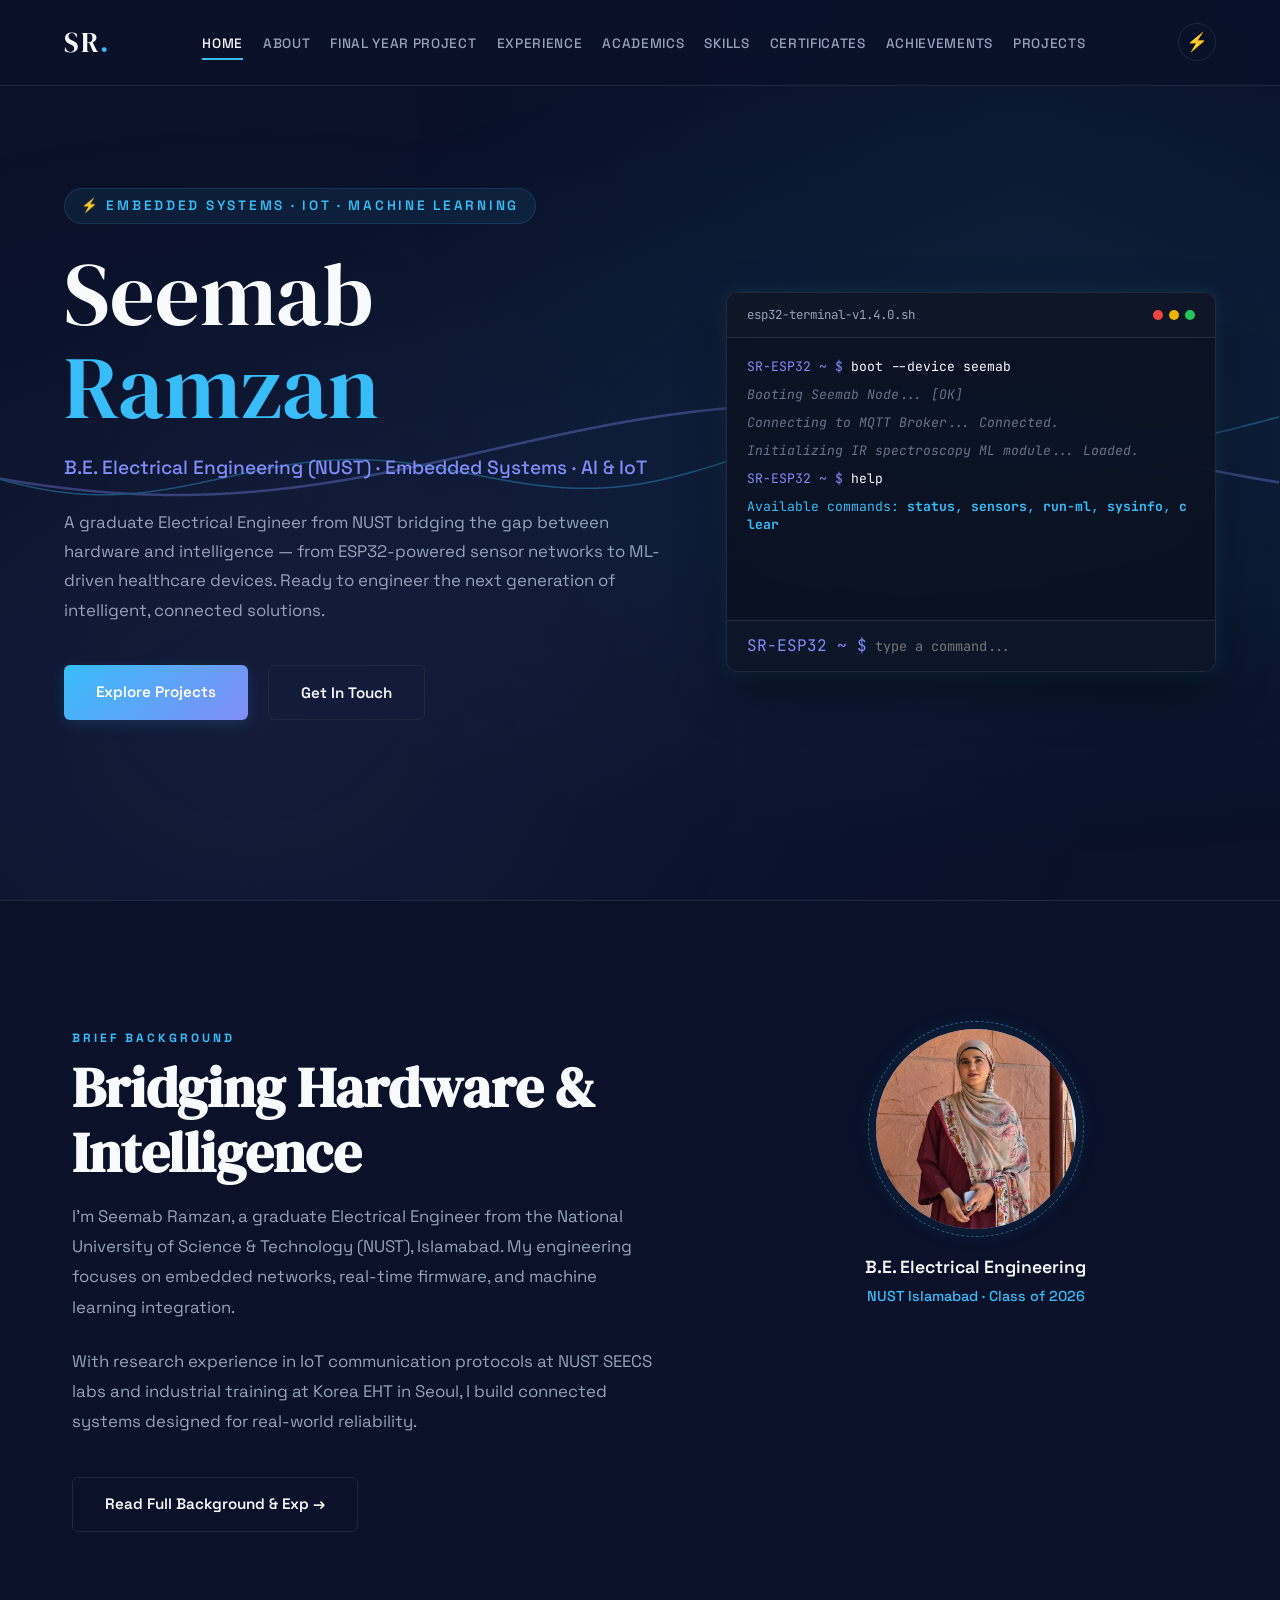
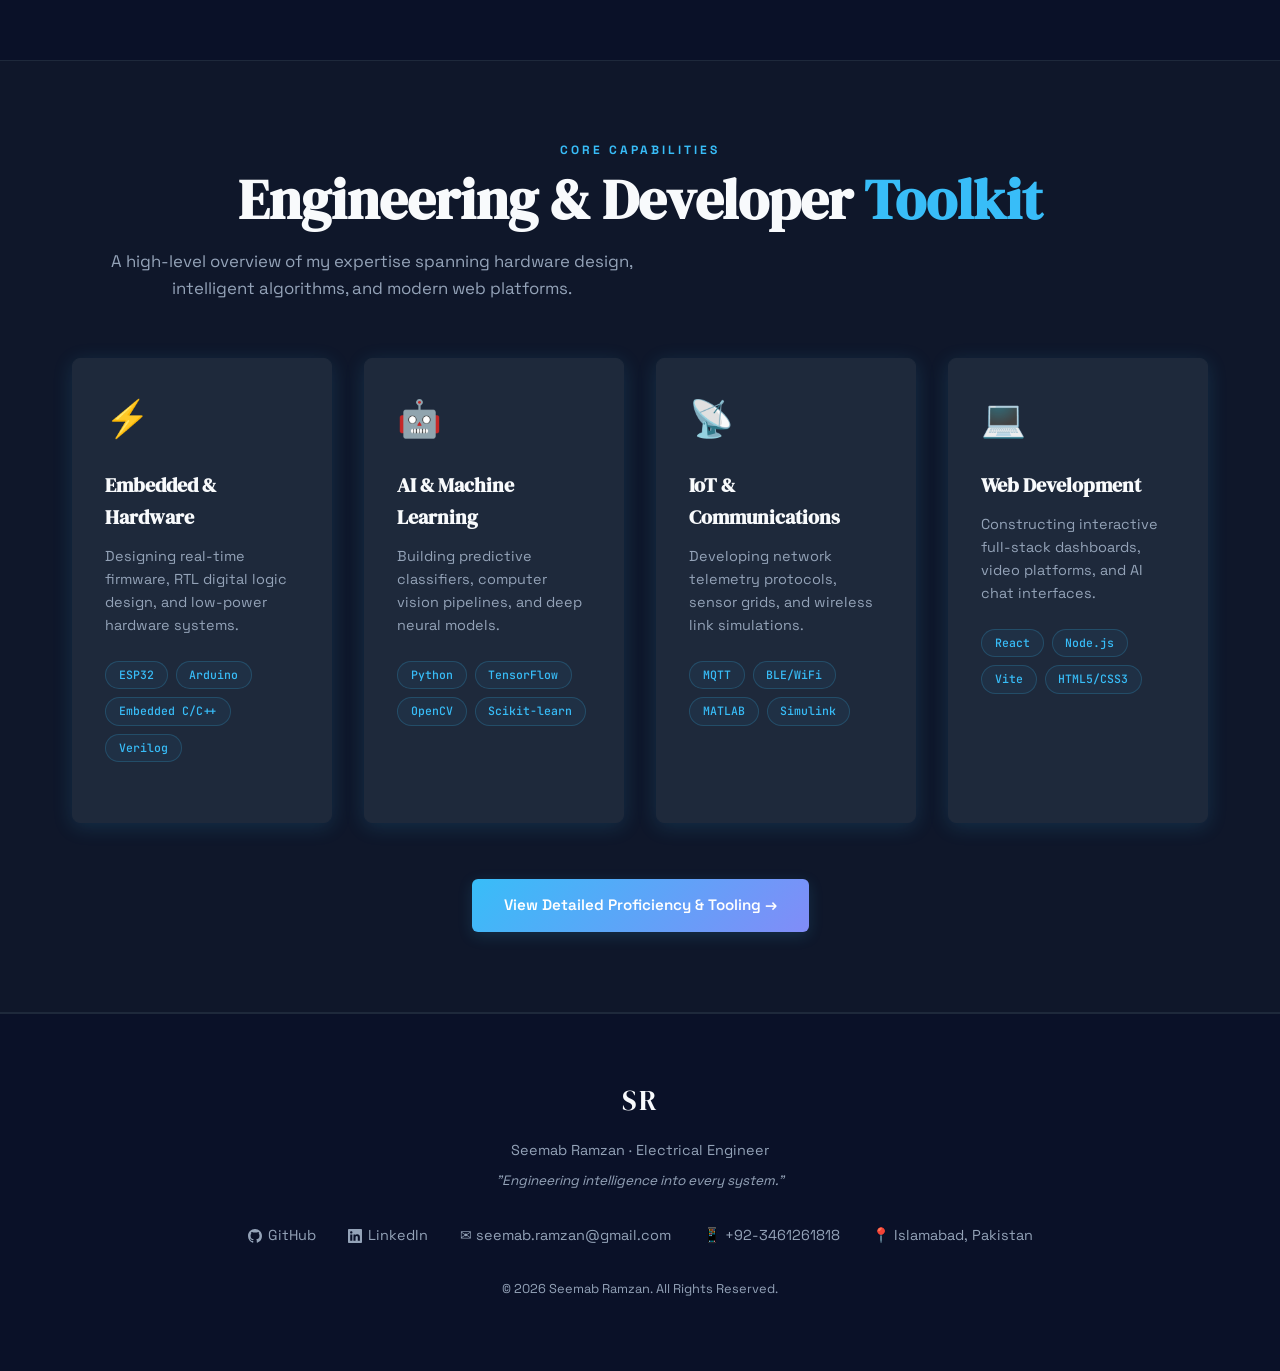
<file: index.html>
<!DOCTYPE html>
<html lang="en">
<head>
  <meta charset="UTF-8"/>
  <meta name="viewport" content="width=device-width, initial-scale=1.0"/>
  <title>Seemab Ramzan — Electrical Engineer | Home</title>
  <meta name="description" content="Portfolio of Seemab Ramzan, graduate Electrical Engineer from NUST. Specializing in Embedded Systems, IoT networks, and Machine Learning applications."/>
  <meta name="keywords" content="Seemab Ramzan, Electrical Engineer, NUST, IoT, ESP32, Embedded Systems, Machine Learning, Portfolio"/>
  <meta name="author" content="Seemab Ramzan"/>
  
  <!-- Open Graph -->
  <meta property="og:title" content="Seemab Ramzan — Electrical Engineer"/>
  <meta property="og:description" content="Exploring the intersection of hardware and intelligence — Embedded Systems, IoT networks, and Machine Learning."/>
  <meta property="og:type" content="website"/>
  
  <!-- Google Fonts -->
  <link rel="preconnect" href="https://fonts.googleapis.com">
  <link rel="preconnect" href="https://fonts.gstatic.com" crossorigin>
  <link href="https://fonts.googleapis.com/css2?family=Space+Grotesk:wght@300;400;500;600;700&family=DM+Serif+Display:ital@0;1&family=JetBrains+Mono:wght@400;500;700&display=swap" rel="stylesheet"/>
  
  <!-- Custom CSS -->
  <link rel="stylesheet" href="styles.css?v=15"/>
</head>
<body>

  <!-- Custom Cursor & Glow Backgrounds -->
  <div class="custom-cursor" id="customCursor"></div>
  <div class="glow-bg-radial"></div>

  <!-- NAVIGATION -->
  <nav id="navbar">
    <div class="logo" onclick="window.location.href='index.html'">SR<span>.</span></div>
    <ul class="nav-links" id="navLinks">
      <li><a href="index.html" class="active">Home</a></li>
      <li><a href="about.html">About</a></li>
      <li><a href="fyp.html">Final Year Project</a></li>
      <li><a href="experience.html">Experience</a></li>
      <li><a href="academics.html">Academics</a></li>
      <li><a href="skills.html">Skills</a></li>
      <li><a href="certificates.html">Certificates</a></li>
      <li><a href="achievements.html">Achievements</a></li>
      <li><a href="projects.html">Projects</a></li>
    </ul>
    <div class="nav-actions">
      <button class="theme-toggle" id="themeToggle" aria-label="Toggle theme">⚡</button>
      <div class="hamburger" id="hamburger" aria-label="Toggle menu">
        <span></span><span></span><span></span>
      </div>
    </div>
  </nav>

  <!-- HERO SECTION -->
  <section id="hero">
    <!-- Canvas for live interactive wave -->
    <canvas id="waveCanvas"></canvas>
    
    <div class="hero-bg"></div>
    <div class="hero-container">
      <div class="hero-content">
        <p class="hero-eyebrow">⚡ Embedded Systems · IoT · Machine Learning</p>
        <h1>Seemab<br><span class="accent-text">Ramzan</span></h1>
        <p class="hero-designations">B.E. Electrical Engineering (NUST) · Embedded Systems · AI & IoT</p>
        <p class="hero-intro">
          A graduate Electrical Engineer from NUST bridging the gap between hardware and intelligence — from ESP32-powered sensor networks to ML-driven healthcare devices. Ready to engineer the next generation of intelligent, connected solutions.
        </p>
        <div class="cta-group">
          <a href="projects.html" class="btn-primary">Explore Projects</a>
          <a href="#footer" class="btn-outline">Get In Touch</a>
        </div>

      </div>
      
      <!-- Interactive Terminal Simulator -->
      <div class="hero-widget">
        <div class="terminal-header">
          <span class="terminal-title">esp32-terminal-v1.4.0.sh</span>
          <div class="terminal-controls">
            <span></span><span></span><span></span>
          </div>
        </div>
        <div class="terminal-body" id="terminalBody">
          <div class="terminal-line"><span class="t-prompt">SR-ESP32 ~ $</span> boot --device seemab</div>
          <div class="terminal-line t-system">Booting Seemab Node... [OK]</div>
          <div class="terminal-line t-system">Connecting to MQTT Broker... Connected.</div>
          <div class="terminal-line t-system">Initializing IR spectroscopy ML module... Loaded.</div>
          <div class="terminal-line"><span class="t-prompt">SR-ESP32 ~ $</span> help</div>
          <div class="terminal-line t-output">Available commands: <strong>status</strong>, <strong>sensors</strong>, <strong>run-ml</strong>, <strong>sysinfo</strong>, <strong>clear</strong></div>
        </div>
        <div class="terminal-input-row">
          <span class="t-prompt">SR-ESP32 ~ $</span>
          <input type="text" id="terminalInput" placeholder="type a command..." autocomplete="off" spellcheck="false"/>
        </div>
      </div>
    </div>
  </section>

  <!-- MAIN SECTIONS -->
  <main>
    <!-- ABOUT SUMMARY SECTION -->
    <section id="about-summary" style="border-top: 1.5px solid var(--border); border-bottom: 1.5px solid var(--border);">
      <div class="container">
        <div class="about-grid">
          <div class="about-info">
            <p class="section-label">Brief Background</p>
            <h2 class="section-title">Bridging Hardware & Intelligence</h2>
            <div class="about-text">
              <p>I'm Seemab Ramzan, a graduate Electrical Engineer from the National University of Science & Technology (NUST), Islamabad. My engineering focuses on embedded networks, real-time firmware, and machine learning integration.</p>
              <p>With research experience in IoT communication protocols at NUST SEECS labs and industrial training at Korea EHT in Seoul, I build connected systems designed for real-world reliability.</p>
            </div>
            <a href="about.html" class="btn-outline" style="margin-top: 1rem; display: inline-block; width: fit-content;">Read Full Background & Exp →</a>
          </div>
          <div class="about-illustration">
            <div class="about-avatar" style="box-shadow: 0 0 25px rgba(var(--accent-rgb), 0.15);">
              <img src="Seemab.jpeg?v=6" alt="Seemab Ramzan" style="width: 100%; height: 100%; object-fit: cover; border-radius: 50%; display: block;"/>
            </div>
            <p class="avatar-title">B.E. Electrical Engineering</p>
            <p class="avatar-subtitle">NUST Islamabad · Class of 2026</p>
          </div>
        </div>
      </div>
    </section>

    <!-- SKILLS GLIMPSE SECTION -->
    <section id="skills-glimpse" style="background-color: var(--surface); border-bottom: 1.5px solid var(--border); padding: 5rem 0;">
      <div class="container">
        <div style="text-align: center; margin-bottom: 3.5rem;">
          <p class="section-label">Core Capabilities</p>
          <h2 class="section-title">Engineering & Developer <span class="accent-text">Toolkit</span></h2>
          <p class="section-sub">A high-level overview of my expertise spanning hardware design, intelligent algorithms, and modern web platforms.</p>
        </div>
        
        <div class="skills-glimpse-grid" style="display: grid; grid-template-columns: repeat(auto-fit, minmax(240px, 1fr)); gap: 2rem; margin-bottom: 3.5rem;">
          <!-- Card 1 -->
          <div class="glimpse-card" style="background: var(--card); border: 1.5px solid var(--border); border-radius: 8px; padding: 2rem; transition: var(--transition); position: relative; overflow: hidden; box-shadow: 0 4px 20px var(--glow);">
            <div style="font-size: 2.25rem; margin-bottom: 1.25rem;">⚡</div>
            <h3 style="font-size: 1.25rem; font-family: var(--font-heading); margin-bottom: 0.75rem;">Embedded & Hardware</h3>
            <p style="color: var(--muted); font-size: 0.9rem; line-height: 1.6; margin-bottom: 1.5rem;">Designing real-time firmware, RTL digital logic design, and low-power hardware systems.</p>
            <div class="tech-tags" style="gap: 0.5rem;">
              <span class="tech-tag">ESP32</span>
              <span class="tech-tag">Arduino</span>
              <span class="tech-tag">Embedded C/C++</span>
              <span class="tech-tag">Verilog</span>
            </div>
          </div>
          
          <!-- Card 2 -->
          <div class="glimpse-card" style="background: var(--card); border: 1.5px solid var(--border); border-radius: 8px; padding: 2rem; transition: var(--transition); position: relative; overflow: hidden; box-shadow: 0 4px 20px var(--glow);">
            <div style="font-size: 2.25rem; margin-bottom: 1.25rem;">🤖</div>
            <h3 style="font-size: 1.25rem; font-family: var(--font-heading); margin-bottom: 0.75rem;">AI & Machine Learning</h3>
            <p style="color: var(--muted); font-size: 0.9rem; line-height: 1.6; margin-bottom: 1.5rem;">Building predictive classifiers, computer vision pipelines, and deep neural models.</p>
            <div class="tech-tags" style="gap: 0.5rem;">
              <span class="tech-tag">Python</span>
              <span class="tech-tag">TensorFlow</span>
              <span class="tech-tag">OpenCV</span>
              <span class="tech-tag">Scikit-learn</span>
            </div>
          </div>
          
          <!-- Card 3 -->
          <div class="glimpse-card" style="background: var(--card); border: 1.5px solid var(--border); border-radius: 8px; padding: 2rem; transition: var(--transition); position: relative; overflow: hidden; box-shadow: 0 4px 20px var(--glow);">
            <div style="font-size: 2.25rem; margin-bottom: 1.25rem;">📡</div>
            <h3 style="font-size: 1.25rem; font-family: var(--font-heading); margin-bottom: 0.75rem;">IoT & Communications</h3>
            <p style="color: var(--muted); font-size: 0.9rem; line-height: 1.6; margin-bottom: 1.5rem;">Developing network telemetry protocols, sensor grids, and wireless link simulations.</p>
            <div class="tech-tags" style="gap: 0.5rem;">
              <span class="tech-tag">MQTT</span>
              <span class="tech-tag">BLE/WiFi</span>
              <span class="tech-tag">MATLAB</span>
              <span class="tech-tag">Simulink</span>
            </div>
          </div>
          
          <!-- Card 4 -->
          <div class="glimpse-card" style="background: var(--card); border: 1.5px solid var(--border); border-radius: 8px; padding: 2rem; transition: var(--transition); position: relative; overflow: hidden; box-shadow: 0 4px 20px var(--glow);">
            <div style="font-size: 2.25rem; margin-bottom: 1.25rem;">💻</div>
            <h3 style="font-size: 1.25rem; font-family: var(--font-heading); margin-bottom: 0.75rem;">Web Development</h3>
            <p style="color: var(--muted); font-size: 0.9rem; line-height: 1.6; margin-bottom: 1.5rem;">Constructing interactive full-stack dashboards, video platforms, and AI chat interfaces.</p>
            <div class="tech-tags" style="gap: 0.5rem;">
              <span class="tech-tag">React</span>
              <span class="tech-tag">Node.js</span>
              <span class="tech-tag">Vite</span>
              <span class="tech-tag">HTML5/CSS3</span>
            </div>
          </div>
        </div>
        
        <div style="text-align: center;">
          <a href="skills.html" class="btn-primary">View Detailed Proficiency & Tooling →</a>
        </div>
      </div>
    </section>
  </main>



  <!-- FOOTER -->
  <footer id="footer">
    <span class="logo">SR</span>
    <p>Seemab Ramzan · Electrical Engineer</p>
    <p class="footer-quote">"Engineering intelligence into every system."</p>
    <div class="footer-icons">
      <a href="https://github.com/Seemab77" target="_blank" rel="noopener noreferrer"><svg xmlns="http://www.w3.org/2000/svg" width="14" height="14" fill="currentColor" class="bi bi-github" viewBox="0 0 16 16" style="vertical-align: middle; margin-right: 6px; display: inline-block;"><path d="M8 0C3.58 0 0 3.58 0 8c0 3.54 2.29 6.53 5.47 7.59.4.07.55-.17.55-.38 0-.19-.01-.82-.01-1.49-2.01.37-2.53-.49-2.69-.94-.09-.23-.48-.94-.82-1.13-.28-.15-.68-.52-.01-.53.63-.01 1.08.58 1.23.82.72 1.21 1.87.87 2.33.66.07-.52.28-.87.51-1.07-1.78-.2-3.64-.89-3.64-3.95 0-.87.31-1.59.82-2.15-.08-.2-.36-1.02.08-2.12 0 0 .67-.21 2.2.82.64-.18 1.32-.27 2-.27.68 0 1.36.09 2 .27 1.53-1.04 2.2-.82 2.2-.82.44 1.1.16 1.92.08 2.12.51.56.82 1.27.82 2.15 0 3.07-1.87 3.75-3.65 3.95.29.25.54.73.54 1.48 0 1.07-.01 1.93-.01 2.2 0 .21.15.46.55.38A8.013 8.013 0 0 0 16 8c0-4.42-3.58-8-8-8z"/></svg>GitHub</a>
      <a href="https://linkedin.com/in/SeemabRamzan" target="_blank" rel="noopener noreferrer"><svg xmlns="http://www.w3.org/2000/svg" width="14" height="14" fill="currentColor" class="bi bi-linkedin" viewBox="0 0 16 16" style="vertical-align: middle; margin-right: 6px; display: inline-block;"><path d="M0 1.146C0 .513.526 0 1.175 0h13.65C15.474 0 16 .513 16 1.146v13.708c0 .633-.526 1.146-1.175 1.146H1.175C.526 16 0 15.487 0 14.854V1.146zm4.943 12.248V6.169H2.542v7.225h2.401zm-1.2-8.212c.837 0 1.358-.554 1.358-1.248-.015-.709-.52-1.248-1.342-1.248-.822 0-1.359.54-1.359 1.248 0 .694.521 1.248 1.327 1.248h.016zm4.908 8.212V9.359c0-.216.016-.432.08-.586.173-.431.568-.878 1.232-.878.869 0 1.216.662 1.216 1.634v3.865h2.401V9.25c0-2.22-1.184-3.252-2.764-3.252-1.274 0-1.845.7-2.165 1.193v.025h-.016a5.07 5.07 0 0 0 .016-.025V6.169h-2.4c.03.678 0 7.225 0 7.225h2.4z"/></svg>LinkedIn</a>
      <a href="mailto:seemab.ramzan@gmail.com">✉ seemab.ramzan@gmail.com</a>
      <a href="tel:+923461261818">📱 +92-3461261818</a>
      <a href="https://maps.google.com/?q=Islamabad,%20Pakistan" target="_blank" rel="noopener noreferrer">📍 Islamabad, Pakistan</a>
    </div>
    <p class="copyright">&copy; 2026 Seemab Ramzan. All Rights Reserved.</p>
  </footer>

  <!-- Custom JavaScript -->
  <script src="app.js?v=3"></script>
</body>
</html>
</file>
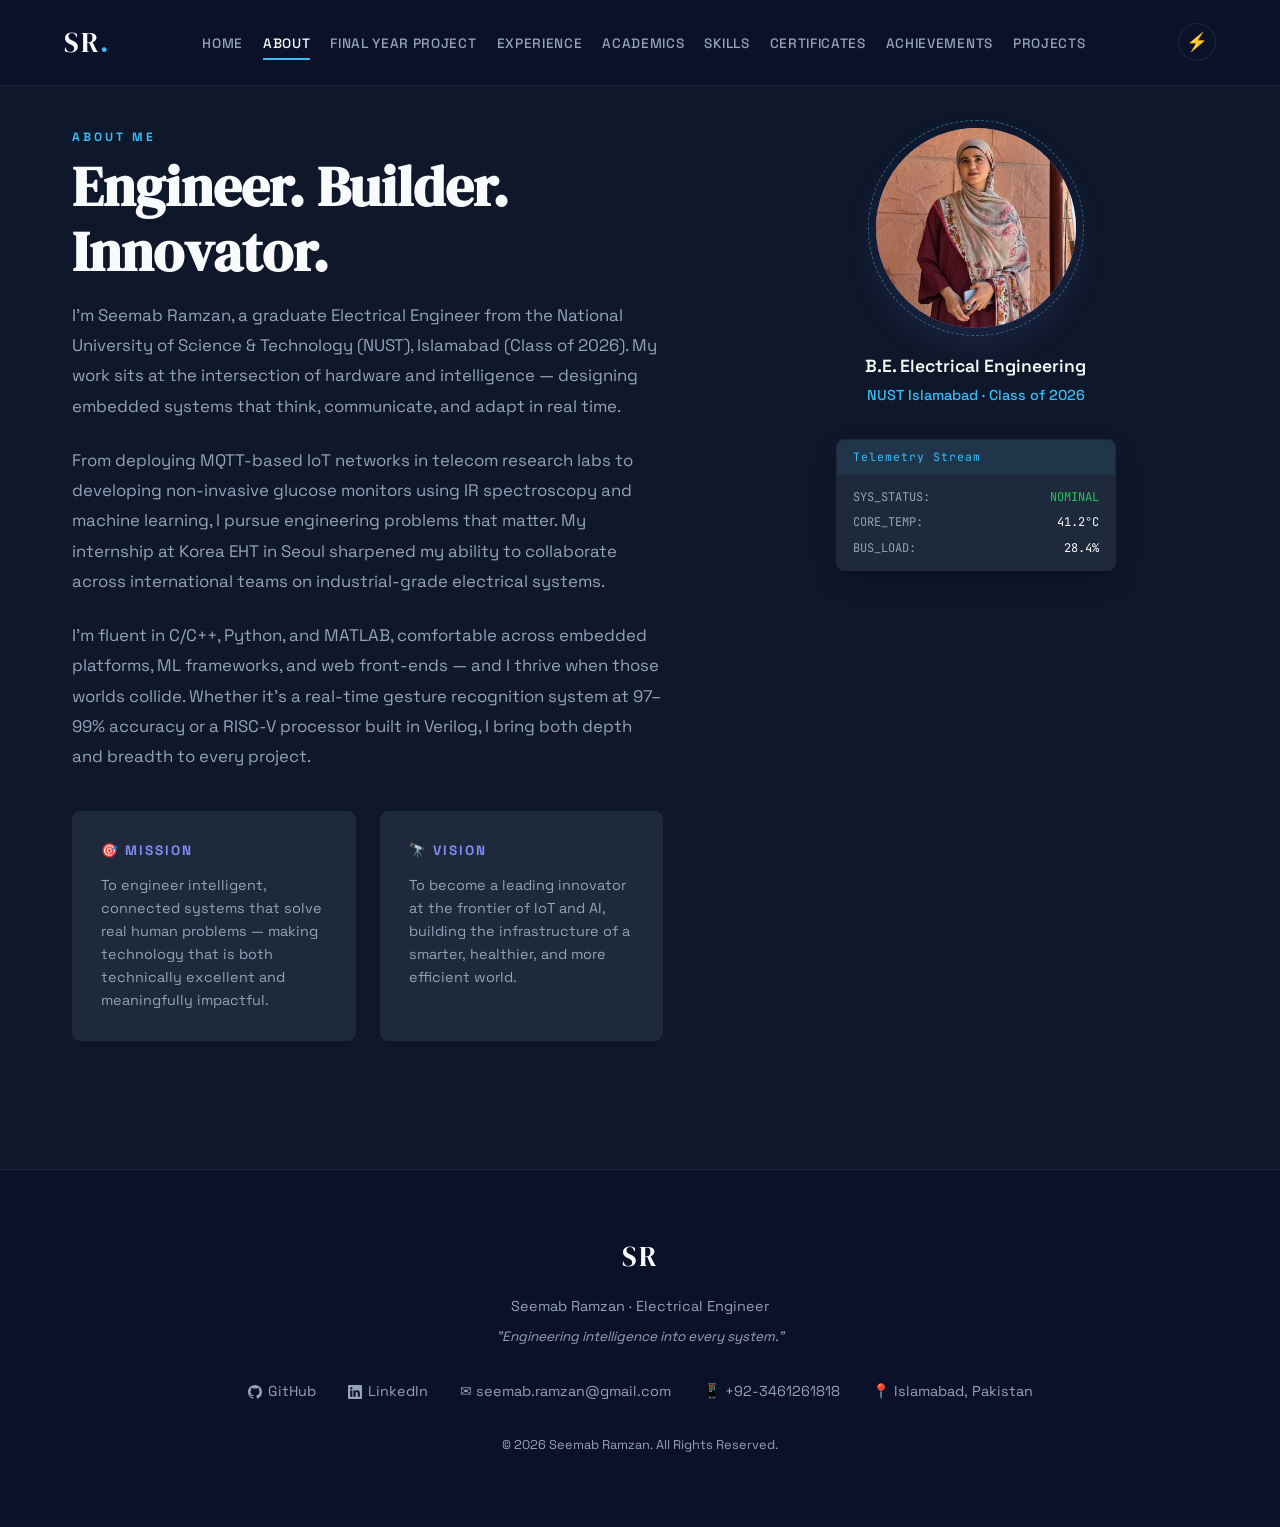
<file: about.html>
<!DOCTYPE html>
<html lang="en">
<head>
  <meta charset="UTF-8"/>
  <meta name="viewport" content="width=device-width, initial-scale=1.0"/>
  <title>Seemab Ramzan — Electrical Engineer | About & Experience</title>
  <meta name="description" content="Biography, education, and career details of Seemab Ramzan, graduate Electrical Engineer from NUST."/>
  <meta name="keywords" content="Seemab Ramzan, Education, NUST, Career, Experience, Skills, Certifications, ACM NUST"/>
  <meta name="author" content="Seemab Ramzan"/>
  
  <!-- Google Fonts -->
  <link rel="preconnect" href="https://fonts.googleapis.com">
  <link rel="preconnect" href="https://fonts.gstatic.com" crossorigin>
  <link href="https://fonts.googleapis.com/css2?family=Space+Grotesk:wght@300;400;500;600;700&family=DM+Serif+Display:ital@0;1&family=JetBrains+Mono:wght@400;500;700&display=swap" rel="stylesheet"/>
  
  <!-- Custom CSS -->
  <link rel="stylesheet" href="styles.css?v=15"/>
</head>
<body>

  <!-- Custom Cursor & Glow Backgrounds -->
  <div class="custom-cursor" id="customCursor"></div>
  <div class="glow-bg-radial"></div>

  <!-- NAVIGATION -->
  <nav id="navbar">
    <div class="logo" onclick="window.location.href='index.html'">SR<span>.</span></div>
    <ul class="nav-links" id="navLinks">
      <li><a href="index.html">Home</a></li>
      <li><a href="about.html" class="active">About</a></li>
      <li><a href="fyp.html">Final Year Project</a></li>
      <li><a href="experience.html">Experience</a></li>
      <li><a href="academics.html">Academics</a></li>
      <li><a href="skills.html">Skills</a></li>
      <li><a href="certificates.html">Certificates</a></li>
      <li><a href="achievements.html">Achievements</a></li>
      <li><a href="projects.html">Projects</a></li>
    </ul>
    <div class="nav-actions">
      <button class="theme-toggle" id="themeToggle" aria-label="Toggle theme">⚡</button>
      <div class="hamburger" id="hamburger" aria-label="Toggle menu">
        <span></span><span></span><span></span>
      </div>
    </div>
  </nav>

  <main>
    <!-- ABOUT SECTION -->
    <section id="about">
      <div class="container">
        <div class="about-grid">
          <div class="about-info">
            <p class="section-label">About Me</p>
            <h2 class="section-title">Engineer. Builder.<br>Innovator.</h2>
            <div class="about-text">
              <p>I'm Seemab Ramzan, a graduate Electrical Engineer from the National University of Science & Technology (NUST), Islamabad (Class of 2026). My work sits at the intersection of hardware and intelligence — designing embedded systems that think, communicate, and adapt in real time.</p>
              <p>From deploying MQTT-based IoT networks in telecom research labs to developing non-invasive glucose monitors using IR spectroscopy and machine learning, I pursue engineering problems that matter. My internship at Korea EHT in Seoul sharpened my ability to collaborate across international teams on industrial-grade electrical systems.</p>
              <p>I'm fluent in C/C++, Python, and MATLAB, comfortable across embedded platforms, ML frameworks, and web front-ends — and I thrive when those worlds collide. Whether it's a real-time gesture recognition system at 97–99% accuracy or a RISC-V processor built in Verilog, I bring both depth and breadth to every project.</p>
            </div>
            
            <div class="mv-cards">
              <div class="mv-card" id="missionCard">
                <h4>🎯 Mission</h4>
                <p>To engineer intelligent, connected systems that solve real human problems — making technology that is both technically excellent and meaningfully impactful.</p>
              </div>
              <div class="mv-card" id="visionCard">
                <h4>🔭 Vision</h4>
                <p>To become a leading innovator at the frontier of IoT and AI, building the infrastructure of a smarter, healthier, and more efficient world.</p>
              </div>
            </div>
          </div>
          
          <div class="about-illustration">
            <div class="about-avatar" id="aboutAvatar">
              <img src="Seemab.jpeg?v=6" alt="Seemab Ramzan" style="width: 100%; height: 100%; object-fit: cover; border-radius: 50%; display: block;"/>
            </div>
            <p class="avatar-title">B.E. Electrical Engineering</p>
            <p class="avatar-subtitle">NUST Islamabad · Class of 2026</p>
            
            <!-- High Tech Signal Graph Widget -->
            <div class="tech-radar-widget">
              <div class="tech-radar-header">Telemetry Stream</div>
              <div class="tech-radar-content">
                <div class="radar-row"><span>SYS_STATUS:</span><span class="t-green">NOMINAL</span></div>
                <div class="radar-row"><span>CORE_TEMP:</span><span>41.2°C</span></div>
                <div class="radar-row"><span>BUS_LOAD:</span><span>28.4%</span></div>
              </div>
            </div>
          </div>
        </div>
      </div>
    </section>
  </main>



  <!-- FOOTER -->
  <footer id="footer">
    <span class="logo">SR</span>
    <p>Seemab Ramzan · Electrical Engineer</p>
    <p class="footer-quote">"Engineering intelligence into every system."</p>
    <div class="footer-icons">
      <a href="https://github.com/Seemab77" target="_blank" rel="noopener noreferrer"><svg xmlns="http://www.w3.org/2000/svg" width="14" height="14" fill="currentColor" class="bi bi-github" viewBox="0 0 16 16" style="vertical-align: middle; margin-right: 6px; display: inline-block;"><path d="M8 0C3.58 0 0 3.58 0 8c0 3.54 2.29 6.53 5.47 7.59.4.07.55-.17.55-.38 0-.19-.01-.82-.01-1.49-2.01.37-2.53-.49-2.69-.94-.09-.23-.48-.94-.82-1.13-.28-.15-.68-.52-.01-.53.63-.01 1.08.58 1.23.82.72 1.21 1.87.87 2.33.66.07-.52.28-.87.51-1.07-1.78-.2-3.64-.89-3.64-3.95 0-.87.31-1.59.82-2.15-.08-.2-.36-1.02.08-2.12 0 0 .67-.21 2.2.82.64-.18 1.32-.27 2-.27.68 0 1.36.09 2 .27 1.53-1.04 2.2-.82 2.2-.82.44 1.1.16 1.92.08 2.12.51.56.82 1.27.82 2.15 0 3.07-1.87 3.75-3.65 3.95.29.25.54.73.54 1.48 0 1.07-.01 1.93-.01 2.2 0 .21.15.46.55.38A8.013 8.013 0 0 0 16 8c0-4.42-3.58-8-8-8z"/></svg>GitHub</a>
      <a href="https://linkedin.com/in/SeemabRamzan" target="_blank" rel="noopener noreferrer"><svg xmlns="http://www.w3.org/2000/svg" width="14" height="14" fill="currentColor" class="bi bi-linkedin" viewBox="0 0 16 16" style="vertical-align: middle; margin-right: 6px; display: inline-block;"><path d="M0 1.146C0 .513.526 0 1.175 0h13.65C15.474 0 16 .513 16 1.146v13.708c0 .633-.526 1.146-1.175 1.146H1.175C.526 16 0 15.487 0 14.854V1.146zm4.943 12.248V6.169H2.542v7.225h2.401zm-1.2-8.212c.837 0 1.358-.554 1.358-1.248-.015-.709-.52-1.248-1.342-1.248-.822 0-1.359.54-1.359 1.248 0 .694.521 1.248 1.327 1.248h.016zm4.908 8.212V9.359c0-.216.016-.432.08-.586.173-.431.568-.878 1.232-.878.869 0 1.216.662 1.216 1.634v3.865h2.401V9.25c0-2.22-1.184-3.252-2.764-3.252-1.274 0-1.845.7-2.165 1.193v.025h-.016a5.07 5.07 0 0 0 .016-.025V6.169h-2.4c.03.678 0 7.225 0 7.225h2.4z"/></svg>LinkedIn</a>
      <a href="mailto:seemab.ramzan@gmail.com">✉ seemab.ramzan@gmail.com</a>
      <a href="tel:+923461261818">📱 +92-3461261818</a>
      <a href="https://maps.google.com/?q=Islamabad,%20Pakistan" target="_blank" rel="noopener noreferrer">📍 Islamabad, Pakistan</a>
    </div>
    <p class="copyright">&copy; 2026 Seemab Ramzan. All Rights Reserved.</p>
  </footer>

  <!-- Custom JavaScript -->
  <script src="app.js"></script>
</body>
</html>
</file>
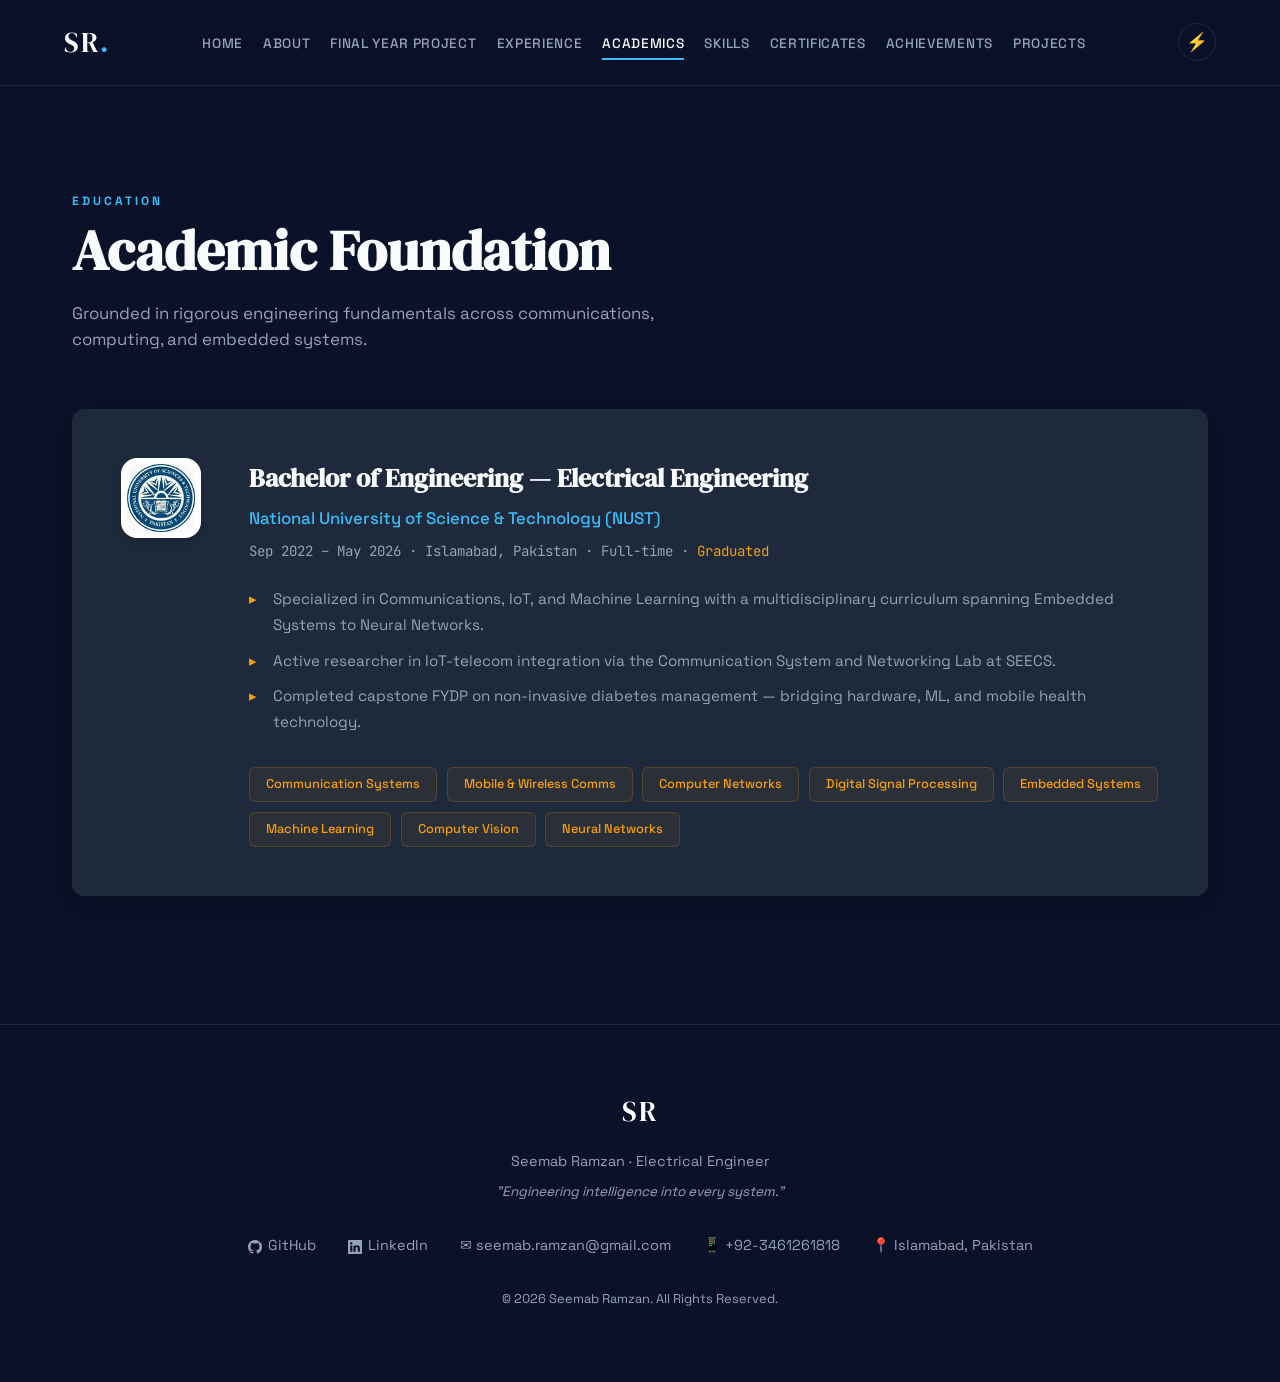
<file: academics.html>
<!DOCTYPE html>
<html lang="en">
<head>
  <meta charset="UTF-8"/>
  <meta name="viewport" content="width=device-width, initial-scale=1.0"/>
  <title>Seemab Ramzan — Electrical Engineer | Academics</title>
  <meta name="description" content="Academic details of Seemab Ramzan, graduate Electrical Engineer from NUST."/>
  <meta name="keywords" content="Seemab Ramzan, Academics, Education, NUST, Degree, Coursework"/>
  <meta name="author" content="Seemab Ramzan"/>
  
  <!-- Google Fonts -->
  <link rel="preconnect" href="https://fonts.googleapis.com">
  <link rel="preconnect" href="https://fonts.gstatic.com" crossorigin>
  <link href="https://fonts.googleapis.com/css2?family=Space+Grotesk:wght@300;400;500;600;700&family=DM+Serif+Display:ital@0;1&family=JetBrains+Mono:wght@400;500;700&display=swap" rel="stylesheet"/>
  
  <!-- Custom CSS -->
  <link rel="stylesheet" href="styles.css?v=15"/>
</head>
<body>

  <!-- Custom Cursor & Glow Backgrounds -->
  <div class="custom-cursor" id="customCursor"></div>
  <div class="glow-bg-radial"></div>

  <!-- NAVIGATION -->
  <nav id="navbar">
    <div class="logo" onclick="window.location.href='index.html'">SR<span>.</span></div>
    <ul class="nav-links" id="navLinks">
      <li><a href="index.html">Home</a></li>
      <li><a href="about.html">About</a></li>
      <li><a href="fyp.html">Final Year Project</a></li>
      <li><a href="experience.html">Experience</a></li>
      <li><a href="academics.html" class="active">Academics</a></li>
      <li><a href="skills.html">Skills</a></li>
      <li><a href="certificates.html">Certificates</a></li>
      <li><a href="achievements.html">Achievements</a></li>
      <li><a href="projects.html">Projects</a></li>
    </ul>
    <div class="nav-actions">
      <button class="theme-toggle" id="themeToggle" aria-label="Toggle theme">⚡</button>
      <div class="hamburger" id="hamburger" aria-label="Toggle menu">
        <span></span><span></span><span></span>
      </div>
    </div>
  </nav>

  <main>
    <!-- EDUCATION SECTION -->
    <section id="education" style="margin-top: 4rem;">
      <div class="container">
        <p class="section-label">Education</p>
        <h2 class="section-title">Academic Foundation</h2>
        <p class="section-sub">Grounded in rigorous engineering fundamentals across communications, computing, and embedded systems.</p>
        
        <div class="edu-card reveal-fade">
          <div class="edu-icon" style="background: #ffffff; padding: 6px; box-shadow: 0 4px 10px rgba(0,0,0,0.15); display: flex; align-items: center; justify-content: center;">
            <img src="download.jfif" alt="NUST Logo" style="width: 100%; height: 100%; object-fit: contain; border-radius: 10px;"/>
          </div>
          <div class="edu-info">
            <h3>Bachelor of Engineering — Electrical Engineering</h3>
            <p class="inst">National University of Science & Technology (NUST)</p>
            <p class="dur">Sep 2022 – May 2026 · Islamabad, Pakistan · Full-time · <span class="gold-text">Graduated</span></p>
            <ul class="edu-details">
              <li>Specialized in Communications, IoT, and Machine Learning with a multidisciplinary curriculum spanning Embedded Systems to Neural Networks.</li>
              <li>Active researcher in IoT-telecom integration via the Communication System and Networking Lab at SEECS.</li>
              <li>Completed capstone FYDP on non-invasive diabetes management — bridging hardware, ML, and mobile health technology.</li>
            </ul>
            <div class="coursework">
              <span class="course-tag">Communication Systems</span>
              <span class="course-tag">Mobile & Wireless Comms</span>
              <span class="course-tag">Computer Networks</span>
              <span class="course-tag">Digital Signal Processing</span>
              <span class="course-tag">Embedded Systems</span>
              <span class="course-tag">Machine Learning</span>
              <span class="course-tag">Computer Vision</span>
              <span class="course-tag">Neural Networks</span>
            </div>
          </div>
        </div>
      </div>
    </section>
  </main>



  <!-- FOOTER -->
  <footer id="footer">
    <span class="logo">SR</span>
    <p>Seemab Ramzan · Electrical Engineer</p>
    <p class="footer-quote">"Engineering intelligence into every system."</p>
    <div class="footer-icons">
      <a href="https://github.com/Seemab77" target="_blank" rel="noopener noreferrer"><svg xmlns="http://www.w3.org/2000/svg" width="14" height="14" fill="currentColor" class="bi bi-github" viewBox="0 0 16 16" style="vertical-align: middle; margin-right: 6px; display: inline-block;"><path d="M8 0C3.58 0 0 3.58 0 8c0 3.54 2.29 6.53 5.47 7.59.4.07.55-.17.55-.38 0-.19-.01-.82-.01-1.49-2.01.37-2.53-.49-2.69-.94-.09-.23-.48-.94-.82-1.13-.28-.15-.68-.52-.01-.53.63-.01 1.08.58 1.23.82.72 1.21 1.87.87 2.33.66.07-.52.28-.87.51-1.07-1.78-.2-3.64-.89-3.64-3.95 0-.87.31-1.59.82-2.15-.08-.2-.36-1.02.08-2.12 0 0 .67-.21 2.2.82.64-.18 1.32-.27 2-.27.68 0 1.36.09 2 .27 1.53-1.04 2.2-.82 2.2-.82.44 1.1.16 1.92.08 2.12.51.56.82 1.27.82 2.15 0 3.07-1.87 3.75-3.65 3.95.29.25.54.73.54 1.48 0 1.07-.01 1.93-.01 2.2 0 .21.15.46.55.38A8.013 8.013 0 0 0 16 8c0-4.42-3.58-8-8-8z"/></svg>GitHub</a>
      <a href="https://linkedin.com/in/SeemabRamzan" target="_blank" rel="noopener noreferrer"><svg xmlns="http://www.w3.org/2000/svg" width="14" height="14" fill="currentColor" class="bi bi-linkedin" viewBox="0 0 16 16" style="vertical-align: middle; margin-right: 6px; display: inline-block;"><path d="M0 1.146C0 .513.526 0 1.175 0h13.65C15.474 0 16 .513 16 1.146v13.708c0 .633-.526 1.146-1.175 1.146H1.175C.526 16 0 15.487 0 14.854V1.146zm4.943 12.248V6.169H2.542v7.225h2.401zm-1.2-8.212c.837 0 1.358-.554 1.358-1.248-.015-.709-.52-1.248-1.342-1.248-.822 0-1.359.54-1.359 1.248 0 .694.521 1.248 1.327 1.248h.016zm4.908 8.212V9.359c0-.216.016-.432.08-.586.173-.431.568-.878 1.232-.878.869 0 1.216.662 1.216 1.634v3.865h2.401V9.25c0-2.22-1.184-3.252-2.764-3.252-1.274 0-1.845.7-2.165 1.193v.025h-.016a5.07 5.07 0 0 0 .016-.025V6.169h-2.4c.03.678 0 7.225 0 7.225h2.4z"/></svg>LinkedIn</a>
      <a href="mailto:seemab.ramzan@gmail.com">✉ seemab.ramzan@gmail.com</a>
      <a href="tel:+923461261818">📱 +92-3461261818</a>
      <a href="https://maps.google.com/?q=Islamabad,%20Pakistan" target="_blank" rel="noopener noreferrer">📍 Islamabad, Pakistan</a>
    </div>
    <p class="copyright">&copy; 2026 Seemab Ramzan. All Rights Reserved.</p>
  </footer>

  <!-- Custom JavaScript -->
  <script src="app.js"></script>
</body>
</html>
</file>
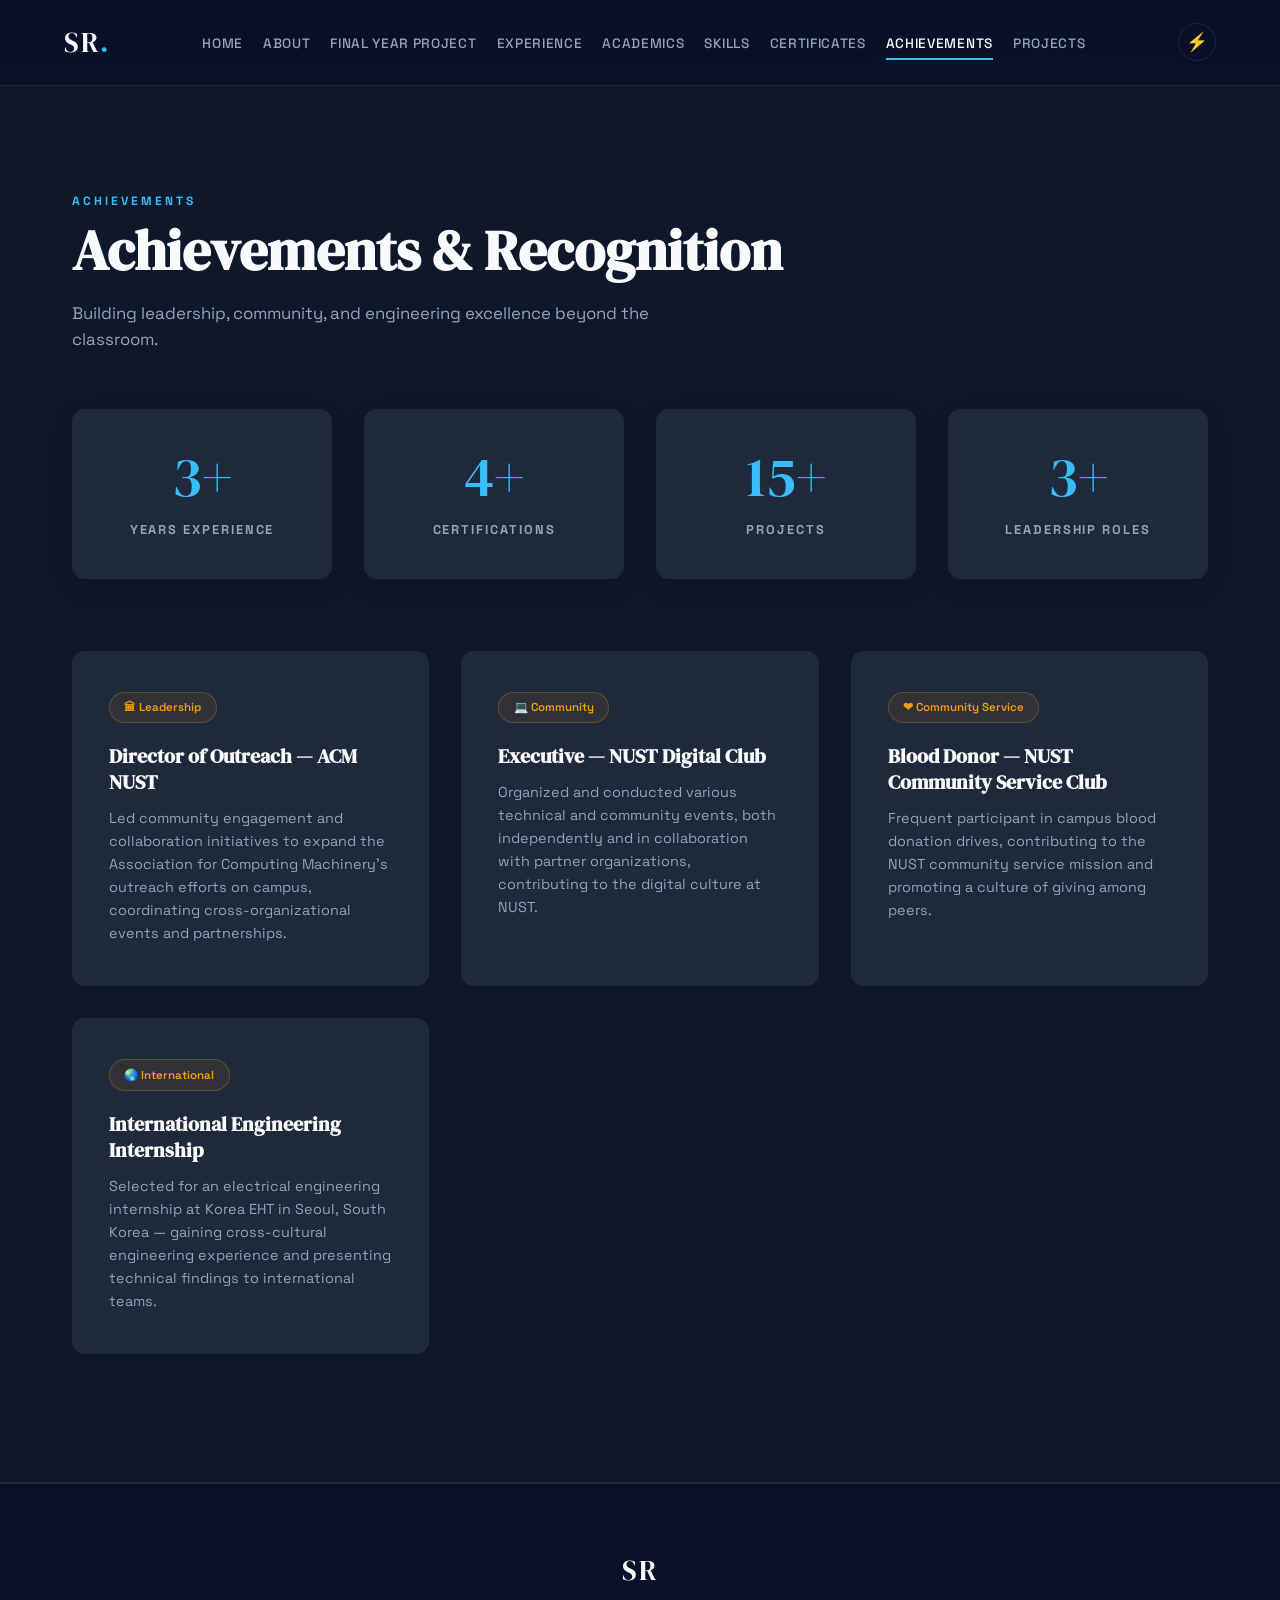
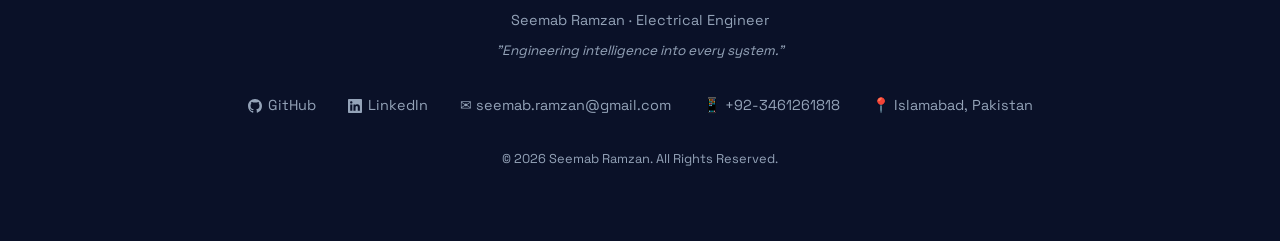
<file: achievements.html>
<!DOCTYPE html>
<html lang="en">
<head>
  <meta charset="UTF-8"/>
  <meta name="viewport" content="width=device-width, initial-scale=1.0"/>
  <title>Seemab Ramzan — Electrical Engineer | Achievements</title>
  <meta name="description" content="Achievements and recognition of Seemab Ramzan, graduate Electrical Engineer from NUST."/>
  <meta name="keywords" content="Seemab Ramzan, Achievements, Leadership, ACM NUST, Digital Club, Volunteer"/>
  <meta name="author" content="Seemab Ramzan"/>
  
  <!-- Google Fonts -->
  <link rel="preconnect" href="https://fonts.googleapis.com">
  <link rel="preconnect" href="https://fonts.gstatic.com" crossorigin>
  <link href="https://fonts.googleapis.com/css2?family=Space+Grotesk:wght@300;400;500;600;700&family=DM+Serif+Display:ital@0;1&family=JetBrains+Mono:wght@400;500;700&display=swap" rel="stylesheet"/>
  
  <!-- Custom CSS -->
  <link rel="stylesheet" href="styles.css?v=15"/>
</head>
<body>

  <!-- Custom Cursor & Glow Backgrounds -->
  <div class="custom-cursor" id="customCursor"></div>
  <div class="glow-bg-radial"></div>

  <!-- NAVIGATION -->
  <nav id="navbar">
    <div class="logo" onclick="window.location.href='index.html'">SR<span>.</span></div>
    <ul class="nav-links" id="navLinks">
      <li><a href="index.html">Home</a></li>
      <li><a href="about.html">About</a></li>
      <li><a href="fyp.html">Final Year Project</a></li>
      <li><a href="experience.html">Experience</a></li>
      <li><a href="academics.html">Academics</a></li>
      <li><a href="skills.html">Skills</a></li>
      <li><a href="certificates.html">Certificates</a></li>
      <li><a href="achievements.html" class="active">Achievements</a></li>
      <li><a href="projects.html">Projects</a></li>
    </ul>
    <div class="nav-actions">
      <button class="theme-toggle" id="themeToggle" aria-label="Toggle theme">⚡</button>
      <div class="hamburger" id="hamburger" aria-label="Toggle menu">
        <span></span><span></span><span></span>
      </div>
    </div>
  </nav>

  <main>
    <!-- ACHIEVEMENTS SECTION -->
    <section id="achievements" style="background-color: var(--surface); margin-top: 4rem; border-bottom: 1.5px solid var(--border);">
      <div class="container">
        <p class="section-label">Achievements</p>
        <h2 class="section-title">Achievements & Recognition</h2>
        <p class="section-sub">Building leadership, community, and engineering excellence beyond the classroom.</p>
        
        <div class="stats-row" id="statsRow">
          <div class="stat-box">
            <span class="stat-num" data-count="3">0</span>
            <span class="stat-label">Years Experience</span>
          </div>
          <div class="stat-box">
            <span class="stat-num" data-count="4">0</span>
            <span class="stat-label">Certifications</span>
          </div>
          <div class="stat-box">
            <span class="stat-num" data-count="15">0</span>
            <span class="stat-label">Projects</span>
          </div>
          <div class="stat-box">
            <span class="stat-num" data-count="3">0</span>
            <span class="stat-label">Leadership Roles</span>
          </div>
        </div>
        
        <div class="achieve-grid">
          <div class="achieve-card">
            <span class="achieve-badge">🏛 Leadership</span>
            <h3>Director of Outreach — ACM NUST</h3>
            <p>Led community engagement and collaboration initiatives to expand the Association for Computing Machinery's outreach efforts on campus, coordinating cross-organizational events and partnerships.</p>
          </div>
          <div class="achieve-card">
            <span class="achieve-badge">💻 Community</span>
            <h3>Executive — NUST Digital Club</h3>
            <p>Organized and conducted various technical and community events, both independently and in collaboration with partner organizations, contributing to the digital culture at NUST.</p>
          </div>
          <div class="achieve-card">
            <span class="achieve-badge">❤ Community Service</span>
            <h3>Blood Donor — NUST Community Service Club</h3>
            <p>Frequent participant in campus blood donation drives, contributing to the NUST community service mission and promoting a culture of giving among peers.</p>
          </div>
          <div class="achieve-card">
            <span class="achieve-badge">🌏 International</span>
            <h3>International Engineering Internship</h3>
            <p>Selected for an electrical engineering internship at Korea EHT in Seoul, South Korea — gaining cross-cultural engineering experience and presenting technical findings to international teams.</p>
          </div>
        </div>
      </div>
    </section>
  </main>



  <!-- FOOTER -->
  <footer id="footer">
    <span class="logo">SR</span>
    <p>Seemab Ramzan · Electrical Engineer</p>
    <p class="footer-quote">"Engineering intelligence into every system."</p>
    <div class="footer-icons">
      <a href="https://github.com/Seemab77" target="_blank" rel="noopener noreferrer"><svg xmlns="http://www.w3.org/2000/svg" width="14" height="14" fill="currentColor" class="bi bi-github" viewBox="0 0 16 16" style="vertical-align: middle; margin-right: 6px; display: inline-block;"><path d="M8 0C3.58 0 0 3.58 0 8c0 3.54 2.29 6.53 5.47 7.59.4.07.55-.17.55-.38 0-.19-.01-.82-.01-1.49-2.01.37-2.53-.49-2.69-.94-.09-.23-.48-.94-.82-1.13-.28-.15-.68-.52-.01-.53.63-.01 1.08.58 1.23.82.72 1.21 1.87.87 2.33.66.07-.52.28-.87.51-1.07-1.78-.2-3.64-.89-3.64-3.95 0-.87.31-1.59.82-2.15-.08-.2-.36-1.02.08-2.12 0 0 .67-.21 2.2.82.64-.18 1.32-.27 2-.27.68 0 1.36.09 2 .27 1.53-1.04 2.2-.82 2.2-.82.44 1.1.16 1.92.08 2.12.51.56.82 1.27.82 2.15 0 3.07-1.87 3.75-3.65 3.95.29.25.54.73.54 1.48 0 1.07-.01 1.93-.01 2.2 0 .21.15.46.55.38A8.013 8.013 0 0 0 16 8c0-4.42-3.58-8-8-8z"/></svg>GitHub</a>
      <a href="https://linkedin.com/in/SeemabRamzan" target="_blank" rel="noopener noreferrer"><svg xmlns="http://www.w3.org/2000/svg" width="14" height="14" fill="currentColor" class="bi bi-linkedin" viewBox="0 0 16 16" style="vertical-align: middle; margin-right: 6px; display: inline-block;"><path d="M0 1.146C0 .513.526 0 1.175 0h13.65C15.474 0 16 .513 16 1.146v13.708c0 .633-.526 1.146-1.175 1.146H1.175C.526 16 0 15.487 0 14.854V1.146zm4.943 12.248V6.169H2.542v7.225h2.401zm-1.2-8.212c.837 0 1.358-.554 1.358-1.248-.015-.709-.52-1.248-1.342-1.248-.822 0-1.359.54-1.359 1.248 0 .694.521 1.248 1.327 1.248h.016zm4.908 8.212V9.359c0-.216.016-.432.08-.586.173-.431.568-.878 1.232-.878.869 0 1.216.662 1.216 1.634v3.865h2.401V9.25c0-2.22-1.184-3.252-2.764-3.252-1.274 0-1.845.7-2.165 1.193v.025h-.016a5.07 5.07 0 0 0 .016-.025V6.169h-2.4c.03.678 0 7.225 0 7.225h2.4z"/></svg>LinkedIn</a>
      <a href="mailto:seemab.ramzan@gmail.com">✉ seemab.ramzan@gmail.com</a>
      <a href="tel:+923461261818">📱 +92-3461261818</a>
      <a href="https://maps.google.com/?q=Islamabad,%20Pakistan" target="_blank" rel="noopener noreferrer">📍 Islamabad, Pakistan</a>
    </div>
    <p class="copyright">&copy; 2026 Seemab Ramzan. All Rights Reserved.</p>
  </footer>

  <!-- Custom JavaScript -->
  <script src="app.js"></script>
</body>
</html>
</file>
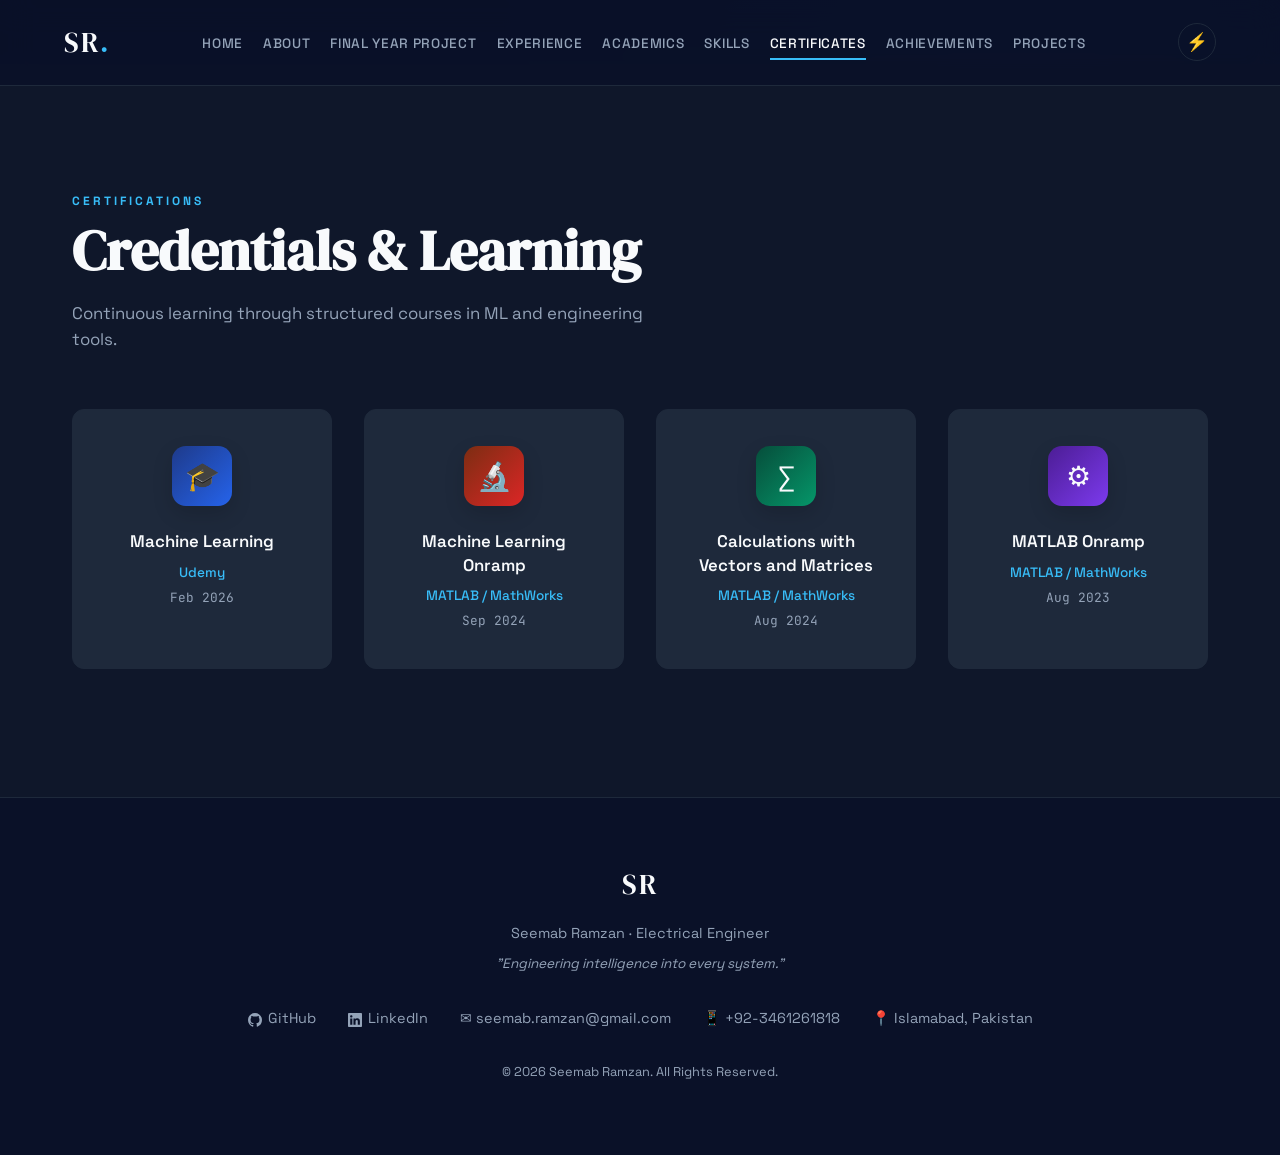
<file: certificates.html>
<!DOCTYPE html>
<html lang="en">
<head>
  <meta charset="UTF-8"/>
  <meta name="viewport" content="width=device-width, initial-scale=1.0"/>
  <title>Seemab Ramzan — Electrical Engineer | Certificates</title>
  <meta name="description" content="Certifications and qualifications of Seemab Ramzan, graduate Electrical Engineer from NUST."/>
  <meta name="keywords" content="Seemab Ramzan, Certifications, Credentials, Udemy, MATLAB, MathWorks"/>
  <meta name="author" content="Seemab Ramzan"/>
  
  <!-- Google Fonts -->
  <link rel="preconnect" href="https://fonts.googleapis.com">
  <link rel="preconnect" href="https://fonts.gstatic.com" crossorigin>
  <link href="https://fonts.googleapis.com/css2?family=Space+Grotesk:wght@300;400;500;600;700&family=DM+Serif+Display:ital@0;1&family=JetBrains+Mono:wght@400;500;700&display=swap" rel="stylesheet"/>
  
  <!-- Custom CSS -->
  <link rel="stylesheet" href="styles.css?v=15"/>
</head>
<body>

  <!-- Custom Cursor & Glow Backgrounds -->
  <div class="custom-cursor" id="customCursor"></div>
  <div class="glow-bg-radial"></div>

  <!-- NAVIGATION -->
  <nav id="navbar">
    <div class="logo" onclick="window.location.href='index.html'">SR<span>.</span></div>
    <ul class="nav-links" id="navLinks">
      <li><a href="index.html">Home</a></li>
      <li><a href="about.html">About</a></li>
      <li><a href="fyp.html">Final Year Project</a></li>
      <li><a href="experience.html">Experience</a></li>
      <li><a href="academics.html">Academics</a></li>
      <li><a href="skills.html">Skills</a></li>
      <li><a href="certificates.html" class="active">Certificates</a></li>
      <li><a href="achievements.html">Achievements</a></li>
      <li><a href="projects.html">Projects</a></li>
    </ul>
    <div class="nav-actions">
      <button class="theme-toggle" id="themeToggle" aria-label="Toggle theme">⚡</button>
      <div class="hamburger" id="hamburger" aria-label="Toggle menu">
        <span></span><span></span><span></span>
      </div>
    </div>
  </nav>

  <main>
    <!-- CERTIFICATIONS SECTION -->
    <section id="certifications" style="margin-top: 4rem;">
      <div class="container">
        <p class="section-label">Certifications</p>
        <h2 class="section-title">Credentials & Learning</h2>
        <p class="section-sub">Continuous learning through structured courses in ML and engineering tools.</p>
        
        <div class="cert-grid">
          <div class="cert-card">
            <div class="cert-icon c-udemy">🎓</div>
            <h3>Machine Learning</h3>
            <p class="provider">Udemy</p>
            <p class="year">Feb 2026</p>
          </div>
          <div class="cert-card">
            <div class="cert-icon c-matlab">🔬</div>
            <h3>Machine Learning Onramp</h3>
            <p class="provider">MATLAB / MathWorks</p>
            <p class="year">Sep 2024</p>
          </div>
          <div class="cert-card">
            <div class="cert-icon c-vector">∑</div>
            <h3>Calculations with Vectors and Matrices</h3>
            <p class="provider">MATLAB / MathWorks</p>
            <p class="year">Aug 2024</p>
          </div>
          <div class="cert-card">
            <div class="cert-icon c-matlab-onramp">⚙</div>
            <h3>MATLAB Onramp</h3>
            <p class="provider">MATLAB / MathWorks</p>
            <p class="year">Aug 2023</p>
          </div>
        </div>
      </div>
    </section>
  </main>



  <!-- FOOTER -->
  <footer id="footer">
    <span class="logo">SR</span>
    <p>Seemab Ramzan · Electrical Engineer</p>
    <p class="footer-quote">"Engineering intelligence into every system."</p>
    <div class="footer-icons">
      <a href="https://github.com/Seemab77" target="_blank" rel="noopener noreferrer"><svg xmlns="http://www.w3.org/2000/svg" width="14" height="14" fill="currentColor" class="bi bi-github" viewBox="0 0 16 16" style="vertical-align: middle; margin-right: 6px; display: inline-block;"><path d="M8 0C3.58 0 0 3.58 0 8c0 3.54 2.29 6.53 5.47 7.59.4.07.55-.17.55-.38 0-.19-.01-.82-.01-1.49-2.01.37-2.53-.49-2.69-.94-.09-.23-.48-.94-.82-1.13-.28-.15-.68-.52-.01-.53.63-.01 1.08.58 1.23.82.72 1.21 1.87.87 2.33.66.07-.52.28-.87.51-1.07-1.78-.2-3.64-.89-3.64-3.95 0-.87.31-1.59.82-2.15-.08-.2-.36-1.02.08-2.12 0 0 .67-.21 2.2.82.64-.18 1.32-.27 2-.27.68 0 1.36.09 2 .27 1.53-1.04 2.2-.82 2.2-.82.44 1.1.16 1.92.08 2.12.51.56.82 1.27.82 2.15 0 3.07-1.87 3.75-3.65 3.95.29.25.54.73.54 1.48 0 1.07-.01 1.93-.01 2.2 0 .21.15.46.55.38A8.013 8.013 0 0 0 16 8c0-4.42-3.58-8-8-8z"/></svg>GitHub</a>
      <a href="https://linkedin.com/in/SeemabRamzan" target="_blank" rel="noopener noreferrer"><svg xmlns="http://www.w3.org/2000/svg" width="14" height="14" fill="currentColor" class="bi bi-linkedin" viewBox="0 0 16 16" style="vertical-align: middle; margin-right: 6px; display: inline-block;"><path d="M0 1.146C0 .513.526 0 1.175 0h13.65C15.474 0 16 .513 16 1.146v13.708c0 .633-.526 1.146-1.175 1.146H1.175C.526 16 0 15.487 0 14.854V1.146zm4.943 12.248V6.169H2.542v7.225h2.401zm-1.2-8.212c.837 0 1.358-.554 1.358-1.248-.015-.709-.52-1.248-1.342-1.248-.822 0-1.359.54-1.359 1.248 0 .694.521 1.248 1.327 1.248h.016zm4.908 8.212V9.359c0-.216.016-.432.08-.586.173-.431.568-.878 1.232-.878.869 0 1.216.662 1.216 1.634v3.865h2.401V9.25c0-2.22-1.184-3.252-2.764-3.252-1.274 0-1.845.7-2.165 1.193v.025h-.016a5.07 5.07 0 0 0 .016-.025V6.169h-2.4c.03.678 0 7.225 0 7.225h2.4z"/></svg>LinkedIn</a>
      <a href="mailto:seemab.ramzan@gmail.com">✉ seemab.ramzan@gmail.com</a>
      <a href="tel:+923461261818">📱 +92-3461261818</a>
      <a href="https://maps.google.com/?q=Islamabad,%20Pakistan" target="_blank" rel="noopener noreferrer">📍 Islamabad, Pakistan</a>
    </div>
    <p class="copyright">&copy; 2026 Seemab Ramzan. All Rights Reserved.</p>
  </footer>

  <!-- Custom JavaScript -->
  <script src="app.js"></script>
</body>
</html>
</file>
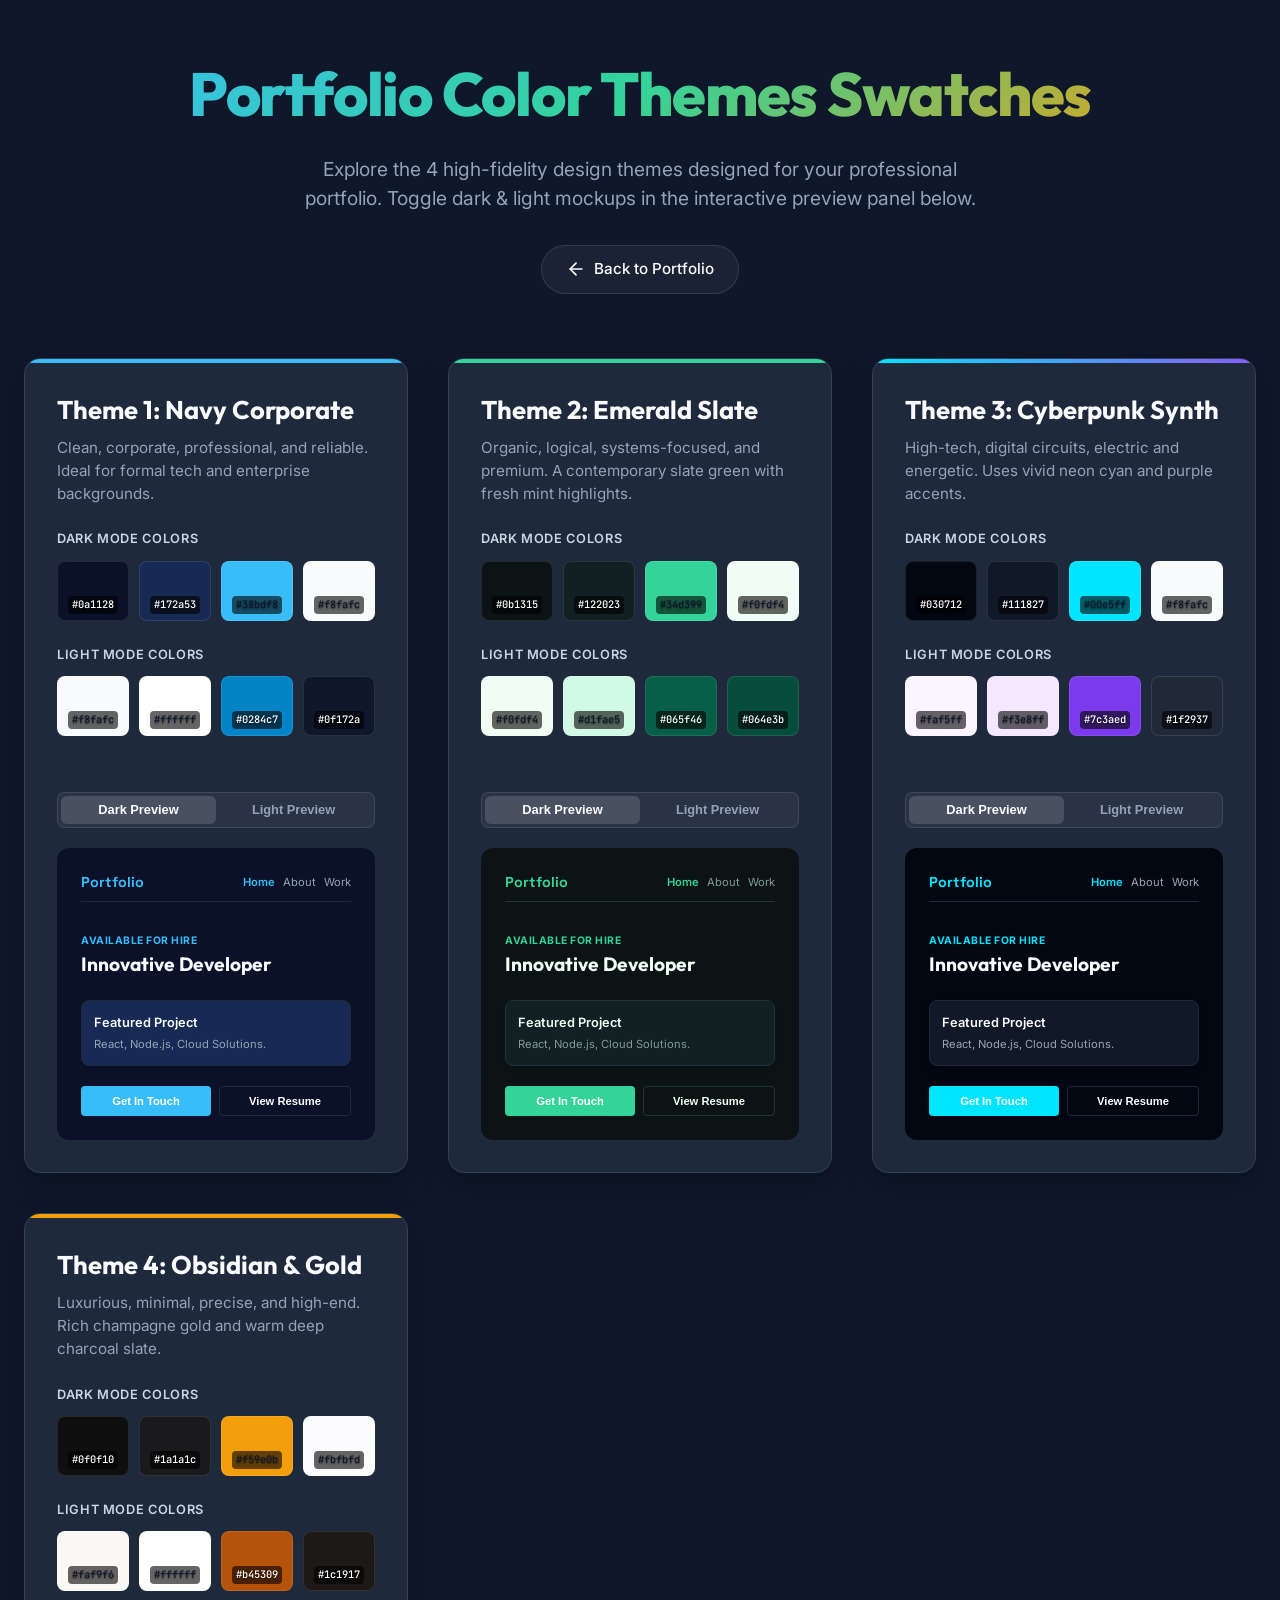
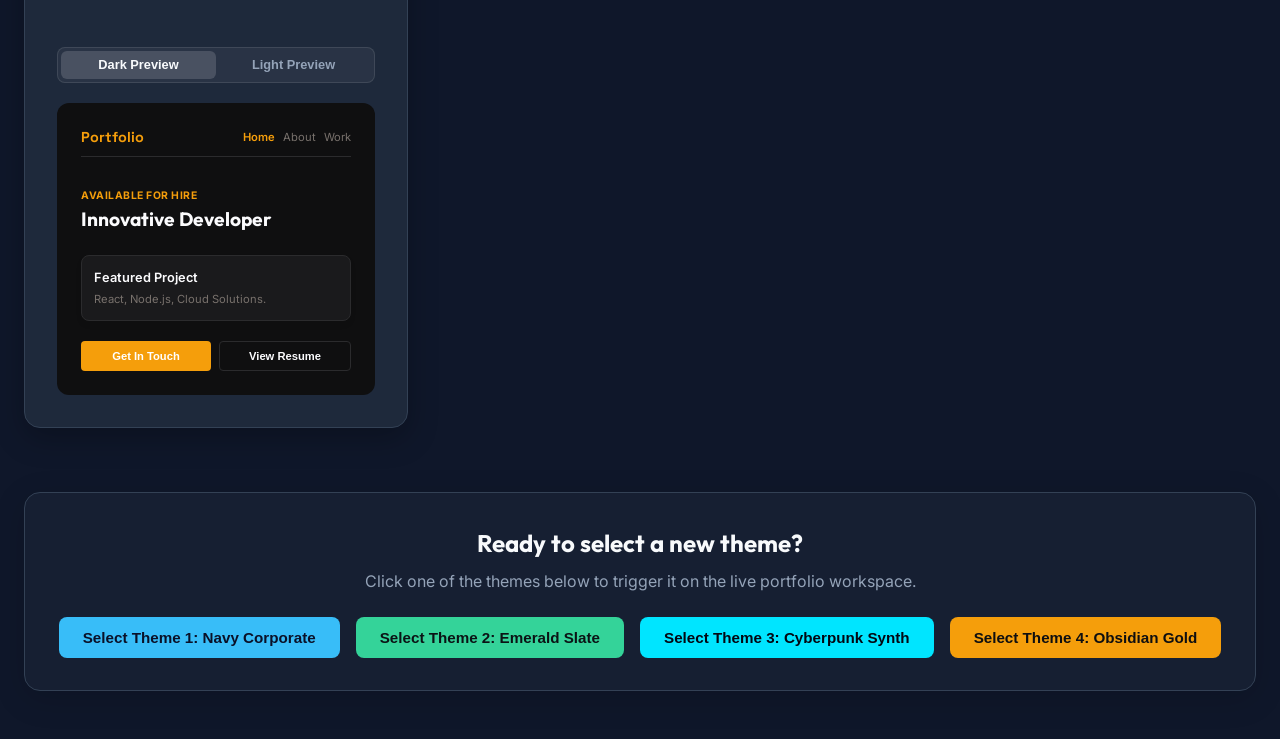
<file: colors.html>
<!DOCTYPE html>
<html lang="en">
<head>
  <meta charset="UTF-8">
  <meta name="viewport" content="width=device-width, initial-scale=1.0">
  <title>Portfolio Theme Showcase & Color Swatches</title>
  <!-- Google Fonts -->
  <link rel="preconnect" href="https://fonts.googleapis.com">
  <link rel="preconnect" href="https://fonts.gstatic.com" crossorigin>
  <link href="https://fonts.googleapis.com/css2?family=Inter:wght@400;500;600;700&family=Outfit:wght@400;500;600;700;800&family=Space+Grotesk:wght@400;500;600;700&family=JetBrains+Mono:wght@400;500&display=swap" rel="stylesheet">
  
  <style>
    :root {
      --bg-dark: #0f172a;
      --bg-light: #f8fafc;
      --text-dark: #f8fafc;
      --text-light: #0f172a;
      --card-bg-dark: #1e293b;
      --card-border-dark: #334155;
      
      /* Theme 1: Navy Blue + White + Gray */
      --theme1-bg-dark: #0a1128;
      --theme1-surface-dark: #172a53;
      --theme1-accent-dark: #38bdf8;
      --theme1-text-dark: #f8fafc;
      --theme1-muted-dark: #94a3b8;
      --theme1-border-dark: #1e293b;
      
      --theme1-bg-light: #f8fafc;
      --theme1-surface-light: #ffffff;
      --theme1-accent-light: #0284c7;
      --theme1-text-light: #0f172a;
      --theme1-muted-light: #64748b;
      --theme1-border-light: #e2e8f0;

      /* Theme 2: Emerald Slate + Nordic Mint */
      --theme2-bg-dark: #0b1315;
      --theme2-surface-dark: #122023;
      --theme2-accent-dark: #34d399;
      --theme2-text-dark: #f0fdf4;
      --theme2-muted-dark: #819992;
      --theme2-border-dark: #1f3439;
      
      --theme2-bg-light: #f0fdf4;
      --theme2-surface-light: #d1fae5;
      --theme2-accent-light: #065f46;
      --theme2-text-light: #064e3b;
      --theme2-muted-light: #374151;
      --theme2-border-light: #a7f3d0;

      /* Theme 3: Cyberpunk Synthwave */
      --theme3-bg-dark: #030712;
      --theme3-surface-dark: #111827;
      --theme3-accent-dark: #00e5ff;
      --theme3-text-dark: #f8fafc;
      --theme3-muted-dark: #9ca3af;
      --theme3-border-dark: #1f2937;
      
      --theme3-bg-light: #faf5ff;
      --theme3-surface-light: #f3e8ff;
      --theme3-accent-light: #7c3aed;
      --theme3-text-light: #1f2937;
      --theme3-muted-light: #6b7280;
      --theme3-border-light: #e9d5ff;

      /* Theme 4: Obsidian + Gold */
      --theme4-bg-dark: #0f0f10;
      --theme4-surface-dark: #1a1a1c;
      --theme4-accent-dark: #f59e0b;
      --theme4-text-dark: #fbfbfd;
      --theme4-muted-dark: #78716c;
      --theme4-border-dark: #2b2b2d;
      
      --theme4-bg-light: #faf9f6;
      --theme4-surface-light: #ffffff;
      --theme4-accent-light: #b45309;
      --theme4-text-light: #1c1917;
      --theme4-muted-light: #78716c;
      --theme4-border-light: #e7e5e4;
    }

    * {
      margin: 0;
      padding: 0;
      box-sizing: border-box;
    }

    body {
      background-color: var(--bg-dark);
      color: var(--text-dark);
      font-family: 'Inter', sans-serif;
      padding: 3rem 1.5rem;
      line-height: 1.5;
    }

    .container {
      max-width: 1400px;
      margin: 0 auto;
    }

    header {
      text-align: center;
      margin-bottom: 4rem;
    }

    h1 {
      font-family: 'Outfit', sans-serif;
      font-size: clamp(2.5rem, 5vw, 3.8rem);
      font-weight: 800;
      background: linear-gradient(135deg, #38bdf8, #34d399, #f59e0b);
      -webkit-background-clip: text;
      -webkit-text-fill-color: transparent;
      margin-bottom: 1rem;
      letter-spacing: -0.02em;
    }

    .subtitle {
      font-size: 1.2rem;
      color: #94a3b8;
      max-width: 700px;
      margin: 0 auto 2rem;
    }

    .back-btn {
      display: inline-flex;
      align-items: center;
      gap: 8px;
      background: rgba(255, 255, 255, 0.05);
      border: 1px solid rgba(255, 255, 255, 0.1);
      padding: 0.75rem 1.5rem;
      border-radius: 9999px;
      color: #f8fafc;
      text-decoration: none;
      font-weight: 500;
      transition: all 0.3s ease;
      font-size: 0.95rem;
    }

    .back-btn:hover {
      background: rgba(255, 255, 255, 0.1);
      transform: translateY(-2px);
    }

    .grid {
      display: grid;
      grid-template-columns: repeat(auto-fit, minmax(320px, 1fr));
      gap: 2.5rem;
      margin-bottom: 4rem;
    }

    /* THEME CARD */
    .theme-card {
      background-color: var(--card-bg-dark);
      border: 1px solid var(--card-border-dark);
      border-radius: 16px;
      padding: 2rem;
      display: flex;
      flex-direction: column;
      box-shadow: 0 10px 30px rgba(0, 0, 0, 0.25);
      transition: transform 0.3s ease, box-shadow 0.3s ease;
      position: relative;
      overflow: hidden;
    }

    .theme-card::before {
      content: '';
      position: absolute;
      top: 0;
      left: 0;
      right: 0;
      height: 4px;
      background: var(--accent-color, #38bdf8);
    }

    .theme-card.theme-1::before { background: var(--theme1-accent-dark); }
    .theme-card.theme-2::before { background: var(--theme2-accent-dark); }
    .theme-card.theme-3::before { background: linear-gradient(90deg, var(--theme3-accent-dark), #8b5cf6); }
    .theme-card.theme-4::before { background: var(--theme4-accent-dark); }

    .theme-card:hover {
      transform: translateY(-5px);
      box-shadow: 0 15px 40px rgba(0, 0, 0, 0.35);
    }

    .theme-header {
      margin-bottom: 1.5rem;
    }

    .theme-title {
      font-family: 'Outfit', sans-serif;
      font-size: 1.6rem;
      font-weight: 700;
      color: #f8fafc;
      margin-bottom: 0.5rem;
    }

    .theme-desc {
      font-size: 0.95rem;
      color: #94a3b8;
      min-height: 44px;
    }

    /* PALETTE DISPLAY */
    .swatch-group {
      margin-bottom: 2rem;
    }

    .swatch-title {
      font-size: 0.8rem;
      font-weight: 600;
      text-transform: uppercase;
      letter-spacing: 0.05em;
      color: #cbd5e1;
      margin-bottom: 0.75rem;
      display: flex;
      justify-content: space-between;
      align-items: center;
    }

    .swatches {
      display: flex;
      gap: 10px;
      margin-bottom: 1.5rem;
    }

    .swatch {
      flex: 1;
      height: 60px;
      border-radius: 8px;
      border: 1px solid rgba(255, 255, 255, 0.1);
      position: relative;
      cursor: pointer;
      display: flex;
      flex-direction: column;
      align-items: center;
      justify-content: flex-end;
      padding-bottom: 6px;
      color: #ffffff;
      font-family: 'JetBrains Mono', monospace;
      font-size: 0.65rem;
      font-weight: 500;
      text-shadow: 0 1px 2px rgba(0, 0, 0, 0.6);
      transition: transform 0.2s ease;
    }

    .swatch:hover {
      transform: scale(1.08);
      z-index: 10;
    }

    .swatch span {
      background: rgba(0, 0, 0, 0.6);
      padding: 1px 4px;
      border-radius: 4px;
    }

    /* MINI PREVIEW BOX */
    .preview-box {
      border-radius: 12px;
      padding: 1.5rem;
      margin-top: auto;
      transition: all 0.3s ease;
      display: flex;
      flex-direction: column;
      gap: 1rem;
      position: relative;
    }

    .preview-mode-toggle {
      display: flex;
      background: rgba(255, 255, 255, 0.05);
      border: 1px solid rgba(255, 255, 255, 0.1);
      border-radius: 8px;
      padding: 3px;
      margin-bottom: 1.25rem;
      width: 100%;
    }

    .preview-mode-toggle button {
      flex: 1;
      background: transparent;
      border: none;
      color: #94a3b8;
      padding: 0.4rem 0;
      border-radius: 6px;
      font-size: 0.8rem;
      font-weight: 600;
      cursor: pointer;
      transition: all 0.2s ease;
    }

    .preview-mode-toggle button.active {
      background: rgba(255, 255, 255, 0.15);
      color: #f8fafc;
    }

    /* MOCK COMPONENTS IN PREVIEW */
    .mock-nav {
      display: flex;
      justify-content: space-between;
      align-items: center;
      padding-bottom: 0.5rem;
      border-bottom: 1px solid var(--p-border);
    }
    
    .mock-logo {
      font-family: 'Space Grotesk', sans-serif;
      font-weight: 700;
      font-size: 0.9rem;
      color: var(--p-accent);
    }

    .mock-nav-links {
      display: flex;
      gap: 8px;
      font-size: 0.7rem;
      color: var(--p-muted);
    }

    .mock-nav-link.active {
      color: var(--p-accent);
      font-weight: 600;
    }

    .mock-hero {
      margin: 0.5rem 0;
    }

    .mock-badge {
      display: inline-block;
      font-size: 0.65rem;
      font-weight: 700;
      text-transform: uppercase;
      letter-spacing: 0.05em;
      color: var(--p-accent);
      margin-bottom: 0.25rem;
    }

    .mock-title {
      font-family: 'Outfit', sans-serif;
      font-size: 1.2rem;
      font-weight: 700;
      color: var(--p-text);
      line-height: 1.2;
    }

    .mock-body {
      font-size: 0.75rem;
      color: var(--p-muted);
    }

    .mock-card {
      background: var(--p-surface);
      border: 1px solid var(--p-border);
      border-radius: 8px;
      padding: 0.75rem;
      box-shadow: 0 4px 6px rgba(0,0,0,0.05);
      transition: transform 0.2s;
    }

    .mock-card:hover {
      border-color: var(--p-accent);
    }

    .mock-card-title {
      font-weight: 600;
      font-size: 0.8rem;
      color: var(--p-text);
      margin-bottom: 0.25rem;
    }

    .mock-card-desc {
      font-size: 0.7rem;
      color: var(--p-muted);
    }

    .mock-buttons {
      display: flex;
      gap: 8px;
      margin-top: 0.25rem;
    }

    .mock-btn {
      flex: 1;
      padding: 0.5rem;
      border-radius: 4px;
      font-size: 0.7rem;
      font-weight: 600;
      text-align: center;
      cursor: pointer;
      text-decoration: none;
    }

    .mock-btn-primary {
      background: var(--p-accent);
      color: #ffffff;
      border: none;
    }

    .mock-btn-outline {
      background: transparent;
      color: var(--p-text);
      border: 1px solid var(--p-border);
    }

    /* THEME PREVIEW STYLES */
    /* Theme 1 Dark */
    .preview-t1-dark {
      background-color: var(--theme1-bg-dark);
      --p-accent: var(--theme1-accent-dark);
      --p-text: var(--theme1-text-dark);
      --p-muted: var(--theme1-muted-dark);
      --p-border: var(--theme1-border-dark);
      --p-surface: var(--theme1-surface-dark);
    }
    /* Theme 1 Light */
    .preview-t1-light {
      background-color: var(--theme1-bg-light);
      --p-accent: var(--theme1-accent-light);
      --p-text: var(--theme1-text-light);
      --p-muted: var(--theme1-muted-light);
      --p-border: var(--theme1-border-light);
      --p-surface: var(--theme1-surface-light);
    }

    /* Theme 2 Dark */
    .preview-t2-dark {
      background-color: var(--theme2-bg-dark);
      --p-accent: var(--theme2-accent-dark);
      --p-text: var(--theme2-text-dark);
      --p-muted: var(--theme2-muted-dark);
      --p-border: var(--theme2-border-dark);
      --p-surface: var(--theme2-surface-dark);
    }
    /* Theme 2 Light */
    .preview-t2-light {
      background-color: var(--theme2-bg-light);
      --p-accent: var(--theme2-accent-light);
      --p-text: var(--theme2-text-light);
      --p-muted: var(--theme2-muted-light);
      --p-border: var(--theme2-border-light);
      --p-surface: var(--theme2-surface-light);
    }

    /* Theme 3 Dark */
    .preview-t3-dark {
      background-color: var(--theme3-bg-dark);
      --p-accent: var(--theme3-accent-dark);
      --p-text: var(--theme3-text-dark);
      --p-muted: var(--theme3-muted-dark);
      --p-border: var(--theme3-border-dark);
      --p-surface: var(--theme3-surface-dark);
    }
    /* Theme 3 Light */
    .preview-t3-light {
      background-color: var(--theme3-bg-light);
      --p-accent: var(--theme3-accent-light);
      --p-text: var(--theme3-text-light);
      --p-muted: var(--theme3-muted-light);
      --p-border: var(--theme3-border-light);
      --p-surface: var(--theme3-surface-light);
    }

    /* Theme 4 Dark */
    .preview-t4-dark {
      background-color: var(--theme4-bg-dark);
      --p-accent: var(--theme4-accent-dark);
      --p-text: var(--theme4-text-dark);
      --p-muted: var(--theme4-muted-dark);
      --p-border: var(--theme4-border-dark);
      --p-surface: var(--theme4-surface-dark);
    }
    /* Theme 4 Light */
    .preview-t4-light {
      background-color: var(--theme4-bg-light);
      --p-accent: var(--theme4-accent-light);
      --p-text: var(--theme4-text-light);
      --p-muted: var(--theme4-muted-light);
      --p-border: var(--theme4-border-light);
      --p-surface: var(--theme4-surface-light);
    }

    /* ACTION BAR */
    .action-bar {
      margin-top: 3rem;
      background: rgba(30, 41, 59, 0.5);
      border: 1px solid #334155;
      padding: 2rem;
      border-radius: 16px;
      text-align: center;
      box-shadow: 0 8px 32px rgba(0,0,0,0.15);
    }

    .action-title {
      font-family: 'Outfit', sans-serif;
      font-size: 1.5rem;
      font-weight: 700;
      color: #f8fafc;
      margin-bottom: 0.5rem;
    }

    .action-desc {
      font-size: 1rem;
      color: #94a3b8;
      margin-bottom: 1.5rem;
    }

    .selection-buttons {
      display: flex;
      justify-content: center;
      gap: 1rem;
      flex-wrap: wrap;
    }

    .select-theme-btn {
      padding: 0.75rem 1.5rem;
      border-radius: 8px;
      font-weight: 600;
      font-size: 0.95rem;
      cursor: pointer;
      border: none;
      transition: all 0.3s ease;
    }

    .select-theme-btn.t1 { background: var(--theme1-accent-dark); color: #0a1128; }
    .select-theme-btn.t2 { background: var(--theme2-accent-dark); color: #0b1315; }
    .select-theme-btn.t3 { background: var(--theme3-accent-dark); color: #030712; }
    .select-theme-btn.t4 { background: var(--theme4-accent-dark); color: #0f0f10; }

    .select-theme-btn:hover {
      transform: translateY(-3px);
      box-shadow: 0 8px 20px rgba(255, 255, 255, 0.1);
    }

  </style>
</head>
<body>

  <div class="container">
    <header>
      <h1>Portfolio Color Themes Swatches</h1>
      <p class="subtitle">Explore the 4 high-fidelity design themes designed for your professional portfolio. Toggle dark & light mockups in the interactive preview panel below.</p>
      <a href="index.html" class="back-btn">
        <svg width="20" height="20" viewBox="0 0 24 24" fill="none" stroke="currentColor" stroke-width="2" stroke-linecap="round" stroke-linejoin="round"><line x1="19" y1="12" x2="5" y2="12"></line><polyline points="12 19 5 12 12 5"></polyline></svg>
        Back to Portfolio
      </a>
    </header>

    <div class="grid">
      
      <!-- THEME 1 -->
      <div class="theme-card theme-1">
        <div class="theme-header">
          <h2 class="theme-title">Theme 1: Navy Corporate</h2>
          <p class="theme-desc">Clean, corporate, professional, and reliable. Ideal for formal tech and enterprise backgrounds.</p>
        </div>

        <div class="swatch-group">
          <div class="swatch-title">Dark Mode Colors</div>
          <div class="swatches">
            <div class="swatch" style="background-color: #0a1128;"><span>#0a1128</span></div>
            <div class="swatch" style="background-color: #172a53;"><span>#172a53</span></div>
            <div class="swatch" style="background-color: #38bdf8; color: #0f172a;"><span>#38bdf8</span></div>
            <div class="swatch" style="background-color: #f8fafc; color: #0f172a;"><span>#f8fafc</span></div>
          </div>
          
          <div class="swatch-title">Light Mode Colors</div>
          <div class="swatches">
            <div class="swatch" style="background-color: #f8fafc; color: #0f172a;"><span>#f8fafc</span></div>
            <div class="swatch" style="background-color: #ffffff; color: #0f172a;"><span>#ffffff</span></div>
            <div class="swatch" style="background-color: #0284c7;"><span>#0284c7</span></div>
            <div class="swatch" style="background-color: #0f172a;"><span>#0f172a</span></div>
          </div>
        </div>

        <div class="preview-mode-toggle" id="toggle-t1">
          <button class="active" onclick="toggleThemePreview(1, 'dark')">Dark Preview</button>
          <button onclick="toggleThemePreview(1, 'light')">Light Preview</button>
        </div>

        <div class="preview-box preview-t1-dark" id="preview-t1">
          <div class="mock-nav">
            <span class="mock-logo">Portfolio</span>
            <div class="mock-nav-links">
              <span class="mock-nav-link active">Home</span>
              <span>About</span>
              <span>Work</span>
            </div>
          </div>
          <div class="mock-hero">
            <span class="mock-badge">Available for Hire</span>
            <h3 class="mock-title">Innovative Developer</h3>
          </div>
          <div class="mock-card">
            <h4 class="mock-card-title">Featured Project</h4>
            <p class="mock-card-desc">React, Node.js, Cloud Solutions.</p>
          </div>
          <div class="mock-buttons">
            <button class="mock-btn mock-btn-primary">Get In Touch</button>
            <button class="mock-btn mock-btn-outline">View Resume</button>
          </div>
        </div>
      </div>

      <!-- THEME 2 -->
      <div class="theme-card theme-2">
        <div class="theme-header">
          <h2 class="theme-title">Theme 2: Emerald Slate</h2>
          <p class="theme-desc">Organic, logical, systems-focused, and premium. A contemporary slate green with fresh mint highlights.</p>
        </div>

        <div class="swatch-group">
          <div class="swatch-title">Dark Mode Colors</div>
          <div class="swatches">
            <div class="swatch" style="background-color: #0b1315;"><span>#0b1315</span></div>
            <div class="swatch" style="background-color: #122023;"><span>#122023</span></div>
            <div class="swatch" style="background-color: #34d399; color: #0f172a;"><span>#34d399</span></div>
            <div class="swatch" style="background-color: #f0fdf4; color: #0f172a;"><span>#f0fdf4</span></div>
          </div>
          
          <div class="swatch-title">Light Mode Colors</div>
          <div class="swatches">
            <div class="swatch" style="background-color: #f0fdf4; color: #0f172a;"><span>#f0fdf4</span></div>
            <div class="swatch" style="background-color: #d1fae5; color: #0f172a;"><span>#d1fae5</span></div>
            <div class="swatch" style="background-color: #065f46;"><span>#065f46</span></div>
            <div class="swatch" style="background-color: #064e3b;"><span>#064e3b</span></div>
          </div>
        </div>

        <div class="preview-mode-toggle" id="toggle-t2">
          <button class="active" onclick="toggleThemePreview(2, 'dark')">Dark Preview</button>
          <button onclick="toggleThemePreview(2, 'light')">Light Preview</button>
        </div>

        <div class="preview-box preview-t2-dark" id="preview-t2">
          <div class="mock-nav">
            <span class="mock-logo">Portfolio</span>
            <div class="mock-nav-links">
              <span class="mock-nav-link active">Home</span>
              <span>About</span>
              <span>Work</span>
            </div>
          </div>
          <div class="mock-hero">
            <span class="mock-badge">Available for Hire</span>
            <h3 class="mock-title">Innovative Developer</h3>
          </div>
          <div class="mock-card">
            <h4 class="mock-card-title">Featured Project</h4>
            <p class="mock-card-desc">React, Node.js, Cloud Solutions.</p>
          </div>
          <div class="mock-buttons">
            <button class="mock-btn mock-btn-primary">Get In Touch</button>
            <button class="mock-btn mock-btn-outline">View Resume</button>
          </div>
        </div>
      </div>

      <!-- THEME 3 -->
      <div class="theme-card theme-3">
        <div class="theme-header">
          <h2 class="theme-title">Theme 3: Cyberpunk Synth</h2>
          <p class="theme-desc">High-tech, digital circuits, electric and energetic. Uses vivid neon cyan and purple accents.</p>
        </div>

        <div class="swatch-group">
          <div class="swatch-title">Dark Mode Colors</div>
          <div class="swatches">
            <div class="swatch" style="background-color: #030712;"><span>#030712</span></div>
            <div class="swatch" style="background-color: #111827;"><span>#111827</span></div>
            <div class="swatch" style="background-color: #00e5ff; color: #0f172a;"><span>#00e5ff</span></div>
            <div class="swatch" style="background-color: #f8fafc; color: #0f172a;"><span>#f8fafc</span></div>
          </div>
          
          <div class="swatch-title">Light Mode Colors</div>
          <div class="swatches">
            <div class="swatch" style="background-color: #faf5ff; color: #0f172a;"><span>#faf5ff</span></div>
            <div class="swatch" style="background-color: #f3e8ff; color: #0f172a;"><span>#f3e8ff</span></div>
            <div class="swatch" style="background-color: #7c3aed;"><span>#7c3aed</span></div>
            <div class="swatch" style="background-color: #1f2937;"><span>#1f2937</span></div>
          </div>
        </div>

        <div class="preview-mode-toggle" id="toggle-t3">
          <button class="active" onclick="toggleThemePreview(3, 'dark')">Dark Preview</button>
          <button onclick="toggleThemePreview(3, 'light')">Light Preview</button>
        </div>

        <div class="preview-box preview-t3-dark" id="preview-t3">
          <div class="mock-nav">
            <span class="mock-logo">Portfolio</span>
            <div class="mock-nav-links">
              <span class="mock-nav-link active">Home</span>
              <span>About</span>
              <span>Work</span>
            </div>
          </div>
          <div class="mock-hero">
            <span class="mock-badge">Available for Hire</span>
            <h3 class="mock-title">Innovative Developer</h3>
          </div>
          <div class="mock-card">
            <h4 class="mock-card-title">Featured Project</h4>
            <p class="mock-card-desc">React, Node.js, Cloud Solutions.</p>
          </div>
          <div class="mock-buttons">
            <button class="mock-btn mock-btn-primary">Get In Touch</button>
            <button class="mock-btn mock-btn-outline">View Resume</button>
          </div>
        </div>
      </div>

      <!-- THEME 4 -->
      <div class="theme-card theme-4">
        <div class="theme-header">
          <h2 class="theme-title">Theme 4: Obsidian & Gold</h2>
          <p class="theme-desc">Luxurious, minimal, precise, and high-end. Rich champagne gold and warm deep charcoal slate.</p>
        </div>

        <div class="swatch-group">
          <div class="swatch-title">Dark Mode Colors</div>
          <div class="swatches">
            <div class="swatch" style="background-color: #0f0f10;"><span>#0f0f10</span></div>
            <div class="swatch" style="background-color: #1a1a1c;"><span>#1a1a1c</span></div>
            <div class="swatch" style="background-color: #f59e0b; color: #0f172a;"><span>#f59e0b</span></div>
            <div class="swatch" style="background-color: #fbfbfd; color: #0f172a;"><span>#fbfbfd</span></div>
          </div>
          
          <div class="swatch-title">Light Mode Colors</div>
          <div class="swatches">
            <div class="swatch" style="background-color: #faf9f6; color: #0f172a;"><span>#faf9f6</span></div>
            <div class="swatch" style="background-color: #ffffff; color: #0f172a;"><span>#ffffff</span></div>
            <div class="swatch" style="background-color: #b45309;"><span>#b45309</span></div>
            <div class="swatch" style="background-color: #1c1917;"><span>#1c1917</span></div>
          </div>
        </div>

        <div class="preview-mode-toggle" id="toggle-t4">
          <button class="active" onclick="toggleThemePreview(4, 'dark')">Dark Preview</button>
          <button onclick="toggleThemePreview(4, 'light')">Light Preview</button>
        </div>

        <div class="preview-box preview-t4-dark" id="preview-t4">
          <div class="mock-nav">
            <span class="mock-logo">Portfolio</span>
            <div class="mock-nav-links">
              <span class="mock-nav-link active">Home</span>
              <span>About</span>
              <span>Work</span>
            </div>
          </div>
          <div class="mock-hero">
            <span class="mock-badge">Available for Hire</span>
            <h3 class="mock-title">Innovative Developer</h3>
          </div>
          <div class="mock-card">
            <h4 class="mock-card-title">Featured Project</h4>
            <p class="mock-card-desc">React, Node.js, Cloud Solutions.</p>
          </div>
          <div class="mock-buttons">
            <button class="mock-btn mock-btn-primary">Get In Touch</button>
            <button class="mock-btn mock-btn-outline">View Resume</button>
          </div>
        </div>
      </div>

    </div>

    <div class="action-bar">
      <h3 class="action-title">Ready to select a new theme?</h3>
      <p class="action-desc">Click one of the themes below to trigger it on the live portfolio workspace.</p>
      <div class="selection-buttons">
        <button class="select-theme-btn t1" onclick="applyTheme(1)">Select Theme 1: Navy Corporate</button>
        <button class="select-theme-btn t2" onclick="applyTheme(2)">Select Theme 2: Emerald Slate</button>
        <button class="select-theme-btn t3" onclick="applyTheme(3)">Select Theme 3: Cyberpunk Synth</button>
        <button class="select-theme-btn t4" onclick="applyTheme(4)">Select Theme 4: Obsidian Gold</button>
      </div>
    </div>
  </div>

  <script>
    function toggleThemePreview(themeNum, mode) {
      const preview = document.getElementById('preview-t' + themeNum);
      const toggleGroup = document.getElementById('toggle-t' + themeNum);
      const buttons = toggleGroup.querySelectorAll('button');

      // Update active button styling
      buttons.forEach(btn => btn.classList.remove('active'));
      if (mode === 'dark') {
        buttons[0].classList.add('active');
        preview.className = `preview-box preview-t${themeNum}-dark`;
      } else {
        buttons[1].classList.add('active');
        preview.className = `preview-box preview-t${themeNum}-light`;
      }
    }

    function applyTheme(themeNum) {
      // In a real setup, we would run a command to apply this color palette.
      // We will print a message advising the user to type the selection in chat.
      alert('You have chosen Theme ' + themeNum + '! Please tell me in the chat and I will apply it globally to all pages of your portfolio.');
    }
  </script>
</body>
</html>
</file>
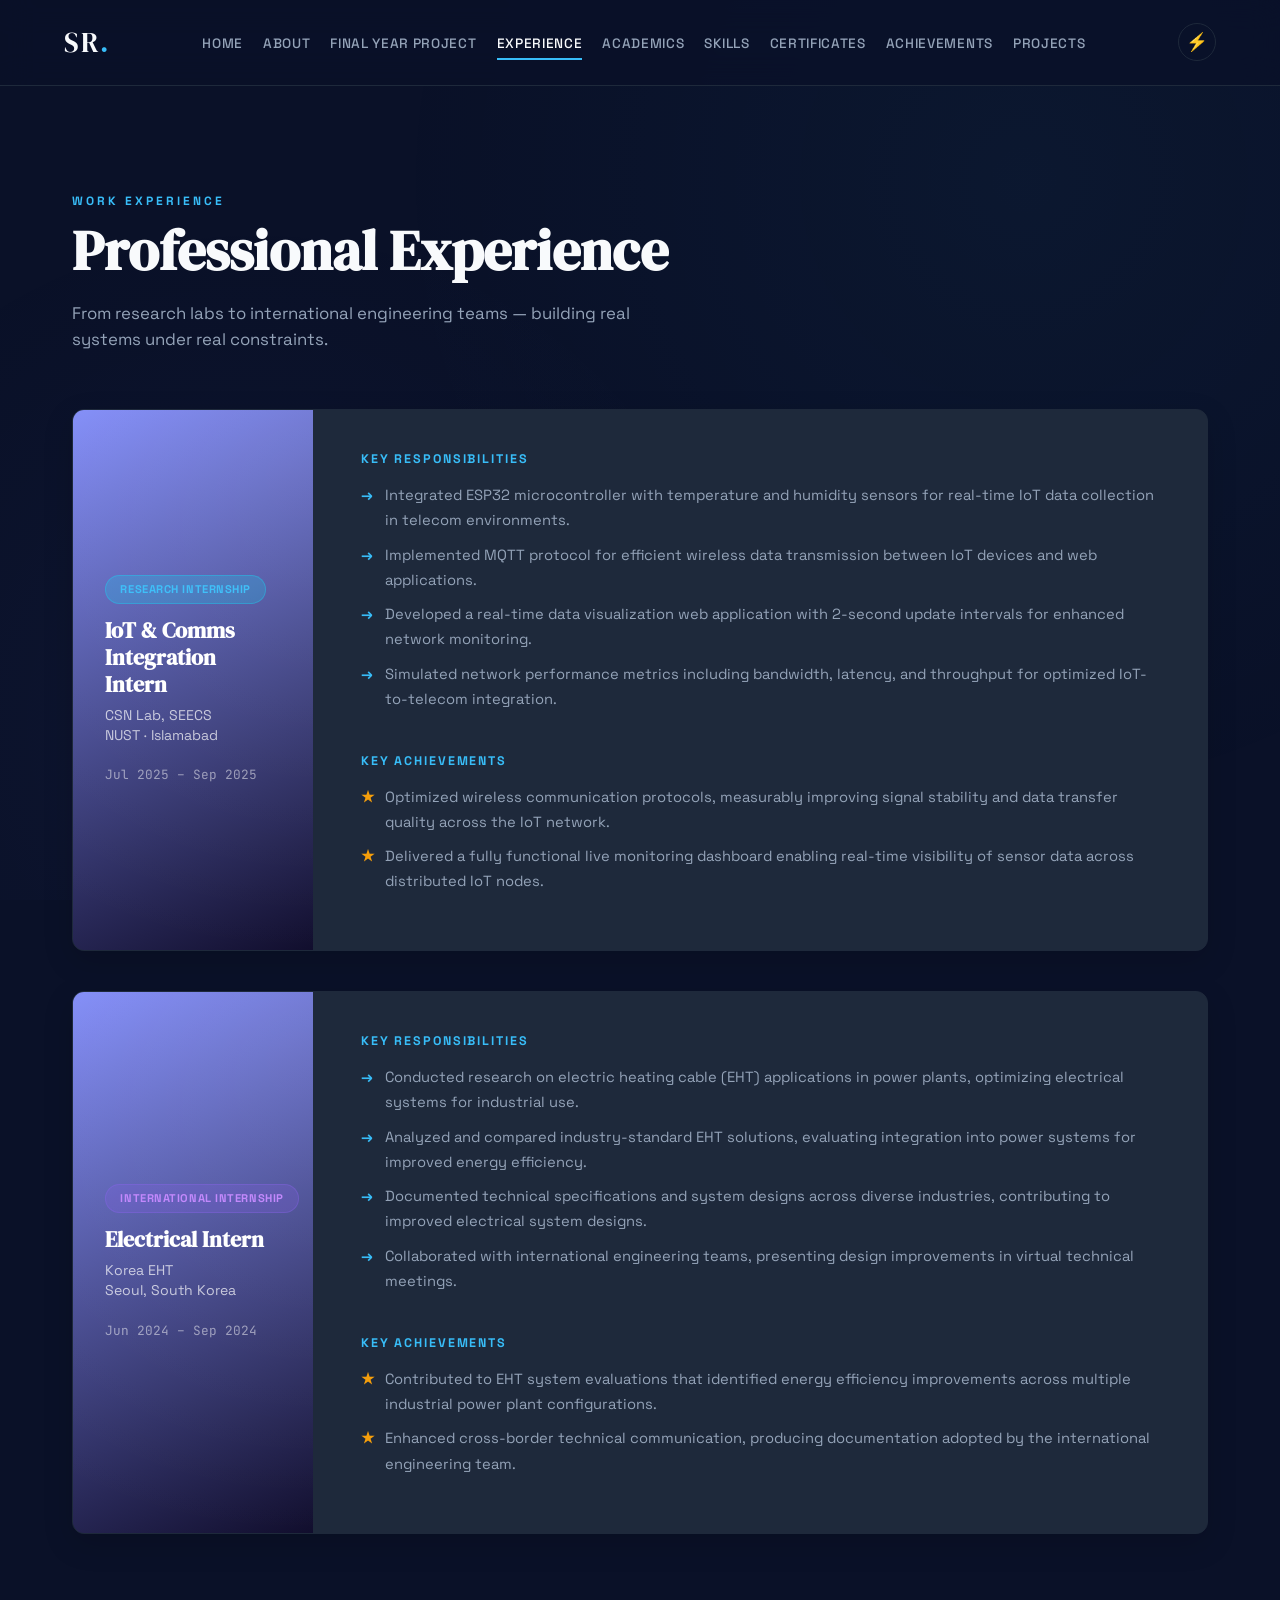
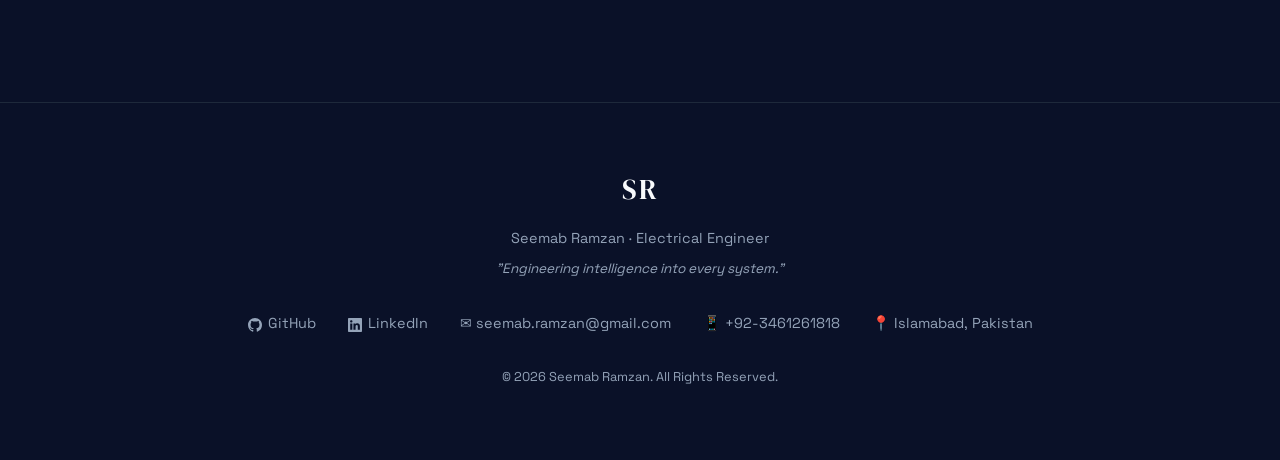
<file: experience.html>
<!DOCTYPE html>
<html lang="en">
<head>
  <meta charset="UTF-8"/>
  <meta name="viewport" content="width=device-width, initial-scale=1.0"/>
  <title>Seemab Ramzan — Electrical Engineer | Experience</title>
  <meta name="description" content="Career timeline and work experience of Seemab Ramzan, including internships at Korea EHT and CSN Lab SEECS NUST."/>
  <meta name="keywords" content="Seemab Ramzan, Experience, Internships, Korea EHT, NUST SEECS, CSN Lab, Electrical Engineer"/>
  <meta name="author" content="Seemab Ramzan"/>
  
  <!-- Google Fonts -->
  <link rel="preconnect" href="https://fonts.googleapis.com">
  <link rel="preconnect" href="https://fonts.gstatic.com" crossorigin>
  <link href="https://fonts.googleapis.com/css2?family=Space+Grotesk:wght@300;400;500;600;700&family=DM+Serif+Display:ital@0;1&family=JetBrains+Mono:wght@400;500;700&display=swap" rel="stylesheet"/>
  
  <!-- Custom CSS -->
  <link rel="stylesheet" href="styles.css?v=15"/>
</head>
<body>

  <!-- Custom Cursor & Glow Backgrounds -->
  <div class="custom-cursor" id="customCursor"></div>
  <div class="glow-bg-radial"></div>

  <!-- NAVIGATION -->
  <nav id="navbar">
    <div class="logo" onclick="window.location.href='index.html'">SR<span>.</span></div>
    <ul class="nav-links" id="navLinks">
      <li><a href="index.html">Home</a></li>
      <li><a href="about.html">About</a></li>
      <li><a href="fyp.html">Final Year Project</a></li>
      <li><a href="experience.html" class="active">Experience</a></li>
      <li><a href="academics.html">Academics</a></li>
      <li><a href="skills.html">Skills</a></li>
      <li><a href="certificates.html">Certificates</a></li>
      <li><a href="achievements.html">Achievements</a></li>
      <li><a href="projects.html">Projects</a></li>
    </ul>
    <div class="nav-actions">
      <button class="theme-toggle" id="themeToggle" aria-label="Toggle theme">⚡</button>
      <div class="hamburger" id="hamburger" aria-label="Toggle menu">
        <span></span><span></span><span></span>
      </div>
    </div>
  </nav>

  <main>
    <!-- EXPERIENCE SECTION -->
    <section id="experience" style="margin-top: 4rem;">
      <div class="container">
        <p class="section-label">Work Experience</p>
        <h2 class="section-title">Professional Experience</h2>
        <p class="section-sub">From research labs to international engineering teams — building real systems under real constraints.</p>

        <div class="exp-timeline">
          <!-- Experience Item 1 -->
          <div class="exp-card reveal-slide-right">
            <div class="exp-left">
              <span class="badge badge-intern">Research Internship</span>
              <h3>IoT & Comms Integration Intern</h3>
              <p class="company">CSN Lab, SEECS<br>NUST · Islamabad</p>
              <p class="duration">Jul 2025 – Sep 2025</p>
            </div>
            <div class="exp-right">
              <h4>Key Responsibilities</h4>
              <ul class="resp-list">
                <li>Integrated ESP32 microcontroller with temperature and humidity sensors for real-time IoT data collection in telecom environments.</li>
                <li>Implemented MQTT protocol for efficient wireless data transmission between IoT devices and web applications.</li>
                <li>Developed a real-time data visualization web application with 2-second update intervals for enhanced network monitoring.</li>
                <li>Simulated network performance metrics including bandwidth, latency, and throughput for optimized IoT-to-telecom integration.</li>
              </ul>
              <h4>Key Achievements</h4>
              <ul class="achievements-list">
                <li>Optimized wireless communication protocols, measurably improving signal stability and data transfer quality across the IoT network.</li>
                <li>Delivered a fully functional live monitoring dashboard enabling real-time visibility of sensor data across distributed IoT nodes.</li>
              </ul>
            </div>
          </div>

          <!-- Experience Item 2 -->
          <div class="exp-card reveal-slide-left">
            <div class="exp-left">
              <span class="badge badge-global">International Internship</span>
              <h3>Electrical Intern</h3>
              <p class="company">Korea EHT<br>Seoul, South Korea</p>
              <p class="duration">Jun 2024 – Sep 2024</p>
            </div>
            <div class="exp-right">
              <h4>Key Responsibilities</h4>
              <ul class="resp-list">
                <li>Conducted research on electric heating cable (EHT) applications in power plants, optimizing electrical systems for industrial use.</li>
                <li>Analyzed and compared industry-standard EHT solutions, evaluating integration into power systems for improved energy efficiency.</li>
                <li>Documented technical specifications and system designs across diverse industries, contributing to improved electrical system designs.</li>
                <li>Collaborated with international engineering teams, presenting design improvements in virtual technical meetings.</li>
              </ul>
              <h4>Key Achievements</h4>
              <ul class="achievements-list">
                <li>Contributed to EHT system evaluations that identified energy efficiency improvements across multiple industrial power plant configurations.</li>
                <li>Enhanced cross-border technical communication, producing documentation adopted by the international engineering team.</li>
              </ul>
            </div>
          </div>
        </div>
      </div>
    </section>
  </main>



  <!-- FOOTER -->
  <footer id="footer">
    <span class="logo">SR</span>
    <p>Seemab Ramzan · Electrical Engineer</p>
    <p class="footer-quote">"Engineering intelligence into every system."</p>
    <div class="footer-icons">
      <a href="https://github.com/Seemab77" target="_blank" rel="noopener noreferrer"><svg xmlns="http://www.w3.org/2000/svg" width="14" height="14" fill="currentColor" class="bi bi-github" viewBox="0 0 16 16" style="vertical-align: middle; margin-right: 6px; display: inline-block;"><path d="M8 0C3.58 0 0 3.58 0 8c0 3.54 2.29 6.53 5.47 7.59.4.07.55-.17.55-.38 0-.19-.01-.82-.01-1.49-2.01.37-2.53-.49-2.69-.94-.09-.23-.48-.94-.82-1.13-.28-.15-.68-.52-.01-.53.63-.01 1.08.58 1.23.82.72 1.21 1.87.87 2.33.66.07-.52.28-.87.51-1.07-1.78-.2-3.64-.89-3.64-3.95 0-.87.31-1.59.82-2.15-.08-.2-.36-1.02.08-2.12 0 0 .67-.21 2.2.82.64-.18 1.32-.27 2-.27.68 0 1.36.09 2 .27 1.53-1.04 2.2-.82 2.2-.82.44 1.1.16 1.92.08 2.12.51.56.82 1.27.82 2.15 0 3.07-1.87 3.75-3.65 3.95.29.25.54.73.54 1.48 0 1.07-.01 1.93-.01 2.2 0 .21.15.46.55.38A8.013 8.013 0 0 0 16 8c0-4.42-3.58-8-8-8z"/></svg>GitHub</a>
      <a href="https://linkedin.com/in/SeemabRamzan" target="_blank" rel="noopener noreferrer"><svg xmlns="http://www.w3.org/2000/svg" width="14" height="14" fill="currentColor" class="bi bi-linkedin" viewBox="0 0 16 16" style="vertical-align: middle; margin-right: 6px; display: inline-block;"><path d="M0 1.146C0 .513.526 0 1.175 0h13.65C15.474 0 16 .513 16 1.146v13.708c0 .633-.526 1.146-1.175 1.146H1.175C.526 16 0 15.487 0 14.854V1.146zm4.943 12.248V6.169H2.542v7.225h2.401zm-1.2-8.212c.837 0 1.358-.554 1.358-1.248-.015-.709-.52-1.248-1.342-1.248-.822 0-1.359.54-1.359 1.248 0 .694.521 1.248 1.327 1.248h.016zm4.908 8.212V9.359c0-.216.016-.432.08-.586.173-.431.568-.878 1.232-.878.869 0 1.216.662 1.216 1.634v3.865h2.401V9.25c0-2.22-1.184-3.252-2.764-3.252-1.274 0-1.845.7-2.165 1.193v.025h-.016a5.07 5.07 0 0 0 .016-.025V6.169h-2.4c.03.678 0 7.225 0 7.225h2.4z"/></svg>LinkedIn</a>
      <a href="mailto:seemab.ramzan@gmail.com">✉ seemab.ramzan@gmail.com</a>
      <a href="tel:+923461261818">📱 +92-3461261818</a>
      <a href="https://maps.google.com/?q=Islamabad,%20Pakistan" target="_blank" rel="noopener noreferrer">📍 Islamabad, Pakistan</a>
    </div>
    <p class="copyright">&copy; 2026 Seemab Ramzan. All Rights Reserved.</p>
  </footer>

  <!-- Custom JavaScript -->
  <script src="app.js"></script>
</body>
</html>
</file>
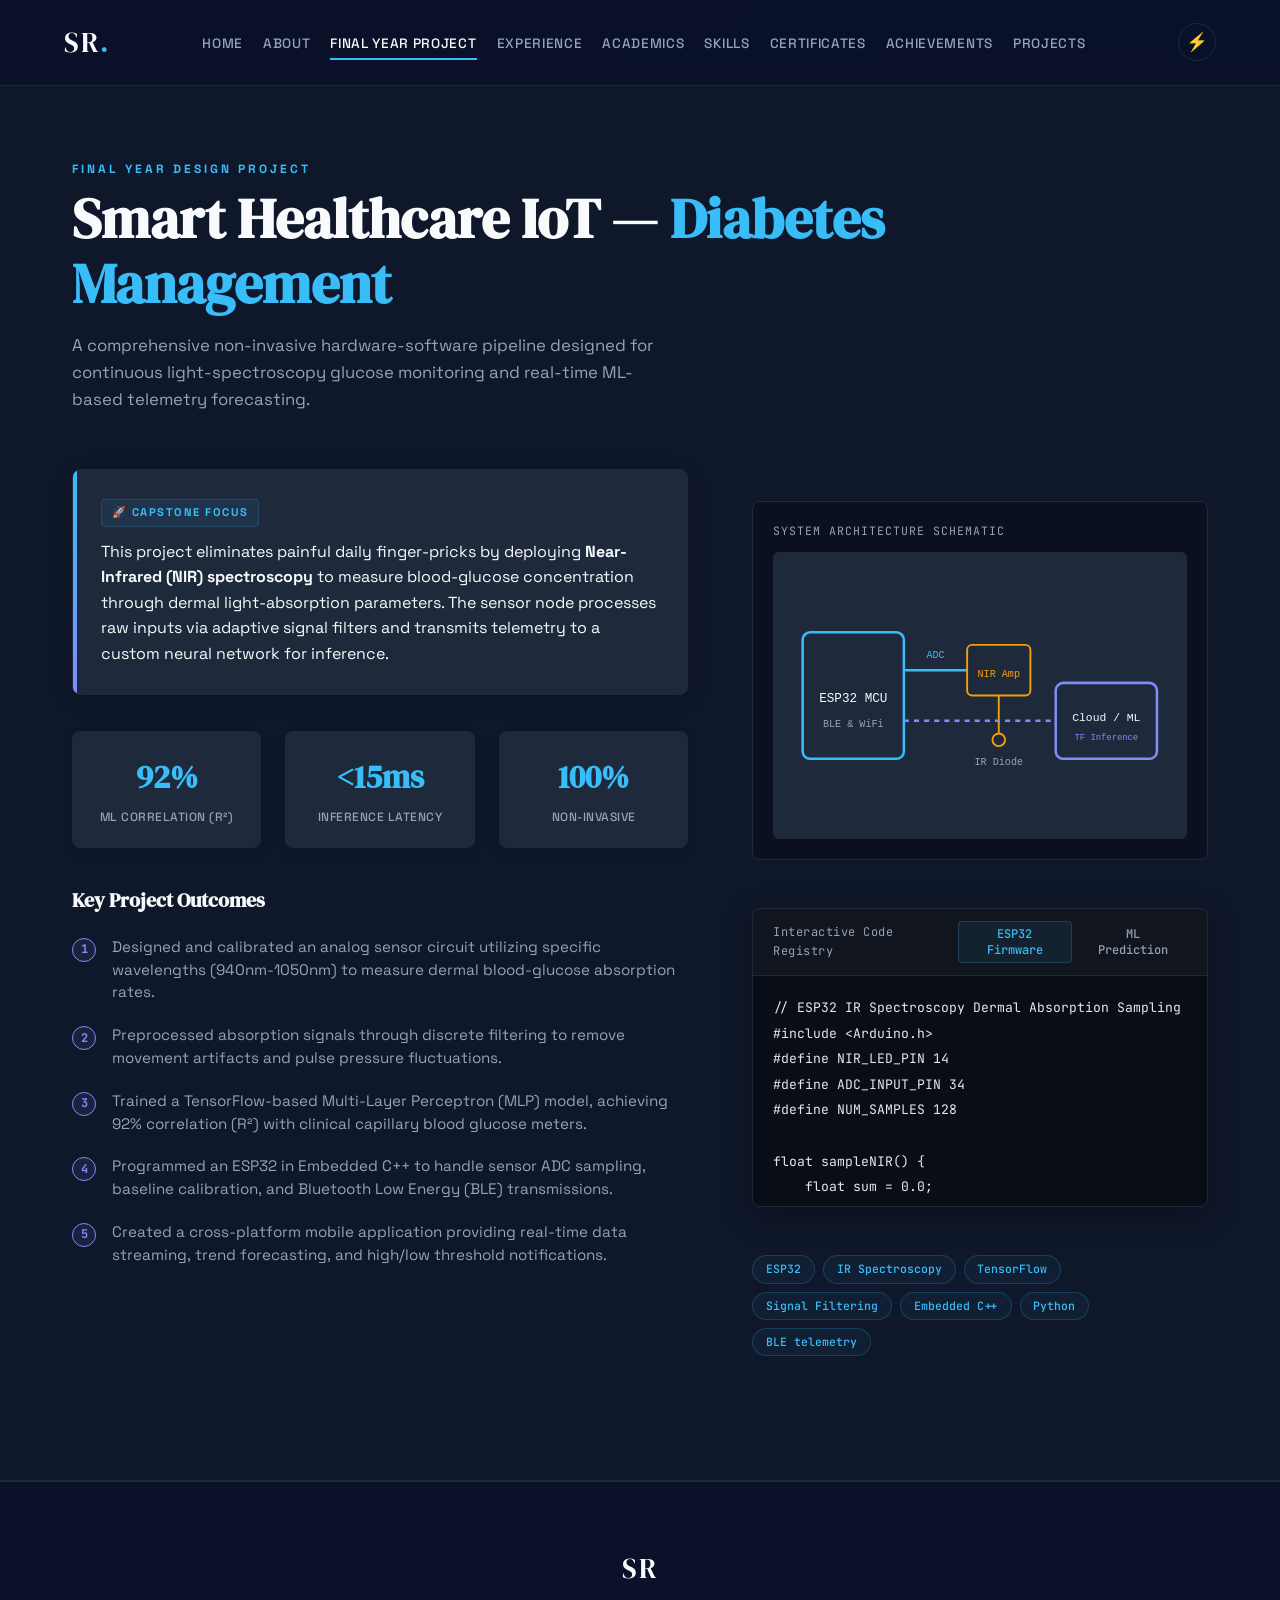
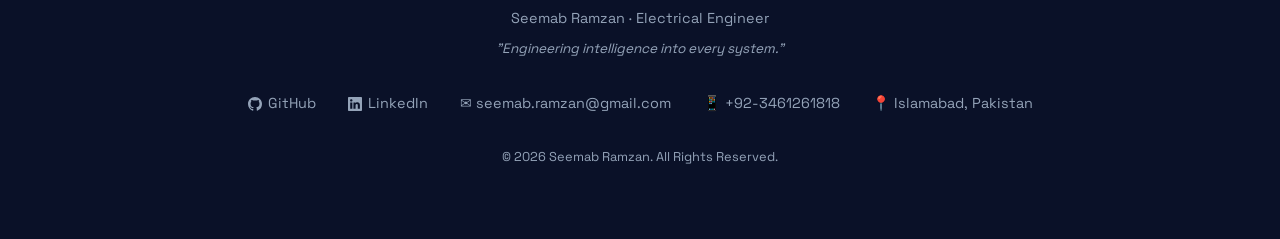
<file: fyp.html>
<!DOCTYPE html>
<html lang="en">
<head>
  <meta charset="UTF-8"/>
  <meta name="viewport" content="width=device-width, initial-scale=1.0"/>
  <title>Seemab Ramzan — Electrical Engineer | Final Year Project</title>
  <meta name="description" content="Final Year Design Project of Seemab Ramzan, graduate Electrical Engineer from NUST."/>
  <meta name="keywords" content="Seemab Ramzan, Final Year Project, FYDP, Embedded Systems, IoT, spectroscopy, glucose monitoring"/>
  <meta name="author" content="Seemab Ramzan"/>
  
  <!-- Google Fonts -->
  <link rel="preconnect" href="https://fonts.googleapis.com">
  <link rel="preconnect" href="https://fonts.gstatic.com" crossorigin>
  <link href="https://fonts.googleapis.com/css2?family=Space+Grotesk:wght@300;400;500;600;700&family=DM+Serif+Display:ital@0;1&family=JetBrains+Mono:wght@400;500;700&display=swap" rel="stylesheet"/>
  
  <!-- Custom CSS -->
  <link rel="stylesheet" href="styles.css?v=15"/>
</head>
<body>

  <!-- Custom Cursor & Glow Backgrounds -->
  <div class="custom-cursor" id="customCursor"></div>
  <div class="glow-bg-radial"></div>

  <!-- NAVIGATION -->
  <nav id="navbar">
    <div class="logo" onclick="window.location.href='index.html'">SR<span>.</span></div>
    <ul class="nav-links" id="navLinks">
      <li><a href="index.html">Home</a></li>
      <li><a href="about.html">About</a></li>
      <li><a href="fyp.html" class="active">Final Year Project</a></li>
      <li><a href="experience.html">Experience</a></li>
      <li><a href="academics.html">Academics</a></li>
      <li><a href="skills.html">Skills</a></li>
      <li><a href="certificates.html">Certificates</a></li>
      <li><a href="achievements.html">Achievements</a></li>
      <li><a href="projects.html">Projects</a></li>
    </ul>
    <div class="nav-actions">
      <button class="theme-toggle" id="themeToggle" aria-label="Toggle theme">⚡</button>
      <div class="hamburger" id="hamburger" aria-label="Toggle menu">
        <span></span><span></span><span></span>
      </div>
    </div>
  </nav>

  <main>
    <!-- FEATURED CAPSTONE PROJECT SECTION -->
    <section id="featured-fyp" style="background-color: var(--surface); margin-top: 4rem; border-bottom: 1.5px solid var(--border);">
      <div class="container">
        <p class="section-label">Final Year Design Project</p>
        <h2 class="section-title">Smart Healthcare IoT — <span class="accent-text">Diabetes Management</span></h2>
        <p class="section-sub">A comprehensive non-invasive hardware-software pipeline designed for continuous light-spectroscopy glucose monitoring and real-time ML-based telemetry forecasting.</p>
        
        <div class="fyp-grid">
          <!-- Text & Outcomes Column -->
          <div class="fyp-info-col">
            <div class="fyp-highlight-card">
              <span class="fyp-badge">🚀 Capstone Focus</span>
              <p>This project eliminates painful daily finger-pricks by deploying <strong>Near-Infrared (NIR) spectroscopy</strong> to measure blood-glucose concentration through dermal light-absorption parameters. The sensor node processes raw inputs via adaptive signal filters and transmits telemetry to a custom neural network for inference.</p>
            </div>
            
            <div class="fyp-stats">
              <div class="fyp-stat-box">
                <span class="fyp-stat-num">92%</span>
                <span class="fyp-stat-label">ML Correlation (R²)</span>
              </div>
              <div class="fyp-stat-box">
                <span class="fyp-stat-num">&lt;15ms</span>
                <span class="fyp-stat-label">Inference Latency</span>
              </div>
              <div class="fyp-stat-box">
                <span class="fyp-stat-num">100%</span>
                <span class="fyp-stat-label">Non-Invasive</span>
              </div>
            </div>

            <div class="fyp-outcomes">
              <h4>Key Project Outcomes</h4>
              <ul class="fyp-outcomes-list">
                <li><span>1</span> <span>Designed and calibrated an analog sensor circuit utilizing specific wavelengths (940nm-1050nm) to measure dermal blood-glucose absorption rates.</span></li>
                <li><span>2</span> <span>Preprocessed absorption signals through discrete filtering to remove movement artifacts and pulse pressure fluctuations.</span></li>
                <li><span>3</span> <span>Trained a TensorFlow-based Multi-Layer Perceptron (MLP) model, achieving 92% correlation (R²) with clinical capillary blood glucose meters.</span></li>
                <li><span>4</span> <span>Programmed an ESP32 in Embedded C++ to handle sensor ADC sampling, baseline calibration, and Bluetooth Low Energy (BLE) transmissions.</span></li>
                <li><span>5</span> <span>Created a cross-platform mobile application providing real-time data streaming, trend forecasting, and high/low threshold notifications.</span></li>
              </ul>
            </div>
          </div>
          
          <!-- Code, SVG Schematic, Tech Tags Column -->
          <div class="fyp-interactive-col">
            <div class="schematic-mock" style="margin-bottom: 1.5rem;">
              <div class="schematic-title">System Architecture Schematic</div>
              <div class="schematic-canvas-wrap" style="padding: 1rem; background: var(--card); border: 1.5px solid var(--border); border-radius: 6px;">
                <svg class="schematic-svg" viewBox="0 0 300 200" xmlns="http://www.w3.org/2000/svg" style="width: 100%; height: auto;">
                  <rect x="10" y="50" width="80" height="100" rx="6" fill="none" stroke="var(--accent)" stroke-width="2"/>
                  <text x="50" y="105" fill="var(--text)" font-family="monospace" font-size="10" text-anchor="middle">ESP32 MCU</text>
                  <text x="50" y="125" fill="var(--muted)" font-family="monospace" font-size="8" text-anchor="middle">BLE & WiFi</text>
                  
                  <path d="M 90,80 L 140,80" fill="none" stroke="var(--accent)" stroke-width="2"/>
                  <text x="115" y="70" fill="var(--accent)" font-family="monospace" font-size="8" text-anchor="middle">ADC</text>
                  
                  <rect x="140" y="60" width="50" height="40" rx="4" fill="none" stroke="var(--gold)" stroke-width="1.5"/>
                  <text x="165" y="85" fill="var(--gold)" font-family="monospace" font-size="8" text-anchor="middle">NIR Amp</text>
                  
                  <line x1="165" y1="100" x2="165" y2="130" stroke="var(--gold)" stroke-width="1.5"/>
                  <circle cx="165" cy="135" r="5" fill="none" stroke="var(--gold)" stroke-width="1.5"/>
                  <text x="165" y="155" fill="var(--muted)" font-family="monospace" font-size="8" text-anchor="middle">IR Diode</text>
                  
                  <line x1="90" y1="120" x2="210" y2="120" stroke="var(--accent2)" stroke-width="2" stroke-dasharray="4"/>
                  <rect x="210" y="90" width="80" height="60" rx="6" fill="none" stroke="var(--accent2)" stroke-width="2"/>
                  <text x="250" y="120" fill="var(--text)" font-family="monospace" font-size="9" text-anchor="middle">Cloud / ML</text>
                  <text x="250" y="135" fill="var(--accent2)" font-family="monospace" font-size="7" text-anchor="middle">TF Inference</text>
                </svg>
              </div>
            </div>

            <!-- Interactive Tabbed Code Viewer -->
            <div class="fyp-code-viewer">
              <div class="code-viewer-header">
                <span class="code-viewer-title">Interactive Code Registry</span>
                <div class="code-tabs">
                  <button class="code-tab-btn active" data-tab="mcu">ESP32 Firmware</button>
                  <button class="code-tab-btn" data-tab="ml">ML Prediction</button>
                </div>
              </div>
              <div class="code-viewer-body">
                <pre class="code-pre active" id="code-mcu"><code>// ESP32 IR Spectroscopy Dermal Absorption Sampling
#include &lt;Arduino.h&gt;
#define NIR_LED_PIN 14
#define ADC_INPUT_PIN 34
#define NUM_SAMPLES 128

float sampleNIR() {
    float sum = 0.0;
    digitalWrite(NIR_LED_PIN, HIGH);
    delayMicroseconds(50); // Stabilization window
    
    for (int i = 0; i &lt; NUM_SAMPLES; i++) {
        sum += analogReadMilliVolts(ADC_INPUT_PIN);
        delayMicroseconds(10);
    }
    digitalWrite(NIR_LED_PIN, LOW);
    
    // Compute mean voltage absorption index
    return sum / NUM_SAMPLES;
}</code></pre>
                <pre class="code-pre" id="code-ml"><code># TensorFlow MLP Dermal Glucose Prediction Pipeline
import tensorflow as tf
from tensorflow.keras import layers, models

def build_mlp_predictor(input_shape=(8,)):
    model = models.Sequential([
        layers.Input(shape=input_shape),
        layers.Dense(64, activation='relu'),
        layers.Dropout(0.1),
        layers.Dense(32, activation='relu'),
        layers.Dense(1, activation='linear') # Output: Blood Glucose
    ])
    
    model.compile(optimizer='adam', loss='mse', metrics=['mae'])
    return model
    
# Achieved R² correlation of 0.92 during calibration</code></pre>
              </div>
            </div>

            <div class="tech-tags" style="margin-top: 1.5rem;">
              <span class="tech-tag">ESP32</span>
              <span class="tech-tag">IR Spectroscopy</span>
              <span class="tech-tag">TensorFlow</span>
              <span class="tech-tag">Signal Filtering</span>
              <span class="tech-tag">Embedded C++</span>
              <span class="tech-tag">Python</span>
              <span class="tech-tag">BLE telemetry</span>
            </div>
          </div>
        </div>
      </div>
    </section>
  </main>



  <!-- FOOTER -->
  <footer id="footer">
    <span class="logo">SR</span>
    <p>Seemab Ramzan · Electrical Engineer</p>
    <p class="footer-quote">"Engineering intelligence into every system."</p>
    <div class="footer-icons">
      <a href="https://github.com/Seemab77" target="_blank" rel="noopener noreferrer"><svg xmlns="http://www.w3.org/2000/svg" width="14" height="14" fill="currentColor" class="bi bi-github" viewBox="0 0 16 16" style="vertical-align: middle; margin-right: 6px; display: inline-block;"><path d="M8 0C3.58 0 0 3.58 0 8c0 3.54 2.29 6.53 5.47 7.59.4.07.55-.17.55-.38 0-.19-.01-.82-.01-1.49-2.01.37-2.53-.49-2.69-.94-.09-.23-.48-.94-.82-1.13-.28-.15-.68-.52-.01-.53.63-.01 1.08.58 1.23.82.72 1.21 1.87.87 2.33.66.07-.52.28-.87.51-1.07-1.78-.2-3.64-.89-3.64-3.95 0-.87.31-1.59.82-2.15-.08-.2-.36-1.02.08-2.12 0 0 .67-.21 2.2.82.64-.18 1.32-.27 2-.27.68 0 1.36.09 2 .27 1.53-1.04 2.2-.82 2.2-.82.44 1.1.16 1.92.08 2.12.51.56.82 1.27.82 2.15 0 3.07-1.87 3.75-3.65 3.95.29.25.54.73.54 1.48 0 1.07-.01 1.93-.01 2.2 0 .21.15.46.55.38A8.013 8.013 0 0 0 16 8c0-4.42-3.58-8-8-8z"/></svg>GitHub</a>
      <a href="https://linkedin.com/in/SeemabRamzan" target="_blank" rel="noopener noreferrer"><svg xmlns="http://www.w3.org/2000/svg" width="14" height="14" fill="currentColor" class="bi bi-linkedin" viewBox="0 0 16 16" style="vertical-align: middle; margin-right: 6px; display: inline-block;"><path d="M0 1.146C0 .513.526 0 1.175 0h13.65C15.474 0 16 .513 16 1.146v13.708c0 .633-.526 1.146-1.175 1.146H1.175C.526 16 0 15.487 0 14.854V1.146zm4.943 12.248V6.169H2.542v7.225h2.401zm-1.2-8.212c.837 0 1.358-.554 1.358-1.248-.015-.709-.52-1.248-1.342-1.248-.822 0-1.359.54-1.359 1.248 0 .694.521 1.248 1.327 1.248h.016zm4.908 8.212V9.359c0-.216.016-.432.08-.586.173-.431.568-.878 1.232-.878.869 0 1.216.662 1.216 1.634v3.865h2.401V9.25c0-2.22-1.184-3.252-2.764-3.252-1.274 0-1.845.7-2.165 1.193v.025h-.016a5.07 5.07 0 0 0 .016-.025V6.169h-2.4c.03.678 0 7.225 0 7.225h2.4z"/></svg>LinkedIn</a>
      <a href="mailto:seemab.ramzan@gmail.com">✉ seemab.ramzan@gmail.com</a>
      <a href="tel:+923461261818">📱 +92-3461261818</a>
      <a href="https://maps.google.com/?q=Islamabad,%20Pakistan" target="_blank" rel="noopener noreferrer">📍 Islamabad, Pakistan</a>
    </div>
    <p class="copyright">&copy; 2026 Seemab Ramzan. All Rights Reserved.</p>
  </footer>

  <!-- Custom JavaScript -->
  <script src="app.js"></script>
</body>
</html>
</file>
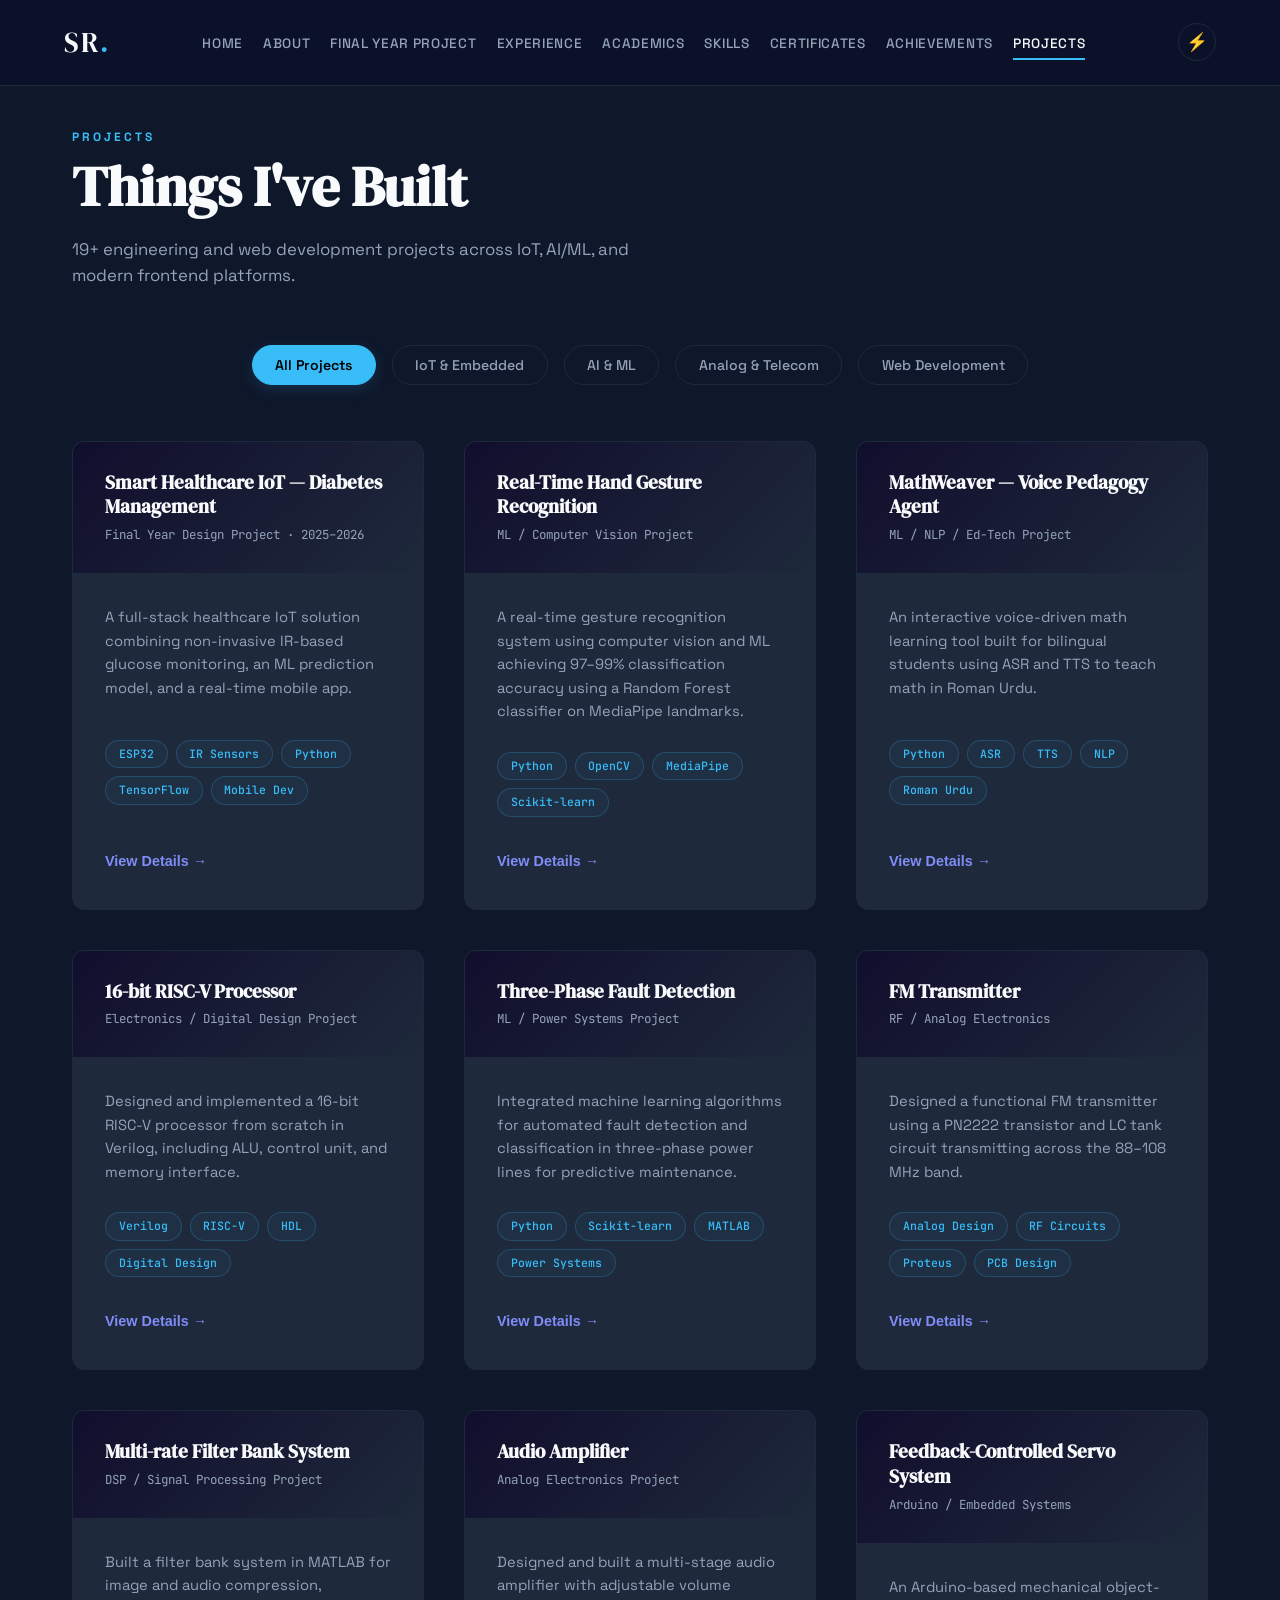
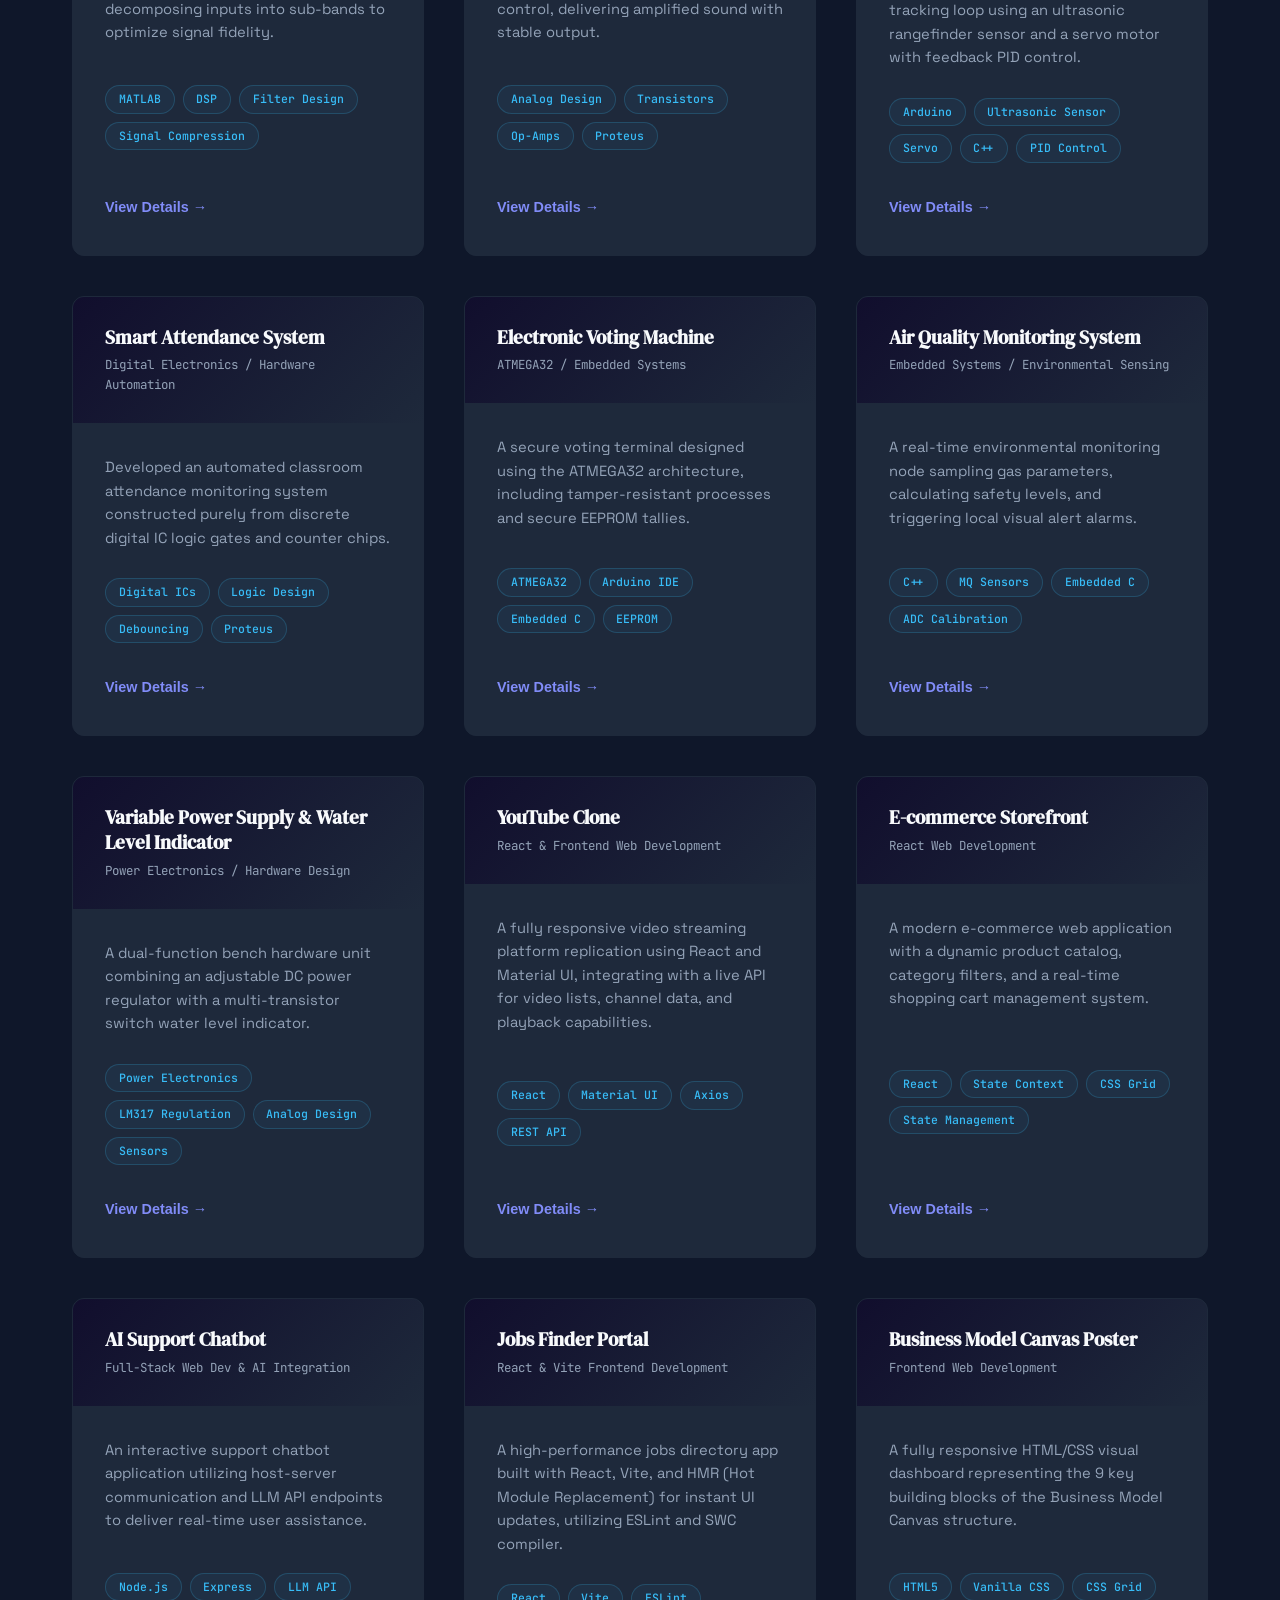
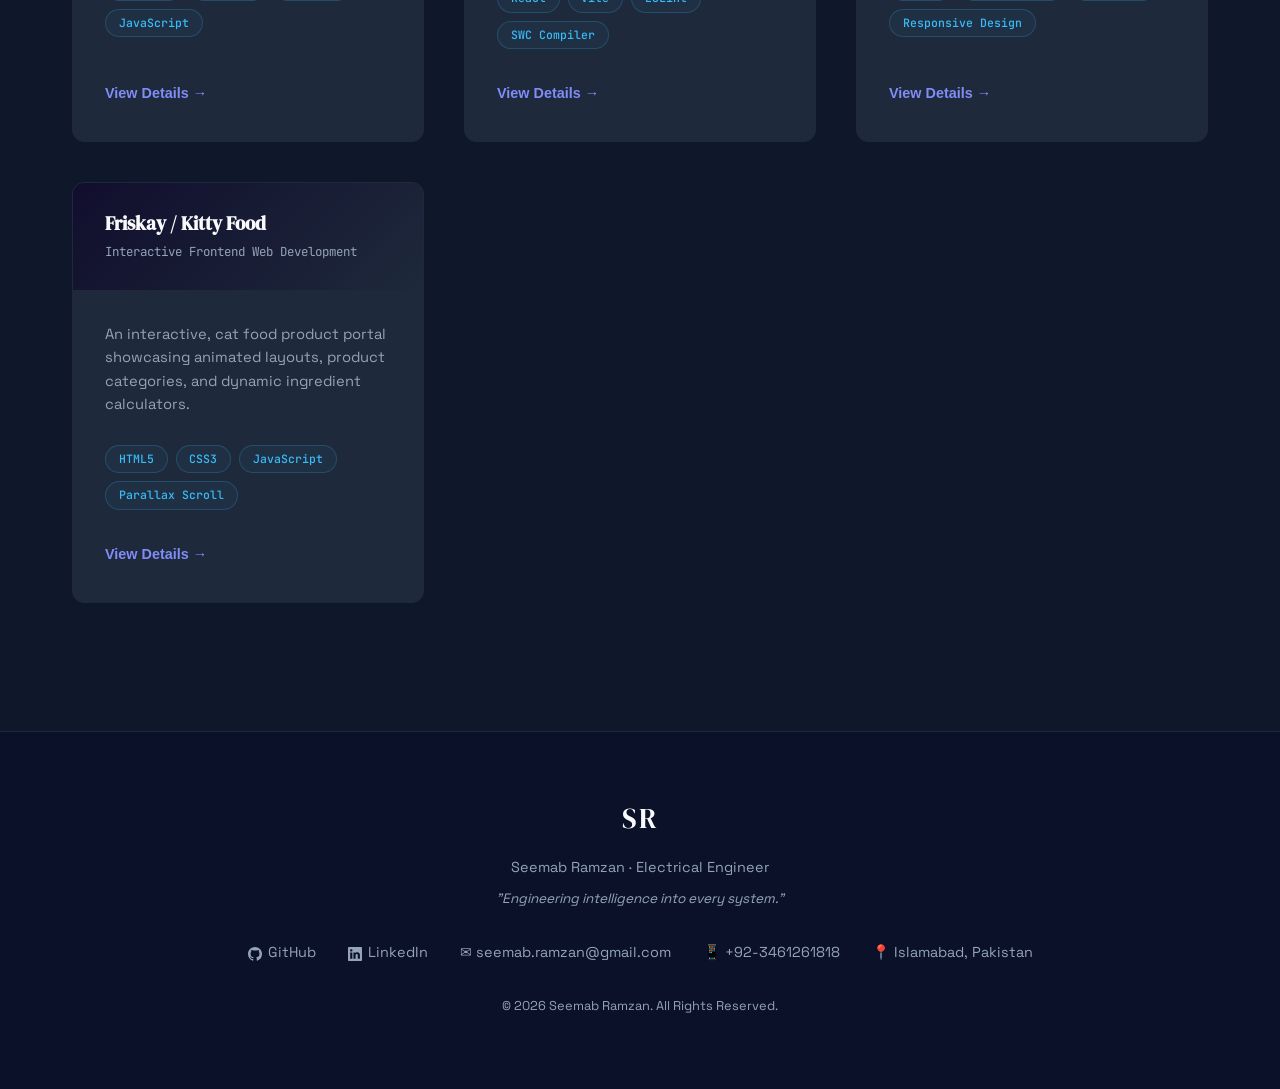
<file: projects.html>
<!DOCTYPE html>
<html lang="en">
<head>
  <meta charset="UTF-8"/>
  <meta name="viewport" content="width=device-width, initial-scale=1.0"/>
  <title>Seemab Ramzan — Electrical Engineer | Projects</title>
  <meta name="description" content="Projects gallery of Seemab Ramzan spanning Embedded Systems, IoT networks, Power Systems, Analog Design, and Machine Learning."/>
  <meta name="keywords" content="Seemab Ramzan, Projects, ESP32, RISC-V, MediaPipe, DSP, FM Transmitter, ML, Telecom"/>
  <meta name="author" content="Seemab Ramzan"/>
  
  <!-- Google Fonts -->
  <link rel="preconnect" href="https://fonts.googleapis.com">
  <link rel="preconnect" href="https://fonts.gstatic.com" crossorigin>
  <link href="https://fonts.googleapis.com/css2?family=Space+Grotesk:wght@300;400;500;600;700&family=DM+Serif+Display:ital@0;1&family=JetBrains+Mono:wght@400;500;700&display=swap" rel="stylesheet"/>
  
  <!-- Custom CSS -->
  <link rel="stylesheet" href="styles.css?v=15"/>
</head>
<body>

  <!-- Custom Cursor & Glow Backgrounds -->
  <div class="custom-cursor" id="customCursor"></div>
  <div class="glow-bg-radial"></div>

  <!-- NAVIGATION -->
  <nav id="navbar">
    <div class="logo" onclick="window.location.href='index.html'">SR<span>.</span></div>
    <ul class="nav-links" id="navLinks">
      <li><a href="index.html">Home</a></li>
      <li><a href="about.html">About</a></li>
      <li><a href="fyp.html">Final Year Project</a></li>
      <li><a href="experience.html">Experience</a></li>
      <li><a href="academics.html">Academics</a></li>
      <li><a href="skills.html">Skills</a></li>
      <li><a href="certificates.html">Certificates</a></li>
      <li><a href="achievements.html">Achievements</a></li>
      <li><a href="projects.html" class="active">Projects</a></li>
    </ul>
    <div class="nav-actions">
      <button class="theme-toggle" id="themeToggle" aria-label="Toggle theme">⚡</button>
      <div class="hamburger" id="hamburger" aria-label="Toggle menu">
        <span></span><span></span><span></span>
      </div>
    </div>
  </nav>

  <main>
    <!-- PROJECTS SECTION -->
    <section id="projects">
      <div class="container">
        <p class="section-label">Projects</p>
        <h2 class="section-title">Things I've Built</h2>
        <p class="section-sub">19+ engineering and web development projects across IoT, AI/ML, and modern frontend platforms.</p>
        
        <!-- Project Filters -->
        <div class="project-filters">
          <button class="filter-btn active" data-filter="all">All Projects</button>
          <button class="filter-btn" data-filter="embedded">IoT & Embedded</button>
          <button class="filter-btn" data-filter="ml">AI & ML</button>
          <button class="filter-btn" data-filter="analog">Analog & Telecom</button>
          <button class="filter-btn" data-filter="web">Web Development</button>
        </div>

        <div class="projects-grid" id="projectsGrid">
          <!-- Project 1 -->
          <div class="proj-card" data-category="embedded ml" data-id="1">
            <div class="proj-header">
              <h3>Smart Healthcare IoT — Diabetes Management</h3>
              <p class="proj-type">Final Year Design Project · 2025–2026</p>
            </div>
            <div class="proj-body">
              <p>A full-stack healthcare IoT solution combining non-invasive IR-based glucose monitoring, an ML prediction model, and a real-time mobile app.</p>
              <div class="tech-tags">
                <span class="tech-tag">ESP32</span><span class="tech-tag">IR Sensors</span><span class="tech-tag">Python</span><span class="tech-tag">TensorFlow</span><span class="tech-tag">Mobile Dev</span>
              </div>
              <button class="btn-more">View Details →</button>
            </div>
          </div>

          <!-- Project 2 -->
          <div class="proj-card" data-category="ml" data-id="2">
            <div class="proj-header">
              <h3>Real-Time Hand Gesture Recognition</h3>
              <p class="proj-type">ML / Computer Vision Project</p>
            </div>
            <div class="proj-body">
              <p>A real-time gesture recognition system using computer vision and ML achieving 97–99% classification accuracy using a Random Forest classifier on MediaPipe landmarks.</p>
              <div class="tech-tags">
                <span class="tech-tag">Python</span><span class="tech-tag">OpenCV</span><span class="tech-tag">MediaPipe</span><span class="tech-tag">Scikit-learn</span>
              </div>
              <button class="btn-more">View Details →</button>
            </div>
          </div>

          <!-- Project 3 -->
          <div class="proj-card" data-category="ml" data-id="3">
            <div class="proj-header">
              <h3>MathWeaver — Voice Pedagogy Agent</h3>
              <p class="proj-type">ML / NLP / Ed-Tech Project</p>
            </div>
            <div class="proj-body">
              <p>An interactive voice-driven math learning tool built for bilingual students using ASR and TTS to teach math in Roman Urdu.</p>
              <div class="tech-tags">
                <span class="tech-tag">Python</span><span class="tech-tag">ASR</span><span class="tech-tag">TTS</span><span class="tech-tag">NLP</span><span class="tech-tag">Roman Urdu</span>
              </div>
              <button class="btn-more">View Details →</button>
            </div>
          </div>

          <!-- Project 4 -->
          <div class="proj-card" data-category="embedded" data-id="4">
            <div class="proj-header">
              <h3>16-bit RISC-V Processor</h3>
              <p class="proj-type">Electronics / Digital Design Project</p>
            </div>
            <div class="proj-body">
              <p>Designed and implemented a 16-bit RISC-V processor from scratch in Verilog, including ALU, control unit, and memory interface.</p>
              <div class="tech-tags">
                <span class="tech-tag">Verilog</span><span class="tech-tag">RISC-V</span><span class="tech-tag">HDL</span><span class="tech-tag">Digital Design</span>
              </div>
              <button class="btn-more">View Details →</button>
            </div>
          </div>

          <!-- Project 5 -->
          <div class="proj-card" data-category="ml" data-id="5">
            <div class="proj-header">
              <h3>Three-Phase Fault Detection</h3>
              <p class="proj-type">ML / Power Systems Project</p>
            </div>
            <div class="proj-body">
              <p>Integrated machine learning algorithms for automated fault detection and classification in three-phase power lines for predictive maintenance.</p>
              <div class="tech-tags">
                <span class="tech-tag">Python</span><span class="tech-tag">Scikit-learn</span><span class="tech-tag">MATLAB</span><span class="tech-tag">Power Systems</span>
              </div>
              <button class="btn-more">View Details →</button>
            </div>
          </div>

          <!-- Project 6 -->
          <div class="proj-card" data-category="analog" data-id="6">
            <div class="proj-header">
              <h3>FM Transmitter</h3>
              <p class="proj-type">RF / Analog Electronics</p>
            </div>
            <div class="proj-body">
              <p>Designed a functional FM transmitter using a PN2222 transistor and LC tank circuit transmitting across the 88–108 MHz band.</p>
              <div class="tech-tags">
                <span class="tech-tag">Analog Design</span><span class="tech-tag">RF Circuits</span><span class="tech-tag">Proteus</span><span class="tech-tag">PCB Design</span>
              </div>
              <button class="btn-more">View Details →</button>
            </div>
          </div>

          <!-- Project 7 -->
          <div class="proj-card" data-category="analog" data-id="7">
            <div class="proj-header">
              <h3>Multi-rate Filter Bank System</h3>
              <p class="proj-type">DSP / Signal Processing Project</p>
            </div>
            <div class="proj-body">
              <p>Built a filter bank system in MATLAB for image and audio compression, decomposing inputs into sub-bands to optimize signal fidelity.</p>
              <div class="tech-tags">
                <span class="tech-tag">MATLAB</span><span class="tech-tag">DSP</span><span class="tech-tag">Filter Design</span><span class="tech-tag">Signal Compression</span>
              </div>
              <button class="btn-more">View Details →</button>
            </div>
          </div>

          <!-- Project 8 -->
          <div class="proj-card" data-category="analog" data-id="8">
            <div class="proj-header">
              <h3>Audio Amplifier</h3>
              <p class="proj-type">Analog Electronics Project</p>
            </div>
            <div class="proj-body">
              <p>Designed and built a multi-stage audio amplifier with adjustable volume control, delivering amplified sound with stable output.</p>
              <div class="tech-tags">
                <span class="tech-tag">Analog Design</span><span class="tech-tag">Transistors</span><span class="tech-tag">Op-Amps</span><span class="tech-tag">Proteus</span>
              </div>
              <button class="btn-more">View Details →</button>
            </div>
          </div>

          <!-- Project 9 -->
          <div class="proj-card" data-category="embedded" data-id="9">
            <div class="proj-header">
              <h3>Feedback-Controlled Servo System</h3>
              <p class="proj-type">Arduino / Embedded Systems</p>
            </div>
            <div class="proj-body">
              <p>An Arduino-based mechanical object-tracking loop using an ultrasonic rangefinder sensor and a servo motor with feedback PID control.</p>
              <div class="tech-tags">
                <span class="tech-tag">Arduino</span><span class="tech-tag">Ultrasonic Sensor</span><span class="tech-tag">Servo</span><span class="tech-tag">C++</span><span class="tech-tag">PID Control</span>
              </div>
              <button class="btn-more">View Details →</button>
            </div>
          </div>

          <!-- Project 10 -->
          <div class="proj-card" data-category="embedded" data-id="10">
            <div class="proj-header">
              <h3>Smart Attendance System</h3>
              <p class="proj-type">Digital Electronics / Hardware Automation</p>
            </div>
            <div class="proj-body">
              <p>Developed an automated classroom attendance monitoring system constructed purely from discrete digital IC logic gates and counter chips.</p>
              <div class="tech-tags">
                <span class="tech-tag">Digital ICs</span><span class="tech-tag">Logic Design</span><span class="tech-tag">Debouncing</span><span class="tech-tag">Proteus</span>
              </div>
              <button class="btn-more">View Details →</button>
            </div>
          </div>

          <!-- Project 11 -->
          <div class="proj-card" data-category="embedded" data-id="11">
            <div class="proj-header">
              <h3>Electronic Voting Machine</h3>
              <p class="proj-type">ATMEGA32 / Embedded Systems</p>
            </div>
            <div class="proj-body">
              <p>A secure voting terminal designed using the ATMEGA32 architecture, including tamper-resistant processes and secure EEPROM tallies.</p>
              <div class="tech-tags">
                <span class="tech-tag">ATMEGA32</span><span class="tech-tag">Arduino IDE</span><span class="tech-tag">Embedded C</span><span class="tech-tag">EEPROM</span>
              </div>
              <button class="btn-more">View Details →</button>
            </div>
          </div>

          <!-- Project 12 -->
          <div class="proj-card" data-category="embedded" data-id="12">
            <div class="proj-header">
              <h3>Air Quality Monitoring System</h3>
              <p class="proj-type">Embedded Systems / Environmental Sensing</p>
            </div>
            <div class="proj-body">
              <p>A real-time environmental monitoring node sampling gas parameters, calculating safety levels, and triggering local visual alert alarms.</p>
              <div class="tech-tags">
                <span class="tech-tag">C++</span><span class="tech-tag">MQ Sensors</span><span class="tech-tag">Embedded C</span><span class="tech-tag">ADC Calibration</span>
              </div>
              <button class="btn-more">View Details →</button>
            </div>
          </div>

          <!-- Project 13 -->
          <div class="proj-card" data-category="embedded" data-id="13">
            <div class="proj-header">
              <h3>Variable Power Supply & Water Level Indicator</h3>
              <p class="proj-type">Power Electronics / Hardware Design</p>
            </div>
            <div class="proj-body">
              <p>A dual-function bench hardware unit combining an adjustable DC power regulator with a multi-transistor switch water level indicator.</p>
              <div class="tech-tags">
                <span class="tech-tag">Power Electronics</span><span class="tech-tag">LM317 Regulation</span><span class="tech-tag">Analog Design</span><span class="tech-tag">Sensors</span>
              </div>
              <button class="btn-more">View Details →</button>
            </div>
          </div>

          <!-- Project 14 -->
          <div class="proj-card" data-category="web" data-id="14">
            <div class="proj-header">
              <h3>YouTube Clone</h3>
              <p class="proj-type">React & Frontend Web Development</p>
            </div>
            <div class="proj-body">
              <p>A fully responsive video streaming platform replication using React and Material UI, integrating with a live API for video lists, channel data, and playback capabilities.</p>
              <div class="tech-tags">
                <span class="tech-tag">React</span><span class="tech-tag">Material UI</span><span class="tech-tag">Axios</span><span class="tech-tag">REST API</span>
              </div>
              <button class="btn-more">View Details →</button>
            </div>
          </div>

          <!-- Project 15 -->
          <div class="proj-card" data-category="web" data-id="15">
            <div class="proj-header">
              <h3>E-commerce Storefront</h3>
              <p class="proj-type">React Web Development</p>
            </div>
            <div class="proj-body">
              <p>A modern e-commerce web application with a dynamic product catalog, category filters, and a real-time shopping cart management system.</p>
              <div class="tech-tags">
                <span class="tech-tag">React</span><span class="tech-tag">State Context</span><span class="tech-tag">CSS Grid</span><span class="tech-tag">State Management</span>
              </div>
              <button class="btn-more">View Details →</button>
            </div>
          </div>

          <!-- Project 16 -->
          <div class="proj-card" data-category="web" data-id="16">
            <div class="proj-header">
              <h3>AI Support Chatbot</h3>
              <p class="proj-type">Full-Stack Web Dev & AI Integration</p>
            </div>
            <div class="proj-body">
              <p>An interactive support chatbot application utilizing host-server communication and LLM API endpoints to deliver real-time user assistance.</p>
              <div class="tech-tags">
                <span class="tech-tag">Node.js</span><span class="tech-tag">Express</span><span class="tech-tag">LLM API</span><span class="tech-tag">JavaScript</span>
              </div>
              <button class="btn-more">View Details →</button>
            </div>
          </div>

          <!-- Project 17 -->
          <div class="proj-card" data-category="web" data-id="17">
            <div class="proj-header">
              <h3>Jobs Finder Portal</h3>
              <p class="proj-type">React & Vite Frontend Development</p>
            </div>
            <div class="proj-body">
              <p>A high-performance jobs directory app built with React, Vite, and HMR (Hot Module Replacement) for instant UI updates, utilizing ESLint and SWC compiler.</p>
              <div class="tech-tags">
                <span class="tech-tag">React</span><span class="tech-tag">Vite</span><span class="tech-tag">ESLint</span><span class="tech-tag">SWC Compiler</span>
              </div>
              <button class="btn-more">View Details →</button>
            </div>
          </div>

          <!-- Project 18 -->
          <div class="proj-card" data-category="web" data-id="18">
            <div class="proj-header">
              <h3>Business Model Canvas Poster</h3>
              <p class="proj-type">Frontend Web Development</p>
            </div>
            <div class="proj-body">
              <p>A fully responsive HTML/CSS visual dashboard representing the 9 key building blocks of the Business Model Canvas structure.</p>
              <div class="tech-tags">
                <span class="tech-tag">HTML5</span><span class="tech-tag">Vanilla CSS</span><span class="tech-tag">CSS Grid</span><span class="tech-tag">Responsive Design</span>
              </div>
              <button class="btn-more">View Details →</button>
            </div>
          </div>

          <!-- Project 19 -->
          <div class="proj-card" data-category="web" data-id="19">
            <div class="proj-header">
              <h3>Friskay / Kitty Food</h3>
              <p class="proj-type">Interactive Frontend Web Development</p>
            </div>
            <div class="proj-body">
              <p>An interactive, cat food product portal showcasing animated layouts, product categories, and dynamic ingredient calculators.</p>
              <div class="tech-tags">
                <span class="tech-tag">HTML5</span><span class="tech-tag">CSS3</span><span class="tech-tag">JavaScript</span><span class="tech-tag">Parallax Scroll</span>
              </div>
              <button class="btn-more">View Details →</button>
            </div>
          </div>
        </div>
      </div>
    </section>
  </main>



  <!-- FOOTER -->
  <footer id="footer">
    <span class="logo">SR</span>
    <p>Seemab Ramzan · Electrical Engineer</p>
    <p class="footer-quote">"Engineering intelligence into every system."</p>
    <div class="footer-icons">
      <a href="https://github.com/Seemab77" target="_blank" rel="noopener noreferrer"><svg xmlns="http://www.w3.org/2000/svg" width="14" height="14" fill="currentColor" class="bi bi-github" viewBox="0 0 16 16" style="vertical-align: middle; margin-right: 6px; display: inline-block;"><path d="M8 0C3.58 0 0 3.58 0 8c0 3.54 2.29 6.53 5.47 7.59.4.07.55-.17.55-.38 0-.19-.01-.82-.01-1.49-2.01.37-2.53-.49-2.69-.94-.09-.23-.48-.94-.82-1.13-.28-.15-.68-.52-.01-.53.63-.01 1.08.58 1.23.82.72 1.21 1.87.87 2.33.66.07-.52.28-.87.51-1.07-1.78-.2-3.64-.89-3.64-3.95 0-.87.31-1.59.82-2.15-.08-.2-.36-1.02.08-2.12 0 0 .67-.21 2.2.82.64-.18 1.32-.27 2-.27.68 0 1.36.09 2 .27 1.53-1.04 2.2-.82 2.2-.82.44 1.1.16 1.92.08 2.12.51.56.82 1.27.82 2.15 0 3.07-1.87 3.75-3.65 3.95.29.25.54.73.54 1.48 0 1.07-.01 1.93-.01 2.2 0 .21.15.46.55.38A8.013 8.013 0 0 0 16 8c0-4.42-3.58-8-8-8z"/></svg>GitHub</a>
      <a href="https://linkedin.com/in/SeemabRamzan" target="_blank" rel="noopener noreferrer"><svg xmlns="http://www.w3.org/2000/svg" width="14" height="14" fill="currentColor" class="bi bi-linkedin" viewBox="0 0 16 16" style="vertical-align: middle; margin-right: 6px; display: inline-block;"><path d="M0 1.146C0 .513.526 0 1.175 0h13.65C15.474 0 16 .513 16 1.146v13.708c0 .633-.526 1.146-1.175 1.146H1.175C.526 16 0 15.487 0 14.854V1.146zm4.943 12.248V6.169H2.542v7.225h2.401zm-1.2-8.212c.837 0 1.358-.554 1.358-1.248-.015-.709-.52-1.248-1.342-1.248-.822 0-1.359.54-1.359 1.248 0 .694.521 1.248 1.327 1.248h.016zm4.908 8.212V9.359c0-.216.016-.432.08-.586.173-.431.568-.878 1.232-.878.869 0 1.216.662 1.216 1.634v3.865h2.401V9.25c0-2.22-1.184-3.252-2.764-3.252-1.274 0-1.845.7-2.165 1.193v.025h-.016a5.07 5.07 0 0 0 .016-.025V6.169h-2.4c.03.678 0 7.225 0 7.225h2.4z"/></svg>LinkedIn</a>
      <a href="mailto:seemab.ramzan@gmail.com">✉ seemab.ramzan@gmail.com</a>
      <a href="tel:+923461261818">📱 +92-3461261818</a>
      <a href="https://maps.google.com/?q=Islamabad,%20Pakistan" target="_blank" rel="noopener noreferrer">📍 Islamabad, Pakistan</a>
    </div>
    <p class="copyright">&copy; 2026 Seemab Ramzan. All Rights Reserved.</p>
  </footer>

  <!-- PROJECT DETAILS MODAL -->
  <div class="modal-overlay" id="modalOverlay">
    <div class="project-modal" id="projectModal">
      <button class="modal-close" id="modalClose" aria-label="Close modal">&times;</button>
      <div class="modal-header">
        <h3 id="modalTitle">Project Title</h3>
        <p id="modalType">Project Type</p>
      </div>
      <div class="modal-body">
        <div class="modal-desc-col">
          <p id="modalDesc">Detailed project description goes here.</p>
          <div class="modal-outcomes">
            <h4>Key Outcomes</h4>
            <div class="outcomes-list" id="modalOutcomesList">
              <!-- Dynamically populated -->
            </div>
          </div>
        </div>
        <div class="modal-tech-col">
          <h4>Technologies Used</h4>
          <div class="tech-tags" id="modalTechTags">
            <!-- Dynamically populated -->
          </div>
          <div class="schematic-mock">
            <div class="schematic-title">System Architecture Schematic</div>
            <div class="schematic-canvas-wrap">
              <!-- Dynamically populated SVG -->
            </div>
          </div>
        </div>
      </div>
    </div>
  </div>

  <!-- Custom JavaScript -->
  <script src="app.js"></script>
</body>
</html>
</file>
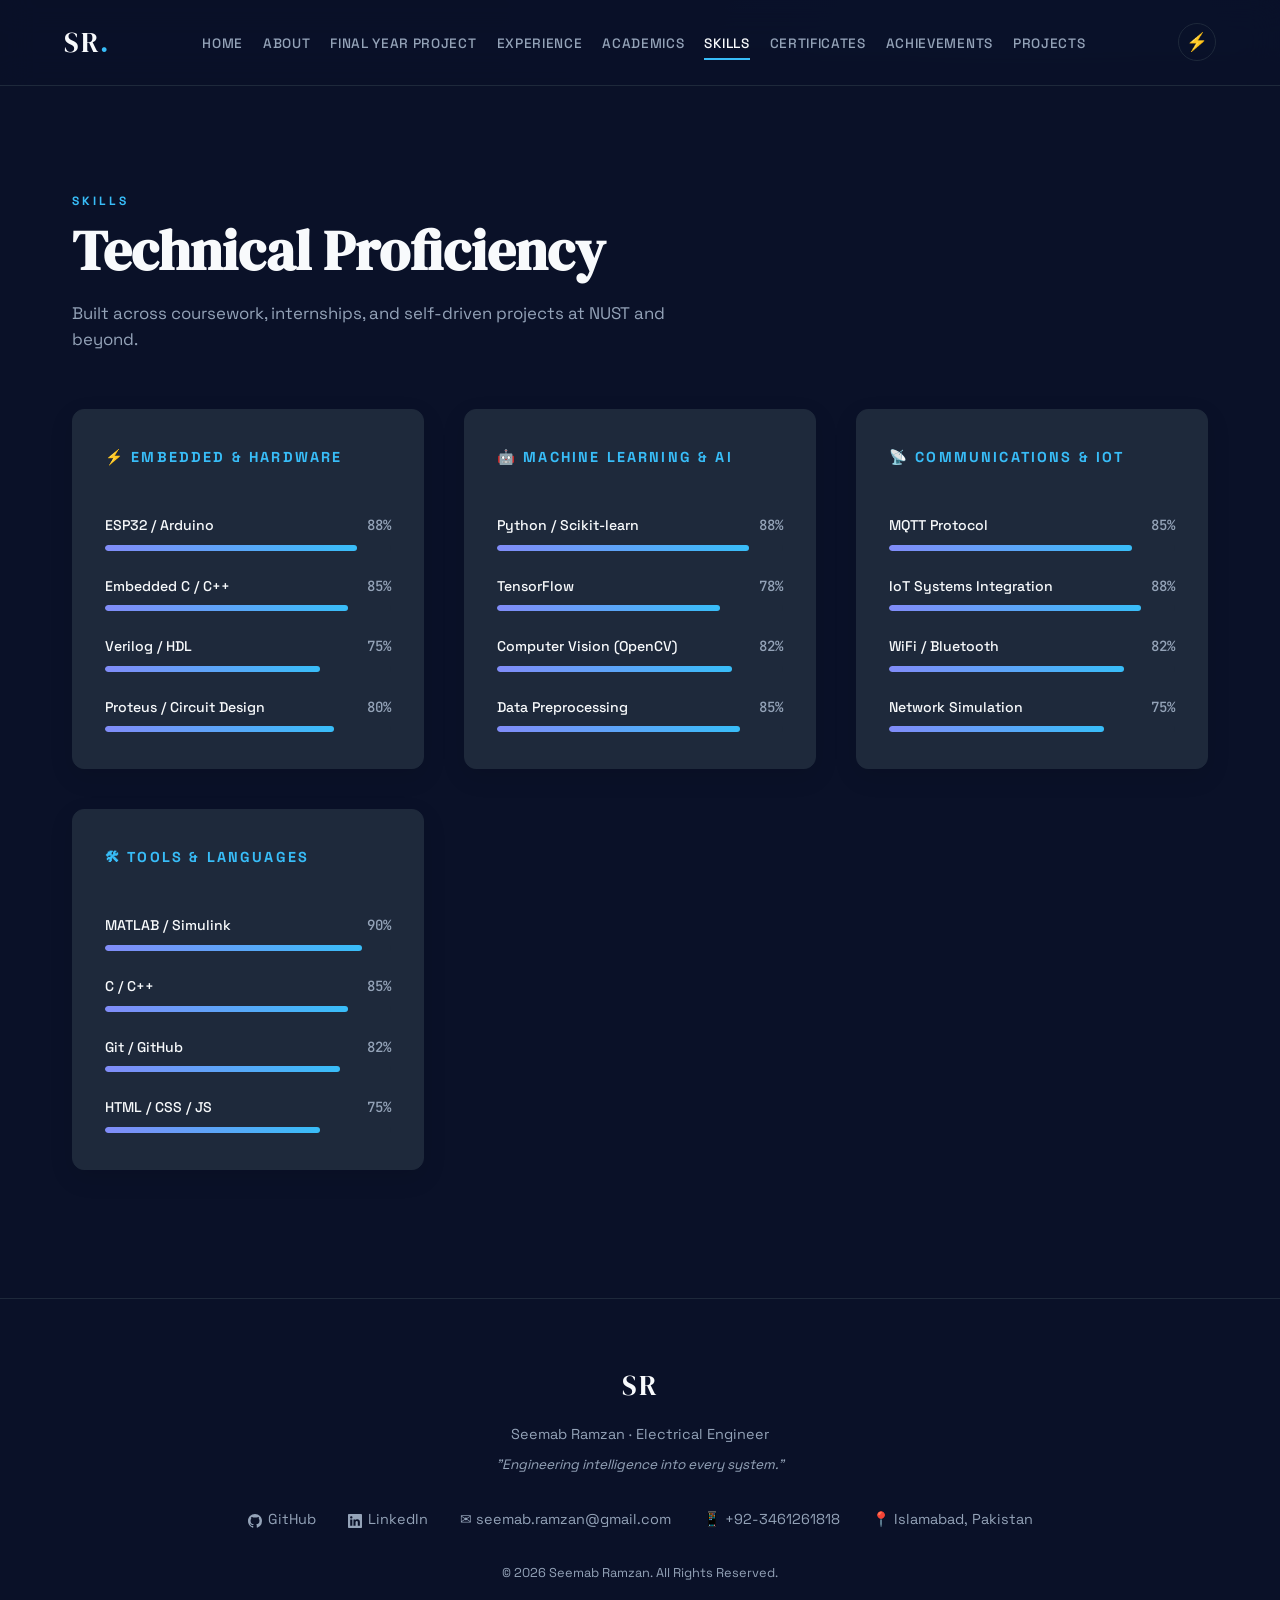
<file: skills.html>
<!DOCTYPE html>
<html lang="en">
<head>
  <meta charset="UTF-8"/>
  <meta name="viewport" content="width=device-width, initial-scale=1.0"/>
  <title>Seemab Ramzan — Electrical Engineer | Skills</title>
  <meta name="description" content="Technical proficiency and skills list of Seemab Ramzan, graduate Electrical Engineer from NUST."/>
  <meta name="keywords" content="Seemab Ramzan, Skills, Embedded, Arduino, C++, Python, TensorFlow, MQTT, MATLAB"/>
  <meta name="author" content="Seemab Ramzan"/>
  
  <!-- Google Fonts -->
  <link rel="preconnect" href="https://fonts.googleapis.com">
  <link rel="preconnect" href="https://fonts.gstatic.com" crossorigin>
  <link href="https://fonts.googleapis.com/css2?family=Space+Grotesk:wght@300;400;500;600;700&family=DM+Serif+Display:ital@0;1&family=JetBrains+Mono:wght@400;500;700&display=swap" rel="stylesheet"/>
  
  <!-- Custom CSS -->
  <link rel="stylesheet" href="styles.css?v=15"/>
</head>
<body>

  <!-- Custom Cursor & Glow Backgrounds -->
  <div class="custom-cursor" id="customCursor"></div>
  <div class="glow-bg-radial"></div>

  <!-- NAVIGATION -->
  <nav id="navbar">
    <div class="logo" onclick="window.location.href='index.html'">SR<span>.</span></div>
    <ul class="nav-links" id="navLinks">
      <li><a href="index.html">Home</a></li>
      <li><a href="about.html">About</a></li>
      <li><a href="fyp.html">Final Year Project</a></li>
      <li><a href="experience.html">Experience</a></li>
      <li><a href="academics.html">Academics</a></li>
      <li><a href="skills.html" class="active">Skills</a></li>
      <li><a href="certificates.html">Certificates</a></li>
      <li><a href="achievements.html">Achievements</a></li>
      <li><a href="projects.html">Projects</a></li>
    </ul>
    <div class="nav-actions">
      <button class="theme-toggle" id="themeToggle" aria-label="Toggle theme">⚡</button>
      <div class="hamburger" id="hamburger" aria-label="Toggle menu">
        <span></span><span></span><span></span>
      </div>
    </div>
  </nav>

  <main>
    <!-- SKILLS SECTION -->
    <section id="skills" style="margin-top: 4rem;">
      <div class="container">
        <p class="section-label">Skills</p>
        <h2 class="section-title">Technical Proficiency</h2>
        <p class="section-sub">Built across coursework, internships, and self-driven projects at NUST and beyond.</p>
        
        <div class="skills-grid">
          <!-- Category 1 -->
          <div class="skill-cat">
            <h3>⚡ Embedded & Hardware</h3>
            <div class="skill-row">
              <div class="skill-label"><span>ESP32 / Arduino</span><span>88%</span></div>
              <div class="bar-bg"><div class="bar-fill" data-val="88"></div></div>
            </div>
            <div class="skill-row">
              <div class="skill-label"><span>Embedded C / C++</span><span>85%</span></div>
              <div class="bar-bg"><div class="bar-fill" data-val="85"></div></div>
            </div>
            <div class="skill-row">
              <div class="skill-label"><span>Verilog / HDL</span><span>75%</span></div>
              <div class="bar-bg"><div class="bar-fill" data-val="75"></div></div>
            </div>
            <div class="skill-row">
              <div class="skill-label"><span>Proteus / Circuit Design</span><span>80%</span></div>
              <div class="bar-bg"><div class="bar-fill" data-val="80"></div></div>
            </div>
          </div>
          
          <!-- Category 2 -->
          <div class="skill-cat">
            <h3>🤖 Machine Learning & AI</h3>
            <div class="skill-row">
              <div class="skill-label"><span>Python / Scikit-learn</span><span>88%</span></div>
              <div class="bar-bg"><div class="bar-fill" data-val="88"></div></div>
            </div>
            <div class="skill-row">
              <div class="skill-label"><span>TensorFlow</span><span>78%</span></div>
              <div class="bar-bg"><div class="bar-fill" data-val="78"></div></div>
            </div>
            <div class="skill-row">
              <div class="skill-label"><span>Computer Vision (OpenCV)</span><span>82%</span></div>
              <div class="bar-bg"><div class="bar-fill" data-val="82"></div></div>
            </div>
            <div class="skill-row">
              <div class="skill-label"><span>Data Preprocessing</span><span>85%</span></div>
              <div class="bar-bg"><div class="bar-fill" data-val="85"></div></div>
            </div>
          </div>
          
          <!-- Category 3 -->
          <div class="skill-cat">
            <h3>📡 Communications & IoT</h3>
            <div class="skill-row">
              <div class="skill-label"><span>MQTT Protocol</span><span>85%</span></div>
              <div class="bar-bg"><div class="bar-fill" data-val="85"></div></div>
            </div>
            <div class="skill-row">
              <div class="skill-label"><span>IoT Systems Integration</span><span>88%</span></div>
              <div class="bar-bg"><div class="bar-fill" data-val="88"></div></div>
            </div>
            <div class="skill-row">
              <div class="skill-label"><span>WiFi / Bluetooth</span><span>82%</span></div>
              <div class="bar-bg"><div class="bar-fill" data-val="82"></div></div>
            </div>
            <div class="skill-row">
              <div class="skill-label"><span>Network Simulation</span><span>75%</span></div>
              <div class="bar-bg"><div class="bar-fill" data-val="75"></div></div>
            </div>
          </div>
          
          <!-- Category 4 -->
          <div class="skill-cat">
            <h3>🛠 Tools & Languages</h3>
            <div class="skill-row">
              <div class="skill-label"><span>MATLAB / Simulink</span><span>90%</span></div>
              <div class="bar-bg"><div class="bar-fill" data-val="90"></div></div>
            </div>
            <div class="skill-row">
              <div class="skill-label"><span>C / C++</span><span>85%</span></div>
              <div class="bar-bg"><div class="bar-fill" data-val="85"></div></div>
            </div>
            <div class="skill-row">
              <div class="skill-label"><span>Git / GitHub</span><span>82%</span></div>
              <div class="bar-bg"><div class="bar-fill" data-val="82"></div></div>
            </div>
            <div class="skill-row">
              <div class="skill-label"><span>HTML / CSS / JS</span><span>75%</span></div>
              <div class="bar-bg"><div class="bar-fill" data-val="75"></div></div>
            </div>
          </div>
        </div>
      </div>
    </section>
  </main>



  <!-- FOOTER -->
  <footer id="footer">
    <span class="logo">SR</span>
    <p>Seemab Ramzan · Electrical Engineer</p>
    <p class="footer-quote">"Engineering intelligence into every system."</p>
    <div class="footer-icons">
      <a href="https://github.com/Seemab77" target="_blank" rel="noopener noreferrer"><svg xmlns="http://www.w3.org/2000/svg" width="14" height="14" fill="currentColor" class="bi bi-github" viewBox="0 0 16 16" style="vertical-align: middle; margin-right: 6px; display: inline-block;"><path d="M8 0C3.58 0 0 3.58 0 8c0 3.54 2.29 6.53 5.47 7.59.4.07.55-.17.55-.38 0-.19-.01-.82-.01-1.49-2.01.37-2.53-.49-2.69-.94-.09-.23-.48-.94-.82-1.13-.28-.15-.68-.52-.01-.53.63-.01 1.08.58 1.23.82.72 1.21 1.87.87 2.33.66.07-.52.28-.87.51-1.07-1.78-.2-3.64-.89-3.64-3.95 0-.87.31-1.59.82-2.15-.08-.2-.36-1.02.08-2.12 0 0 .67-.21 2.2.82.64-.18 1.32-.27 2-.27.68 0 1.36.09 2 .27 1.53-1.04 2.2-.82 2.2-.82.44 1.1.16 1.92.08 2.12.51.56.82 1.27.82 2.15 0 3.07-1.87 3.75-3.65 3.95.29.25.54.73.54 1.48 0 1.07-.01 1.93-.01 2.2 0 .21.15.46.55.38A8.013 8.013 0 0 0 16 8c0-4.42-3.58-8-8-8z"/></svg>GitHub</a>
      <a href="https://linkedin.com/in/SeemabRamzan" target="_blank" rel="noopener noreferrer"><svg xmlns="http://www.w3.org/2000/svg" width="14" height="14" fill="currentColor" class="bi bi-linkedin" viewBox="0 0 16 16" style="vertical-align: middle; margin-right: 6px; display: inline-block;"><path d="M0 1.146C0 .513.526 0 1.175 0h13.65C15.474 0 16 .513 16 1.146v13.708c0 .633-.526 1.146-1.175 1.146H1.175C.526 16 0 15.487 0 14.854V1.146zm4.943 12.248V6.169H2.542v7.225h2.401zm-1.2-8.212c.837 0 1.358-.554 1.358-1.248-.015-.709-.52-1.248-1.342-1.248-.822 0-1.359.54-1.359 1.248 0 .694.521 1.248 1.327 1.248h.016zm4.908 8.212V9.359c0-.216.016-.432.08-.586.173-.431.568-.878 1.232-.878.869 0 1.216.662 1.216 1.634v3.865h2.401V9.25c0-2.22-1.184-3.252-2.764-3.252-1.274 0-1.845.7-2.165 1.193v.025h-.016a5.07 5.07 0 0 0 .016-.025V6.169h-2.4c.03.678 0 7.225 0 7.225h2.4z"/></svg>LinkedIn</a>
      <a href="mailto:seemab.ramzan@gmail.com">✉ seemab.ramzan@gmail.com</a>
      <a href="tel:+923461261818">📱 +92-3461261818</a>
      <a href="https://maps.google.com/?q=Islamabad,%20Pakistan" target="_blank" rel="noopener noreferrer">📍 Islamabad, Pakistan</a>
    </div>
    <p class="copyright">&copy; 2026 Seemab Ramzan. All Rights Reserved.</p>
  </footer>

  <!-- Custom JavaScript -->
  <script src="app.js"></script>
</body>
</html>
</file>
<file: styles.css>
/* DESIGN SYSTEM & GLOBAL VARIABLES */
:root {
  /* Dark Theme variables (default) - Navy Blue / Slate Cyber */
  --bg: #0a1128; /* Deep Midnight Blue background */
  --surface: #0f172a; /* Slightly lighter slate navy surface */
  --card: #1e293b; /* Slate card */
  --card-hover: #334155; /* Hover card */
  --accent: #38bdf8; /* Vibrant cyan/sky blue */
  --accent-rgb: 56, 189, 248;
  --accent2: #818cf8; /* Indigo accent */
  --accent2-rgb: 129, 140, 248;
  --gold: #f59e0b;
  --text: #f8fafc; /* Ice white/slate-tinted text */
  --muted: #94a3b8; /* Slate gray muted text */
  --border: #1e293b; /* Slate border */
  --glow: rgba(56, 189, 248, 0.15);
  --glow-accent2: rgba(129, 140, 248, 0.12);
  
  --font-main: 'Space Grotesk', -apple-system, BlinkMacSystemFont, "Segoe UI", Roboto, sans-serif;
  --font-heading: 'DM Serif Display', Georgia, serif;
  --font-mono: 'JetBrains Mono', monospace;
  
  --transition: all 0.35s cubic-bezier(0.25, 0.8, 0.25, 1);
}

/* Light Theme overrides - Navy Blue / Slate Cyber */
[data-theme="light"] {
  --bg: #f8fafc; /* Very light slate blue background */
  --surface: #f1f5f9; /* Light slate surface */
  --card: #ffffff; /* Pure white card */
  --card-hover: #f8fafc; /* Very light card hover */
  --accent: #0284c7; /* Sky blue accent */
  --accent-rgb: 2, 132, 199;
  --accent2: #4f46e5; /* Indigo accent */
  --accent2-rgb: 79, 70, 229;
  --gold: #d97706;
  --text: #0f172a; /* Dark slate text */
  --muted: #475569; /* Slate gray muted text */
  --border: #e2e8f0; /* Light gray border */
  --glow: rgba(2, 132, 199, 0.08);
  --glow-accent2: rgba(79, 70, 229, 0.08);
}

/* GLOBAL RESET & BASICS */
* {
  margin: 0;
  padding: 0;
  box-sizing: border-box;
}

html {
  scroll-behavior: smooth;
  font-size: 16px;
  overflow-x: hidden;
}

body {
  background-color: var(--bg);
  color: var(--text);
  font-family: var(--font-main);
  overflow-x: hidden;
  transition: background-color 0.4s ease, color 0.4s ease;
  line-height: 1.6;
}

/* CUSTOM CURSOR */
.custom-cursor {
  width: 20px;
  height: 20px;
  border: 2px solid var(--accent);
  border-radius: 50%;
  position: fixed;
  transform: translate(-50%, -50%);
  pointer-events: none;
  z-index: 9999;
  transition: width 0.2s, height 0.2s, background-color 0.2s;
  mix-blend-mode: difference;
}

.custom-cursor.hover {
  width: 40px;
  height: 40px;
  background-color: rgba(var(--accent-rgb), 0.1);
  border-color: var(--accent2);
}

/* RADIAL GLOW BACKGROUNDS */
.glow-bg-radial {
  position: fixed;
  top: 0;
  left: 0;
  width: 100vw;
  height: 100vh;
  pointer-events: none;
  z-index: -2;
  background: 
    radial-gradient(circle 800px at 80% 20%, rgba(var(--accent-rgb), 0.04), transparent 80%),
    radial-gradient(circle 600px at 20% 80%, rgba(var(--accent2-rgb), 0.04), transparent 85%);
  transition: var(--transition);
}

/* UTILITY CLASSES */
.container {
  max-width: 1200px;
  margin: 0 auto;
  padding: 0 2rem;
}

.section-label {
  font-size: 0.75rem;
  font-weight: 700;
  letter-spacing: 0.25em;
  text-transform: uppercase;
  color: var(--accent);
  margin-bottom: 0.5rem;
  display: block;
}

.section-title {
  font-family: var(--font-heading);
  font-size: clamp(2rem, 5vw, 3.5rem);
  line-height: 1.15;
  margin-bottom: 1rem;
}

.section-sub {
  color: var(--muted);
  font-size: 1.05rem;
  max-width: 600px;
  margin-bottom: 3.5rem;
}

.accent-text {
  color: var(--accent);
}

.gold-text {
  color: var(--gold);
}

/* BUTTONS */
.btn-primary {
  display: inline-block;
  background: linear-gradient(135deg, var(--accent), var(--accent2));
  color: #fff;
  padding: 0.9rem 2rem;
  border-radius: 6px;
  font-weight: 600;
  font-size: 0.95rem;
  text-decoration: none;
  border: none;
  cursor: pointer;
  box-shadow: 0 4px 15px var(--glow);
  transition: var(--transition);
}

.btn-primary:hover {
  transform: translateY(-3px);
  box-shadow: 0 8px 25px var(--glow), 0 0 10px rgba(var(--accent-rgb), 0.3);
}

.btn-outline {
  display: inline-block;
  background: transparent;
  color: var(--text);
  padding: 0.9rem 2rem;
  border-radius: 6px;
  font-weight: 600;
  font-size: 0.95rem;
  text-decoration: none;
  border: 1.5px solid var(--border);
  cursor: pointer;
  transition: var(--transition);
}

.btn-outline:hover {
  border-color: var(--accent);
  color: var(--accent);
  transform: translateY(-3px);
  box-shadow: 0 4px 15px rgba(var(--accent-rgb), 0.1);
}

/* NAVIGATION BAR */
nav {
  position: fixed;
  top: 0;
  left: 0;
  right: 0;
  z-index: 1000;
  display: flex;
  align-items: center;
  justify-content: space-between;
  padding: 1.25rem 4rem;
  background: color-mix(in srgb, var(--bg) 75%, transparent);
  backdrop-filter: blur(16px);
  -webkit-backdrop-filter: blur(16px);
  border-bottom: 1.5px solid var(--border);
  transition: padding 0.3s ease, background 0.3s ease;
}

nav.scroll-scrolled {
  padding: 0.8rem 4rem;
  background: color-mix(in srgb, var(--bg) 92%, transparent);
}

.logo {
  font-family: var(--font-heading);
  font-size: 1.75rem;
  color: var(--text);
  letter-spacing: 1.5px;
  cursor: pointer;
}

.logo span {
  color: var(--accent);
}

.nav-links {
  display: flex;
  gap: 1.25rem;
  list-style: none;
}

.nav-links a {
  color: var(--muted);
  text-decoration: none;
  font-size: 0.85rem;
  font-weight: 500;
  letter-spacing: 0.05em;
  text-transform: uppercase;
  position: relative;
  padding: 0.5rem 0;
  transition: color 0.3s;
}

.nav-links a::after {
  content: '';
  position: absolute;
  bottom: 0;
  left: 0;
  width: 0;
  height: 2px;
  background-color: var(--accent);
  transition: width 0.3s ease;
}

.nav-links a:hover,
.nav-links a.active {
  color: var(--text);
}

.nav-links a:hover::after,
.nav-links a.active::after {
  width: 100%;
}

.nav-actions {
  display: flex;
  align-items: center;
  gap: 1.5rem;
}

.theme-toggle {
  background: transparent;
  border: 1px solid var(--border);
  width: 38px;
  height: 38px;
  border-radius: 50%;
  color: var(--text);
  font-size: 1.1rem;
  cursor: pointer;
  display: flex;
  align-items: center;
  justify-content: center;
  transition: var(--transition);
}

.theme-toggle:hover {
  border-color: var(--accent);
  background: rgba(var(--accent-rgb), 0.08);
  box-shadow: 0 0 10px var(--glow);
  transform: rotate(15deg);
}

.hamburger {
  display: none;
  flex-direction: column;
  gap: 6px;
  cursor: pointer;
  width: 24px;
}

.hamburger span {
  width: 100%;
  height: 2px;
  background-color: var(--text);
  border-radius: 2px;
  transition: var(--transition);
}

/* HERO SECTION */
#hero {
  min-height: 100vh;
  position: relative;
  display: flex;
  align-items: center;
  padding: 8rem 4rem 4rem;
  overflow: hidden;
}

#waveCanvas {
  position: absolute;
  top: 0;
  left: 0;
  width: 100%;
  height: 100%;
  z-index: -1;
  opacity: 0.35;
  pointer-events: none;
}

.hero-bg {
  position: absolute;
  inset: 0;
  background: radial-gradient(ellipse at 80% 50%, rgba(var(--accent-rgb), 0.08) 0%, transparent 65%),
              radial-gradient(ellipse at 20% 80%, rgba(var(--accent2-rgb), 0.06) 0%, transparent 60%);
  pointer-events: none;
}

.hero-container {
  display: grid;
  grid-template-columns: 1.1fr 0.9fr;
  gap: 4rem;
  align-items: center;
  max-width: 1300px;
  margin: 0 auto;
  width: 100%;
}

.hero-content {
  position: relative;
}

.hero-eyebrow {
  font-size: 0.85rem;
  font-weight: 600;
  letter-spacing: 0.2em;
  text-transform: uppercase;
  color: var(--accent);
  margin-bottom: 1.5rem;
  display: inline-block;
  background: rgba(var(--accent-rgb), 0.08);
  padding: 0.4rem 1rem;
  border-radius: 30px;
  border: 1px solid rgba(var(--accent-rgb), 0.15);
}

#hero h1 {
  font-family: var(--font-heading);
  font-size: clamp(3.2rem, 7vw, 5.5rem);
  line-height: 1.05;
  font-weight: normal;
  margin-bottom: 1.25rem;
}

.hero-designations {
  font-size: 1.2rem;
  font-weight: 500;
  color: var(--accent2);
  margin-bottom: 1.5rem;
}

.hero-intro {
  font-size: 1.05rem;
  line-height: 1.75;
  color: var(--muted);
  max-width: 600px;
  margin-bottom: 2.5rem;
}

.cta-group {
  display: flex;
  gap: 1.25rem;
  flex-wrap: wrap;
  margin-bottom: 3.5rem;
}

.social-icons {
  display: flex;
  gap: 2rem;
}

.social-icons a {
  color: var(--muted);
  text-decoration: none;
  font-size: 0.9rem;
  font-weight: 500;
  letter-spacing: 0.05em;
  display: flex;
  align-items: center;
  gap: 0.5rem;
  transition: var(--transition);
}

.social-icons a:hover {
  color: var(--accent);
  transform: translateY(-2.5px);
}

/* ESP32 TERMINAL WIDGET */
/* ESP32 TERMINAL WIDGET */
.hero-widget {
  background: rgba(10, 15, 30, 0.75);
  backdrop-filter: blur(12px);
  -webkit-backdrop-filter: blur(12px);
  border: 1.5px solid rgba(255, 255, 255, 0.1);
  border-radius: 12px;
  overflow: hidden;
  box-shadow: 0 20px 50px rgba(0, 0, 0, 0.4), 0 0 20px rgba(56, 189, 248, 0.15);
  display: flex;
  flex-direction: column;
  height: 380px;
  font-family: var(--font-mono);
  transition: var(--transition);
}

.hero-widget:hover {
  border-color: rgba(56, 189, 248, 0.4);
  box-shadow: 0 20px 50px rgba(0, 0, 0, 0.4), 0 0 30px rgba(56, 189, 248, 0.25);
}

.terminal-header {
  background: rgba(15, 23, 42, 0.95);
  padding: 0.75rem 1.25rem;
  display: flex;
  justify-content: space-between;
  align-items: center;
  border-bottom: 1.5px solid rgba(255, 255, 255, 0.1);
}

.terminal-title {
  font-size: 0.78rem;
  color: #94a3b8;
}

.terminal-controls {
  display: flex;
  gap: 6px;
}

.terminal-controls span {
  width: 10px;
  height: 10px;
  border-radius: 50%;
  display: inline-block;
}

.terminal-controls span:nth-child(1) { background-color: #ef4444; }
.terminal-controls span:nth-child(2) { background-color: #eab308; }
.terminal-controls span:nth-child(3) { background-color: #22c55e; }

.terminal-body {
  flex-grow: 1;
  padding: 1.25rem;
  overflow-y: auto;
  display: flex;
  flex-direction: column;
  gap: 0.6rem;
  font-size: 0.82rem;
  color: #f8fafc;
  scroll-behavior: smooth;
}

.terminal-line {
  line-height: 1.4;
  white-space: pre-wrap;
  word-break: break-all;
}

.t-prompt {
  color: #818cf8;
}

.t-system {
  color: #64748b;
  font-style: italic;
}

.t-output {
  color: #38bdf8;
}

.t-green {
  color: #22c55e;
}

.t-amber {
  color: #f59e0b;
}

.t-red {
  color: #ef4444;
}

.terminal-input-row {
  display: flex;
  align-items: center;
  padding: 0.75rem 1.25rem;
  background: rgba(15, 23, 42, 0.85);
  border-top: 1.5px solid rgba(255, 255, 255, 0.1);
}

.terminal-input-row input {
  flex-grow: 1;
  background: transparent;
  border: none;
  outline: none;
  color: #38bdf8;
  font-family: var(--font-mono);
  font-size: 0.85rem;
  margin-left: 0.5rem;
}

/* SECTION STRUCTURE */
section {
  padding: 8rem 0;
}

/* ABOUT SECTION */
#about {
  background-color: var(--surface);
  position: relative;
}

.about-grid {
  display: grid;
  grid-template-columns: 1.12fr 0.88fr;
  gap: 5rem;
  align-items: start;
}

.about-text p {
  color: var(--muted);
  font-size: 1.05rem;
  line-height: 1.8;
  margin-bottom: 1.5rem;
}

.mv-cards {
  display: grid;
  grid-template-columns: 1fr 1fr;
  gap: 1.5rem;
  margin-top: 2.5rem;
}

.mv-card {
  background-color: var(--card);
  border: 1.5px solid var(--border);
  border-radius: 8px;
  padding: 1.75rem;
  transition: var(--transition);
}

.mv-card:hover {
  transform: translateY(-5px);
  border-color: rgba(var(--accent2-rgb), 0.3);
  box-shadow: 0 10px 25px var(--glow-accent2);
}

.mv-card h4 {
  color: var(--accent2);
  font-size: 0.85rem;
  font-weight: 700;
  letter-spacing: 0.15em;
  text-transform: uppercase;
  margin-bottom: 0.75rem;
}

.mv-card p {
  color: var(--muted);
  font-size: 0.9rem;
  line-height: 1.6;
}

.work-links {
  display: flex;
  flex-wrap: wrap;
  gap: 0.8rem;
  margin-top: 2.5rem;
}

.work-link {
  color: var(--muted);
  font-size: 0.88rem;
  text-decoration: none;
  border: 1.5px solid var(--border);
  border-radius: 4px;
  padding: 0.6rem 1.2rem;
  font-weight: 500;
  transition: var(--transition);
  display: flex;
  align-items: center;
  gap: 0.5rem;
}

.work-link:hover {
  border-color: var(--accent);
  color: var(--accent);
  transform: translateX(4px);
}

.about-illustration {
  display: flex;
  flex-direction: column;
  align-items: center;
  position: sticky;
  top: 120px;
}

.about-avatar {
  width: 200px;
  height: 200px;
  border-radius: 50%;
  background: linear-gradient(135deg, var(--accent2), var(--accent));
  display: flex;
  align-items: center;
  justify-content: center;
  font-family: var(--font-heading);
  font-size: 4.5rem;
  color: #fff;
  margin-bottom: 1.5rem;
  position: relative;
  box-shadow: 0 15px 35px var(--glow-accent2);
  transition: transform 0.5s ease;
}

.about-avatar::after {
  content: '';
  position: absolute;
  inset: -8px;
  border-radius: 50%;
  border: 1.5px dashed rgba(var(--accent-rgb), 0.5);
  animation: rotateClockwise 20s linear infinite;
}

.about-avatar:hover {
  transform: scale(1.05) rotate(5deg);
}

.avatar-title {
  font-size: 1.1rem;
  font-weight: 600;
  color: var(--text);
  margin-bottom: 0.25rem;
}

.avatar-subtitle {
  color: var(--accent);
  font-size: 0.9rem;
  font-weight: 500;
  margin-bottom: 2rem;
}

.tech-radar-widget {
  background: var(--card);
  border: 1px solid var(--border);
  border-radius: 8px;
  width: 100%;
  max-width: 280px;
  overflow: hidden;
  box-shadow: 0 10px 25px rgba(0,0,0,0.2);
  font-family: var(--font-mono);
}

.tech-radar-header {
  background: rgba(var(--accent-rgb), 0.08);
  border-bottom: 1px solid var(--border);
  padding: 0.5rem 1rem;
  font-size: 0.72rem;
  color: var(--accent);
  letter-spacing: 1px;
}

.tech-radar-content {
  padding: 0.75rem 1rem;
  display: flex;
  flex-direction: column;
  gap: 0.4rem;
  font-size: 0.75rem;
}

.radar-row {
  display: flex;
  justify-content: space-between;
}

.radar-row span:first-child {
  color: var(--muted);
}

/* EXPERIENCE TIMELINE */
.exp-timeline {
  position: relative;
  margin-top: 3rem;
}

.exp-card {
  background-color: var(--card);
  border: 1.5px solid var(--border);
  border-radius: 12px;
  overflow: hidden;
  margin-bottom: 2.5rem;
  display: grid;
  grid-template-columns: 240px 1fr;
  box-shadow: 0 10px 30px rgba(0,0,0,0.15);
  transition: transform 0.4s cubic-bezier(0.2, 0.8, 0.2, 1), border-color 0.4s, box-shadow 0.4s;
}

.exp-card:hover {
  transform: translateY(-5px) scale(1.01);
  border-color: rgba(var(--accent-rgb), 0.35);
  box-shadow: 0 15px 40px var(--glow);
}

.exp-left {
  background: linear-gradient(155deg, var(--accent2), #110e2d);
  padding: 2.5rem 2rem;
  display: flex;
  flex-direction: column;
  justify-content: center;
  position: relative;
  overflow: hidden;
}

.exp-left::after {
  content: '';
  position: absolute;
  top: -50%;
  left: -50%;
  width: 200%;
  height: 200%;
  background: radial-gradient(circle at 70% 30%, rgba(255,255,255,0.06), transparent 60%);
  pointer-events: none;
}

.badge {
  display: inline-block;
  border-radius: 20px;
  padding: 0.3rem 0.9rem;
  font-size: 0.7rem;
  font-weight: 700;
  letter-spacing: 0.05em;
  text-transform: uppercase;
  margin-bottom: 0.8rem;
  width: max-content;
}

.badge-fy { background-color: rgba(245, 158, 11, 0.2); color: var(--gold); border: 1px solid rgba(245, 158, 11, 0.3); }
.badge-intern { background-color: rgba(0, 229, 255, 0.2); color: var(--accent); border: 1px solid rgba(0, 229, 255, 0.3); }
.badge-global { background-color: rgba(139, 92, 246, 0.2); color: #c084fc; border: 1px solid rgba(139, 92, 246, 0.3); }

.exp-left h3 {
  font-family: var(--font-heading);
  font-size: 1.35rem;
  color: #fff;
  line-height: 1.25;
  margin-bottom: 0.5rem;
}

.exp-left .company {
  color: rgba(255, 255, 255, 0.7);
  font-size: 0.88rem;
  margin-bottom: 1.25rem;
  line-height: 1.4;
}

.duration {
  font-size: 0.8rem;
  color: rgba(255, 255, 255, 0.5);
  font-family: var(--font-mono);
}

.exp-right {
  padding: 2.5rem 3rem;
  display: flex;
  flex-direction: column;
  justify-content: center;
}

.exp-right h4 {
  font-size: 0.78rem;
  font-weight: 700;
  letter-spacing: 0.15em;
  text-transform: uppercase;
  color: var(--accent);
  margin-bottom: 0.8rem;
  margin-top: 1.5rem;
}

.exp-right h4:first-child {
  margin-top: 0;
}

.exp-right ul {
  list-style: none;
  margin-bottom: 1rem;
}

.exp-right ul li {
  color: var(--muted);
  font-size: 0.92rem;
  line-height: 1.7;
  padding-left: 1.5rem;
  position: relative;
  margin-bottom: 0.6rem;
}

.exp-right ul li::before {
  content: '→';
  position: absolute;
  left: 0;
  color: var(--accent);
  font-weight: 700;
}

.achievements-list li::before {
  content: '★' !important;
  color: var(--gold) !important;
}

.exp-right ul li:last-child {
  margin-bottom: 0;
}

/* EDUCATION SECTION */
#education {
  background-color: var(--bg);
}

.edu-card {
  background-color: var(--card);
  border: 1.5px solid var(--border);
  border-radius: 12px;
  padding: 3rem;
  display: grid;
  grid-template-columns: 80px 1fr;
  gap: 3rem;
  align-items: start;
  box-shadow: 0 10px 30px rgba(0,0,0,0.15);
  transition: var(--transition);
}

.edu-card:hover {
  box-shadow: 0 15px 40px rgba(245, 158, 11, 0.08);
  border-color: rgba(245, 158, 11, 0.3);
}

.edu-icon {
  width: 80px;
  height: 80px;
  border-radius: 16px;
  background: linear-gradient(135deg, var(--gold), #d97706);
  display: flex;
  align-items: center;
  justify-content: center;
  font-size: 2.25rem;
  flex-shrink: 0;
  box-shadow: 0 10px 20px rgba(245, 158, 11, 0.2);
}

.edu-info h3 {
  font-family: var(--font-heading);
  font-size: 1.6rem;
  margin-bottom: 0.35rem;
}

.edu-info .inst {
  color: var(--accent);
  font-size: 1.05rem;
  font-weight: 500;
  margin-bottom: 0.5rem;
}

.edu-info .dur {
  color: var(--muted);
  font-size: 0.88rem;
  font-family: var(--font-mono);
  margin-bottom: 1.5rem;
}

.edu-details {
  list-style: none;
  margin-bottom: 2rem;
}

.edu-details li {
  color: var(--muted);
  font-size: 0.95rem;
  padding-left: 1.5rem;
  position: relative;
  margin-bottom: 0.6rem;
  line-height: 1.7;
}

.edu-details li::before {
  content: '▸';
  position: absolute;
  left: 0;
  color: var(--gold);
}

.coursework {
  display: flex;
  flex-wrap: wrap;
  gap: 0.6rem;
}

.course-tag {
  background: rgba(245, 158, 11, 0.06);
  border: 1px solid rgba(245, 158, 11, 0.2);
  border-radius: 6px;
  padding: 0.4rem 1rem;
  font-size: 0.8rem;
  font-weight: 500;
  color: var(--gold);
  transition: var(--transition);
}

.course-tag:hover {
  background: rgba(245, 158, 11, 0.15);
  transform: translateY(-2px);
}

/* PROJECTS SECTION */
#projects {
  background-color: var(--surface);
}

.project-filters {
  display: flex;
  justify-content: center;
  gap: 1rem;
  margin-bottom: 3.5rem;
  flex-wrap: wrap;
}

.filter-btn {
  background: transparent;
  border: 1.5px solid var(--border);
  color: var(--muted);
  padding: 0.6rem 1.4rem;
  border-radius: 30px;
  font-family: var(--font-main);
  font-size: 0.88rem;
  font-weight: 500;
  cursor: pointer;
  transition: var(--transition);
}

.filter-btn:hover {
  color: var(--text);
  border-color: var(--accent);
}

.filter-btn.active {
  background-color: var(--accent);
  border-color: var(--accent);
  color: #000;
  font-weight: 600;
  box-shadow: 0 4px 15px var(--glow);
}

.projects-grid {
  display: grid;
  grid-template-columns: repeat(auto-fill, minmax(350px, 1fr));
  gap: 2.5rem;
}

.proj-card {
  background-color: var(--card);
  border: 1.5px solid var(--border);
  border-radius: 12px;
  overflow: hidden;
  display: flex;
  flex-direction: column;
  transition: transform 0.4s cubic-bezier(0.2, 0.8, 0.2, 1), border-color 0.4s, box-shadow 0.4s;
}

.proj-card:hover {
  transform: translateY(-8px);
  border-color: rgba(var(--accent2-rgb), 0.35);
  box-shadow: 0 15px 40px var(--glow-accent2);
}

.proj-header {
  background: linear-gradient(135deg, #110e2d, var(--card));
  padding: 1.75rem 2rem;
  border-bottom: 1px solid var(--border);
}

.proj-header h3 {
  font-family: var(--font-heading);
  font-size: 1.2rem;
  line-height: 1.3;
  margin-bottom: 0.35rem;
}

.proj-type {
  font-size: 0.78rem;
  color: var(--muted);
  font-family: var(--font-mono);
}

.proj-body {
  padding: 2rem;
  flex-grow: 1;
  display: flex;
  flex-direction: column;
  justify-content: space-between;
}

.proj-body p {
  color: var(--muted);
  font-size: 0.92rem;
  line-height: 1.6;
  margin-bottom: 1.75rem;
}

.tech-tags {
  display: flex;
  flex-wrap: wrap;
  gap: 0.5rem;
  margin-bottom: 1.75rem;
}

.tech-tag {
  background: rgba(var(--accent-rgb), 0.05);
  border: 1px solid rgba(var(--accent-rgb), 0.2);
  border-radius: 20px;
  padding: 0.25rem 0.8rem;
  font-size: 0.72rem;
  font-weight: 500;
  font-family: var(--font-mono);
  color: var(--accent);
  transition: var(--transition);
}

.tech-tag:hover {
  background: rgba(var(--accent-rgb), 0.15);
  transform: scale(1.05);
}

.btn-more {
  background: transparent;
  border: none;
  color: var(--accent2);
  font-weight: 600;
  font-size: 0.9rem;
  cursor: pointer;
  padding: 0.5rem 0;
  width: max-content;
  display: flex;
  align-items: center;
  gap: 0.35rem;
  transition: var(--transition);
}

.btn-more:hover {
  color: var(--accent);
  transform: translateX(4px);
}

/* SKILLS SECTION */
#skills {
  background-color: var(--bg);
}

.skills-grid {
  display: grid;
  grid-template-columns: repeat(auto-fit, minmax(260px, 1fr));
  gap: 2.5rem;
}

.skill-cat {
  background-color: var(--card);
  border: 1.5px solid var(--border);
  border-radius: 12px;
  padding: 2.25rem 2rem;
  box-shadow: 0 8px 25px rgba(0,0,0,0.1);
  transition: var(--transition);
}

.skill-cat:hover {
  border-color: rgba(var(--accent-rgb), 0.3);
  box-shadow: 0 12px 35px var(--glow);
  transform: translateY(-4px);
}

.skill-cat h3 {
  font-size: 0.9rem;
  font-weight: 700;
  letter-spacing: 0.15em;
  text-transform: uppercase;
  color: var(--accent);
  margin-bottom: 2rem;
  border-bottom: 1.5px solid var(--border);
  padding-bottom: 0.75rem;
}

.skill-row {
  margin-bottom: 1.5rem;
}

.skill-row:last-child {
  margin-bottom: 0;
}

.skill-label {
  display: flex;
  justify-content: space-between;
  font-size: 0.88rem;
  font-weight: 500;
  color: var(--text);
  margin-bottom: 0.5rem;
}

.skill-label span:last-child {
  color: var(--muted);
  font-family: var(--font-mono);
}

.bar-bg {
  height: 6px;
  background-color: var(--border);
  border-radius: 3px;
  overflow: hidden;
}

.bar-fill {
  height: 100%;
  border-radius: 3px;
  background: linear-gradient(90deg, var(--accent2), var(--accent));
  width: 0;
  transition: width 1.5s cubic-bezier(0.1, 0.8, 0.1, 1);
}

/* CERTIFICATIONS SECTION */
#certifications {
  background-color: var(--surface);
}

.cert-grid {
  display: grid;
  grid-template-columns: repeat(auto-fill, minmax(260px, 1fr));
  gap: 2rem;
}

.cert-card {
  background-color: var(--card);
  border: 1.5px solid var(--border);
  border-radius: 12px;
  padding: 2.25rem 2rem;
  text-align: center;
  transition: var(--transition);
}

.cert-card:hover {
  transform: translateY(-8px);
  border-color: rgba(var(--accent-rgb), 0.35);
  box-shadow: 0 15px 35px var(--glow);
}

.cert-icon {
  width: 60px;
  height: 60px;
  border-radius: 14px;
  margin: 0 auto 1.5rem;
  display: flex;
  align-items: center;
  justify-content: center;
  font-size: 1.75rem;
  box-shadow: 0 8px 20px rgba(0,0,0,0.15);
}

.c-udemy { background: linear-gradient(135deg, #1e3a8a, #2563eb); }
.c-matlab { background: linear-gradient(135deg, #7c2d12, #dc2626); }
.c-vector { background: linear-gradient(135deg, #064e3b, #059669); }
.c-matlab-onramp { background: linear-gradient(135deg, #4c1d95, #7c3aed); }

.cert-card h3 {
  font-size: 1.05rem;
  font-weight: 600;
  margin-bottom: 0.5rem;
  line-height: 1.4;
}

.cert-card .provider {
  color: var(--accent);
  font-size: 0.85rem;
  font-weight: 500;
  margin-bottom: 0.25rem;
}

.cert-card .year {
  color: var(--muted);
  font-size: 0.8rem;
  font-family: var(--font-mono);
}

/* ACHIEVEMENTS & STATS */
#achievements {
  background-color: var(--bg);
}

.stats-row {
  display: grid;
  grid-template-columns: repeat(4, 1fr);
  gap: 2rem;
  margin-bottom: 4.5rem;
}

.stat-box {
  background-color: var(--card);
  border: 1.5px solid var(--border);
  border-radius: 12px;
  padding: 2.25rem 2rem;
  text-align: center;
  box-shadow: 0 8px 25px rgba(0,0,0,0.1);
  transition: var(--transition);
}

.stat-box:hover {
  transform: translateY(-5px);
  border-color: rgba(var(--accent-rgb), 0.3);
  box-shadow: 0 12px 30px var(--glow);
}

.stat-num {
  font-family: var(--font-heading);
  font-size: 3.5rem;
  line-height: 1.1;
  color: var(--accent);
  display: block;
  margin-bottom: 0.5rem;
}

.stat-label {
  color: var(--muted);
  font-size: 0.8rem;
  font-weight: 700;
  text-transform: uppercase;
  letter-spacing: 0.15em;
}

.achieve-grid {
  display: grid;
  grid-template-columns: repeat(auto-fit, minmax(280px, 1fr));
  gap: 2rem;
}

.achieve-card {
  background-color: var(--card);
  border: 1.5px solid var(--border);
  border-radius: 12px;
  padding: 2.5rem 2.25rem;
  transition: var(--transition);
}

.achieve-card:hover {
  transform: translateY(-8px);
  border-color: rgba(var(--gold), 0.35);
  box-shadow: 0 15px 35px rgba(245, 158, 11, 0.1);
}

.achieve-badge {
  display: inline-block;
  background: rgba(245, 158, 11, 0.08);
  border: 1px solid rgba(245, 158, 11, 0.25);
  border-radius: 30px;
  padding: 0.35rem 0.9rem;
  font-size: 0.72rem;
  font-weight: 600;
  color: var(--gold);
  margin-bottom: 1.25rem;
}

.achieve-card h3 {
  font-family: var(--font-heading);
  font-size: 1.25rem;
  margin-bottom: 0.75rem;
  line-height: 1.3;
}

.achieve-card p {
  color: var(--muted);
  font-size: 0.9rem;
  line-height: 1.6;
}

/* CONTACT SECTION */
#contact {
  background-color: var(--surface);
}

.contact-grid {
  display: grid;
  grid-template-columns: 1.15fr 0.85fr;
  gap: 4rem;
  align-items: start;
}

.contact-form {
  background-color: var(--card);
  border: 1.5px solid var(--border);
  border-radius: 12px;
  padding: 3.5rem;
  box-shadow: 0 12px 40px rgba(0,0,0,0.15);
}

.form-title {
  font-family: var(--font-heading);
  font-size: 1.75rem;
  margin-bottom: 2.5rem;
}

.field-wrap {
  position: relative;
  margin-bottom: 2.25rem;
}

.field-wrap input,
.field-wrap textarea {
  width: 100%;
  background: transparent;
  border: none;
  border-bottom: 1.5px solid var(--border);
  padding: 0.8rem 0;
  color: var(--text);
  font-family: var(--font-main);
  font-size: 1.05rem;
  outline: none;
  transition: border-color 0.3s;
}

.field-wrap textarea {
  height: 140px;
  resize: none;
}

.field-wrap label {
  position: absolute;
  top: 0.8rem;
  left: 0;
  color: var(--muted);
  font-size: 0.95rem;
  transition: all 0.3s cubic-bezier(0.25, 0.8, 0.25, 1);
  pointer-events: none;
}

.field-wrap input:focus ~ label,
.field-wrap input:not(:placeholder-shown) ~ label,
.field-wrap textarea:focus ~ label,
.field-wrap textarea:not(:placeholder-shown) ~ label {
  top: -1rem;
  font-size: 0.78rem;
  color: var(--accent);
  font-weight: 600;
}

.field-wrap::after {
  content: '';
  position: absolute;
  bottom: 0;
  left: 0;
  width: 0;
  height: 2px;
  background-color: var(--accent);
  transition: width 0.4s ease;
}

.field-wrap:focus-within::after {
  width: 100%;
}

.btn-send {
  background: linear-gradient(135deg, var(--accent), var(--accent2));
  color: #fff;
  border: none;
  padding: 1.1rem 2rem;
  border-radius: 6px;
  font-weight: 700;
  font-size: 1.05rem;
  cursor: pointer;
  width: 100%;
  position: relative;
  overflow: hidden;
  transition: box-shadow 0.3s, transform 0.2s;
  font-family: var(--font-main);
  box-shadow: 0 4px 15px var(--glow);
}

.btn-send:hover {
  transform: translateY(-2px);
  box-shadow: 0 8px 25px var(--glow);
}

.btn-send::after {
  content: '';
  position: absolute;
  top: 0;
  left: -100%;
  width: 100%;
  height: 100%;
  background: linear-gradient(90deg, transparent, rgba(255,255,255,0.25), transparent);
  transition: left 0.6s ease-in-out;
}

.btn-send:hover::after {
  left: 100%;
}

.form-feedback {
  margin-top: 1rem;
  font-size: 0.85rem;
  color: #22c55e;
  text-align: center;
  display: none;
}

.contact-info {
  background: linear-gradient(160deg, #091326, var(--card));
  border: 1.5px solid var(--border);
  border-radius: 12px;
  padding: 3.5rem;
  box-shadow: 0 10px 30px rgba(0,0,0,0.15);
}

.contact-info h3 {
  font-family: var(--font-heading);
  font-size: 1.75rem;
  margin-bottom: 1rem;
}

.contact-info > p {
  color: var(--muted);
  font-size: 0.95rem;
  margin-bottom: 2.5rem;
}

.info-row {
  display: flex;
  align-items: center;
  gap: 1.25rem;
  margin-bottom: 1.75rem;
  padding: 0.9rem;
  border-radius: 8px;
  border: 1px solid transparent;
  transition: var(--transition);
}

.info-row:hover {
  transform: translateX(8px);
  background: rgba(var(--accent-rgb), 0.03);
  border-color: rgba(var(--accent-rgb), 0.1);
}

.info-row:hover .info-icon {
  color: var(--accent);
  transform: scale(1.1);
}

.info-icon {
  font-size: 1.25rem;
  color: var(--muted);
  width: 32px;
  text-align: center;
  transition: var(--transition);
  flex-shrink: 0;
}

.info-row a {
  color: var(--text);
  text-decoration: none;
  font-size: 0.92rem;
  word-break: break-all;
  transition: color 0.2s;
}

.info-row a:hover {
  color: var(--accent);
}

.info-row span.info-text {
  color: var(--text);
  font-size: 0.92rem;
}

/* HORIZONTAL CONTACT ROW styles */
.info-row-horizontal {
  display: flex;
  align-items: center;
  gap: 0.75rem;
  padding: 0.75rem 1.25rem;
  border-radius: 8px;
  border: 1.5px solid var(--border);
  background-color: var(--card);
  transition: var(--transition);
}

.info-row-horizontal:hover {
  transform: translateY(-4px);
  background: rgba(var(--accent-rgb), 0.04);
  border-color: var(--accent);
  box-shadow: 0 4px 15px var(--glow);
}

.info-row-horizontal:hover .info-icon {
  color: var(--accent);
  transform: scale(1.1);
}

.info-row-horizontal a,
.info-row-horizontal span.info-text {
  color: var(--text);
  text-decoration: none;
  font-size: 0.92rem;
  transition: color 0.2s;
}

.info-row-horizontal a:hover {
  color: var(--accent);
}

/* FOOTER */
footer {
  background-color: var(--bg);
  border-top: 1.5px solid var(--border);
  padding: 4rem 2rem;
  text-align: center;
}

footer .logo {
  display: inline-block;
  margin-bottom: 1rem;
}

footer p {
  color: var(--muted);
  font-size: 0.9rem;
  margin-bottom: 0.5rem;
}

.footer-quote {
  font-style: italic;
  font-size: 0.85rem;
  color: var(--muted);
  margin-bottom: 2rem;
}

.footer-icons {
  display: flex;
  justify-content: center;
  flex-wrap: wrap;
  gap: 2rem;
  margin: 1.5rem 0 2rem;
}

.footer-icons a {
  color: var(--muted);
  text-decoration: none;
  font-size: 0.9rem;
  transition: color 0.2s;
}

.footer-icons a:hover {
  color: var(--accent);
}

.copyright {
  font-size: 0.8rem !important;
  color: var(--muted) !important;
  margin-top: 1.5rem;
}

/* PROJECT DETAILS MODAL */
.modal-overlay {
  position: fixed;
  inset: 0;
  z-index: 9999;
  background-color: rgba(3, 7, 18, 0.7);
  backdrop-filter: blur(12px);
  -webkit-backdrop-filter: blur(12px);
  display: flex;
  align-items: center;
  justify-content: center;
  opacity: 0;
  pointer-events: none;
  transition: opacity 0.4s ease;
}

.modal-overlay.open {
  opacity: 1;
  pointer-events: auto;
}

.project-modal {
  background-color: var(--card);
  border: 1.5px solid var(--border);
  border-radius: 16px;
  width: 90%;
  max-width: 850px;
  max-height: 85vh;
  overflow-y: auto;
  position: relative;
  padding: 3rem;
  box-shadow: 0 25px 60px rgba(0,0,0,0.5), 0 0 30px var(--glow);
  transform: scale(0.9) translateY(20px);
  transition: transform 0.4s cubic-bezier(0.25, 0.8, 0.25, 1);
}

.modal-overlay.open .project-modal {
  transform: scale(1) translateY(0);
}

.modal-close {
  position: absolute;
  top: 1.5rem;
  right: 1.5rem;
  background: transparent;
  border: none;
  color: var(--muted);
  font-size: 2.25rem;
  cursor: pointer;
  transition: var(--transition);
  line-height: 1;
  width: 40px;
  height: 40px;
  border-radius: 50%;
  display: flex;
  align-items: center;
  justify-content: center;
}

.modal-close:hover {
  color: var(--text);
  background-color: rgba(255,255,255,0.05);
}

.modal-header {
  border-bottom: 1.5px solid var(--border);
  padding-bottom: 1.5rem;
  margin-bottom: 2rem;
}

.modal-header h3 {
  font-family: var(--font-heading);
  font-size: 2rem;
  margin-bottom: 0.5rem;
}

#modalType {
  color: var(--accent);
  font-family: var(--font-mono);
  font-size: 0.85rem;
}

.modal-body {
  display: grid;
  grid-template-columns: 1.1fr 0.9fr;
  gap: 3rem;
}

.modal-desc-col p {
  color: var(--muted);
  font-size: 1rem;
  line-height: 1.7;
  margin-bottom: 2rem;
}

.modal-outcomes h4 {
  font-size: 0.85rem;
  font-weight: 700;
  letter-spacing: 0.1em;
  text-transform: uppercase;
  color: var(--text);
  margin-bottom: 1rem;
}

.outcomes-list {
  display: flex;
  flex-direction: column;
  gap: 0.75rem;
}

.outcome-item {
  display: flex;
  gap: 0.75rem;
  align-items: flex-start;
}

.outcome-num {
  width: 22px;
  height: 22px;
  border-radius: 50%;
  background-color: var(--accent);
  color: #000;
  font-size: 0.7rem;
  font-weight: 700;
  display: flex;
  align-items: center;
  justify-content: center;
  flex-shrink: 0;
  margin-top: 2px;
}

.outcome-item span {
  color: var(--muted);
  font-size: 0.9rem;
  line-height: 1.5;
}

.modal-tech-col h4 {
  font-size: 0.85rem;
  font-weight: 700;
  letter-spacing: 0.1em;
  text-transform: uppercase;
  color: var(--text);
  margin-bottom: 1rem;
}

.schematic-mock {
  background-color: rgba(3, 7, 18, 0.4);
  border: 1px solid var(--border);
  border-radius: 8px;
  padding: 1.25rem;
  margin-top: 2rem;
}

.schematic-title {
  font-size: 0.72rem;
  font-family: var(--font-mono);
  color: var(--muted);
  margin-bottom: 0.75rem;
  text-transform: uppercase;
  letter-spacing: 1px;
}

.schematic-canvas-wrap {
  width: 100%;
  display: flex;
  justify-content: center;
  align-items: center;
}

.schematic-svg {
  width: 100%;
  height: auto;
}

/* ANIMATION KEYFRAMES & REVEALS */
@keyframes rotateClockwise {
  from { transform: rotate(0deg); }
  to { transform: rotate(360deg); }
}

/* SCROLL REVEALS */
.reveal-fade,
.reveal-slide-left,
.reveal-slide-right {
  opacity: 0;
  transition: opacity 0.8s ease, transform 0.8s cubic-bezier(0.25, 0.8, 0.25, 1);
}

.reveal-fade {
  transform: translateY(20px);
}

.reveal-slide-left {
  transform: translateX(-40px);
}

.reveal-slide-right {
  transform: translateX(40px);
}

.reveal-fade.visible,
.reveal-slide-left.visible,
.reveal-slide-right.visible {
  opacity: 1;
  transform: translate(0);
}

/* RESPONSIVE DESIGN */
@media (max-width: 1250px) {
  nav {
    padding: 1.25rem 2rem;
  }
  nav.scroll-scrolled {
    padding: 0.8rem 2rem;
  }
  .nav-links {
    gap: 0.8rem;
  }
  .nav-links a {
    font-size: 0.78rem;
    letter-spacing: 0.02em;
  }
}

@media (max-width: 1150px) {
  /* Navigation Bar Overrides */
  .custom-cursor {
    display: none;
  }
  
  nav,
  nav.scroll-scrolled {
    padding: 1rem 2rem;
    backdrop-filter: none !important;
    -webkit-backdrop-filter: none !important;
    background: var(--bg) !important;
  }
  
  .nav-links {
    display: none;
    position: fixed;
    top: 70px;
    left: 0;
    right: 0;
    bottom: 0;
    background-color: var(--bg);
    flex-direction: column;
    align-items: center;
    padding: 3rem 2rem;
    gap: 1.5rem;
    border-top: 1.5px solid var(--border);
    z-index: 999;
    overflow-y: auto;
  }
  
  .nav-links.open {
    display: flex;
  }

  .nav-links a {
    font-size: 0.95rem;
    font-weight: 600;
    padding: 0.5rem 2rem;
    width: 100%;
    text-align: center;
  }
  
  .hamburger {
    display: flex;
  }
  
  /* hamburger transformations when open */
  .hamburger.open span:nth-child(1) {
    transform: rotate(45deg) translate(5px, 6px);
  }
  .hamburger.open span:nth-child(2) {
    opacity: 0;
  }
  .hamburger.open span:nth-child(3) {
    transform: rotate(-45deg) translate(5px, -7px);
  }

  /* Grid Layouts to stack */
  .hero-container {
    grid-template-columns: 1fr;
    gap: 3.5rem;
  }
  .hero-widget {
    max-width: 500px;
    margin: 0 auto;
    width: 100%;
  }
  .about-grid {
    grid-template-columns: 1fr;
    gap: 4rem;
  }
  .about-illustration {
    position: static;
    margin-top: 2rem;
  }
  .exp-card {
    grid-template-columns: 1fr;
  }
  .exp-left {
    padding: 2.5rem;
  }
  .exp-right {
    padding: 2.5rem;
  }
  .stats-row {
    grid-template-columns: repeat(2, 1fr);
  }
  .contact-grid {
    grid-template-columns: 1fr;
  }
  .modal-body {
    grid-template-columns: 1fr;
    gap: 2rem;
  }
  
  /* Section Spacing */
  section {
    padding: 5rem 0;
  }
  #hero {
    padding: 7rem 2rem 3rem;
  }
  #hero h1 {
    font-size: clamp(2.6rem, 8vw, 3.8rem);
  }
  .mv-cards {
    grid-template-columns: 1fr;
  }
  .edu-card {
    grid-template-columns: 1fr;
    gap: 1.5rem;
    padding: 2rem;
  }
  .project-filters {
    gap: 0.5rem;
  }
  .filter-btn {
    padding: 0.5rem 1.1rem;
    font-size: 0.8rem;
  }
  .stats-row {
    gap: 1rem;
  }
  .contact-form {
    padding: 2.25rem 2rem;
  }
  .contact-info {
    padding: 2.25rem 2rem;
  }
}

/* FEATURED CAPSTONE PROJECT SECTION */
#featured-fyp {
  padding: 6rem 0;
  position: relative;
}

.fyp-grid {
  display: grid;
  grid-template-columns: 1.15fr 0.85fr;
  gap: 4rem;
  margin-top: 3rem;
  align-items: start;
}

.fyp-info-col {
  display: flex;
  flex-direction: column;
  gap: 2.25rem;
}

.fyp-highlight-card {
  background: var(--card);
  border: 1.5px solid var(--border);
  border-radius: 8px;
  padding: 1.75rem;
  position: relative;
  overflow: hidden;
  box-shadow: 0 4px 20px rgba(0, 0, 0, 0.15);
}

.fyp-highlight-card::before {
  content: '';
  position: absolute;
  top: 0;
  left: 0;
  width: 4px;
  height: 100%;
  background: linear-gradient(to bottom, var(--accent), var(--accent2));
}

.fyp-badge {
  display: inline-block;
  font-size: 0.7rem;
  font-weight: 700;
  text-transform: uppercase;
  letter-spacing: 1.5px;
  color: var(--accent);
  margin-bottom: 0.75rem;
  background: rgba(var(--accent-rgb), 0.08);
  padding: 0.25rem 0.6rem;
  border-radius: 4px;
  border: 1px solid rgba(var(--accent-rgb), 0.15);
}

.fyp-stats {
  display: grid;
  grid-template-columns: repeat(3, 1fr);
  gap: 1.5rem;
}

.fyp-stat-box {
  background: var(--card);
  border: 1px solid var(--border);
  border-radius: 8px;
  padding: 1.25rem;
  text-align: center;
  box-shadow: 0 4px 12px rgba(0, 0, 0, 0.08);
  transition: var(--transition);
}

.fyp-stat-box:hover {
  border-color: var(--accent);
  transform: translateY(-2px);
  box-shadow: 0 8px 20px rgba(var(--accent-rgb), 0.1);
}

.fyp-stat-num {
  display: block;
  font-family: var(--font-heading);
  font-size: 2rem;
  font-weight: 700;
  color: var(--accent);
  margin-bottom: 0.25rem;
}

.fyp-stat-label {
  display: block;
  font-size: 0.75rem;
  color: var(--muted);
  font-weight: 500;
  text-transform: uppercase;
  letter-spacing: 0.5px;
}

.fyp-outcomes h4 {
  font-family: var(--font-heading);
  font-size: 1.25rem;
  margin-bottom: 1.25rem;
  color: var(--text);
}

.fyp-outcomes-list {
  list-style: none;
  display: flex;
  flex-direction: column;
  gap: 1.25rem;
}

.fyp-outcomes-list li {
  display: flex;
  gap: 1rem;
  align-items: flex-start;
}

.fyp-outcomes-list li span:first-child {
  flex-shrink: 0;
  display: flex;
  align-items: center;
  justify-content: center;
  width: 24px;
  height: 24px;
  background: rgba(var(--accent2-rgb), 0.1);
  border: 1px solid var(--accent2);
  color: var(--accent2);
  font-family: var(--font-mono);
  font-size: 0.75rem;
  font-weight: 700;
  border-radius: 50%;
  margin-top: 2px;
}

.fyp-outcomes-list li span:last-child {
  color: var(--muted);
  font-size: 0.95rem;
  line-height: 1.5;
}

/* FYDP INTERACTIVE CODE VIEWER */
.fyp-interactive-col {
  display: flex;
  flex-direction: column;
  gap: 1.5rem;
}

.fyp-code-viewer {
  background: #090d16;
  border: 1.5px solid var(--border);
  border-radius: 8px;
  overflow: hidden;
  box-shadow: 0 8px 30px rgba(0, 0, 0, 0.3);
}

[data-theme="light"] .fyp-code-viewer {
  background: #1e293b;
  border-color: #cbd5e1;
}

.code-viewer-header {
  display: flex;
  justify-content: space-between;
  align-items: center;
  padding: 0.75rem 1.25rem;
  background: rgba(255, 255, 255, 0.03);
  border-bottom: 1px solid var(--border);
}

[data-theme="light"] .code-viewer-header {
  border-bottom-color: #475569;
}

.code-viewer-title {
  font-family: var(--font-mono);
  font-size: 0.75rem;
  color: var(--muted);
  letter-spacing: 0.5px;
}

[data-theme="light"] .code-viewer-title {
  color: #94a3b8;
}

.code-tabs {
  display: flex;
  gap: 0.5rem;
}

.code-tab-btn {
  background: transparent;
  border: 1px solid transparent;
  color: var(--muted);
  font-family: var(--font-mono);
  font-size: 0.75rem;
  font-weight: 500;
  padding: 0.25rem 0.5rem;
  border-radius: 4px;
  cursor: pointer;
  transition: all 0.2s ease;
}

[data-theme="light"] .code-tab-btn {
  color: #94a3b8;
}

.code-tab-btn:hover {
  color: var(--text);
  background: rgba(255, 255, 255, 0.05);
}

.code-tab-btn.active {
  color: var(--accent);
  background: rgba(var(--accent-rgb), 0.08);
  border-color: rgba(var(--accent-rgb), 0.2);
}

[data-theme="light"] .code-tab-btn.active {
  color: #38bdf8;
  background: rgba(56, 189, 248, 0.1);
  border-color: rgba(56, 189, 248, 0.2);
}

.code-viewer-body {
  position: relative;
  height: 230px;
}

.code-pre {
  position: absolute;
  top: 0;
  left: 0;
  width: 100%;
  height: 100%;
  margin: 0;
  padding: 1.25rem;
  overflow: auto;
  opacity: 0;
  pointer-events: none;
  transition: opacity 0.3s ease;
}

.code-pre.active {
  opacity: 1;
  pointer-events: auto;
}

.code-pre code {
  font-family: var(--font-mono);
  font-size: 0.82rem;
  line-height: 1.5;
  color: #e2e8f0;
}

[data-theme="light"] .code-pre code {
  color: #f1f5f9;
}

/* RESPONSIVE OVERRIDES FOR CAPSTONE & COMPREHENSIVE MOBILE RESPONSIVENESS */
@media (max-width: 1150px) {
  .fyp-grid {
    grid-template-columns: 1fr;
    gap: 3rem;
  }
}

@media (max-width: 576px) {
  /* Global Container Adjustments */
  .container {
    padding: 0 1.25rem !important;
  }
  
  /* Navigation Bar Adjustments */
  nav, nav.scroll-scrolled {
    padding: 0.8rem 1.25rem !important;
  }
  .nav-links {
    top: 58px !important;
    padding: 2.5rem 1.5rem !important;
    gap: 1.25rem !important;
  }
  
  /* Section Padding */
  section {
    padding: 4rem 0 !important;
  }
  
  /* Hero Section Adjustments */
  #hero {
    padding: 6.5rem 1.25rem 2.5rem !important;
  }
  #hero h1 {
    font-size: clamp(2rem, 8vw, 2.8rem) !important;
  }
  .hero-designations {
    font-size: 1.05rem !important;
    margin-bottom: 1rem !important;
  }
  .hero-intro {
    font-size: 0.95rem !important;
    margin-bottom: 2rem !important;
  }
  .cta-group {
    justify-content: center;
    gap: 0.75rem !important;
    margin-bottom: 2.5rem !important;
  }
  .cta-group .btn-primary,
  .cta-group .btn-outline {
    padding: 0.75rem 1.5rem !important;
    font-size: 0.88rem !important;
    text-align: center;
    flex-grow: 1;
    max-width: 180px;
  }
  .social-icons {
    justify-content: center;
    gap: 1.5rem !important;
  }
  
  /* ESP32 Terminal Widget */
  .hero-widget {
    height: 330px !important;
  }
  .terminal-body {
    padding: 1rem !important;
    font-size: 0.78rem !important;
    gap: 0.5rem !important;
  }
  .terminal-input-row {
    padding: 0.6rem 1rem !important;
  }
  
  /* About Section & Avatar */
  .about-avatar {
    width: 160px !important;
    height: 160px !important;
  }
  .about-avatar::after {
    inset: -6px !important;
  }
  .about-text p {
    font-size: 0.98rem !important;
    line-height: 1.7 !important;
  }
  
  /* Experience Timeline */
  .exp-left {
    padding: 1.75rem 1.5rem !important;
  }
  .exp-right {
    padding: 1.75rem 1.5rem !important;
  }
  .exp-right h4 {
    margin-top: 1rem !important;
  }
  
  /* Education Card */
  .edu-card {
    padding: 1.75rem 1.5rem !important;
    gap: 1.25rem !important;
  }
  .edu-icon {
    width: 60px !important;
    height: 60px !important;
    font-size: 1.8rem !important;
    border-radius: 12px !important;
  }
  .edu-info h3 {
    font-size: 1.35rem !important;
  }
  
  /* Projects, Skills, Certificates, Achievements Grids */
  .projects-grid,
  .skills-grid,
  .cert-grid,
  .achieve-grid {
    grid-template-columns: 1fr !important;
    gap: 1.5rem !important;
  }
  
  .proj-header {
    padding: 1.25rem 1.5rem !important;
  }
  .proj-body {
    padding: 1.5rem !important;
  }
  .proj-body p {
    margin-bottom: 1.25rem !important;
  }
  .tech-tags {
    margin-bottom: 1.25rem !important;
  }
  
  .skill-cat,
  .cert-card,
  .achieve-card {
    padding: 1.75rem 1.25rem !important;
  }
  
  /* Achievements Stats Box */
  .stats-row {
    grid-template-columns: repeat(2, 1fr) !important;
    gap: 1rem !important;
    margin-bottom: 2.5rem !important;
  }
  .stat-box {
    padding: 1.5rem 1rem !important;
  }
  .stat-num {
    font-size: 2.4rem !important;
  }
  .stat-label {
    font-size: 0.72rem !important;
  }
  
  /* Capstone FYP Section */
  .fyp-stats {
    grid-template-columns: 1fr !important;
    gap: 1rem !important;
  }
  .fyp-stat-box {
    padding: 1rem !important;
  }
  .fyp-stat-num {
    font-size: 1.75rem !important;
  }
  .fyp-highlight-card {
    padding: 1.25rem !important;
  }
  .fyp-interactive-col {
    gap: 1rem !important;
  }
  
  /* Contact Form & Info */
  .contact-form,
  .contact-info {
    padding: 1.75rem 1.25rem !important;
  }
  .form-title,
  .contact-info h3 {
    font-size: 1.4rem !important;
    margin-bottom: 1.5rem !important;
  }
  .field-wrap {
    margin-bottom: 1.75rem !important;
  }
  
  /* Project Details Modal */
  .project-modal {
    padding: 1.5rem !important;
    width: 95% !important;
    max-height: 90vh !important;
  }
  .modal-close {
    top: 1rem !important;
    right: 1rem !important;
    width: 32px !important;
    height: 32px !important;
    font-size: 1.5rem !important;
  }
  .modal-header {
    padding-bottom: 1rem !important;
    margin-bottom: 1.25rem !important;
  }
  .modal-header h3 {
    font-size: 1.4rem !important;
  }
  .modal-body {
    grid-template-columns: 1fr !important;
    gap: 1.5rem !important;
  }
  
  /* Footer adjust */
  footer {
    padding: 3rem 1.25rem !important;
  }
  .footer-icons {
    gap: 1.25rem !important;
    margin: 1.25rem 0 1.75rem !important;
  }
  .footer-icons a {
    font-size: 0.82rem !important;
  }
}

@media (max-width: 400px) {
  #hero h1 {
    font-size: 1.85rem !important;
  }
  .stats-row {
    grid-template-columns: 1fr !important;
  }
  .cta-group .btn-primary,
  .cta-group .btn-outline {
    max-width: 100% !important;
    width: 100% !important;
  }
}

/* GLIMPSE CARDS */
.glimpse-card {
  transition: transform 0.3s ease, border-color 0.3s ease, box-shadow 0.3s ease;
}

.glimpse-card:hover {
  transform: translateY(-5px);
  border-color: var(--accent) !important;
  box-shadow: 0 8px 30px rgba(13, 148, 136, 0.15) !important;
}

.glimpse-card::before {
  content: '';
  position: absolute;
  top: 0;
  left: 0;
  width: 100%;
  height: 3px;
  background: linear-gradient(to right, var(--accent), var(--accent2, var(--teal-mid)));
  opacity: 0;
  transition: opacity 0.3s ease;
}

.glimpse-card:hover::before {
  opacity: 1;
}
</file>
